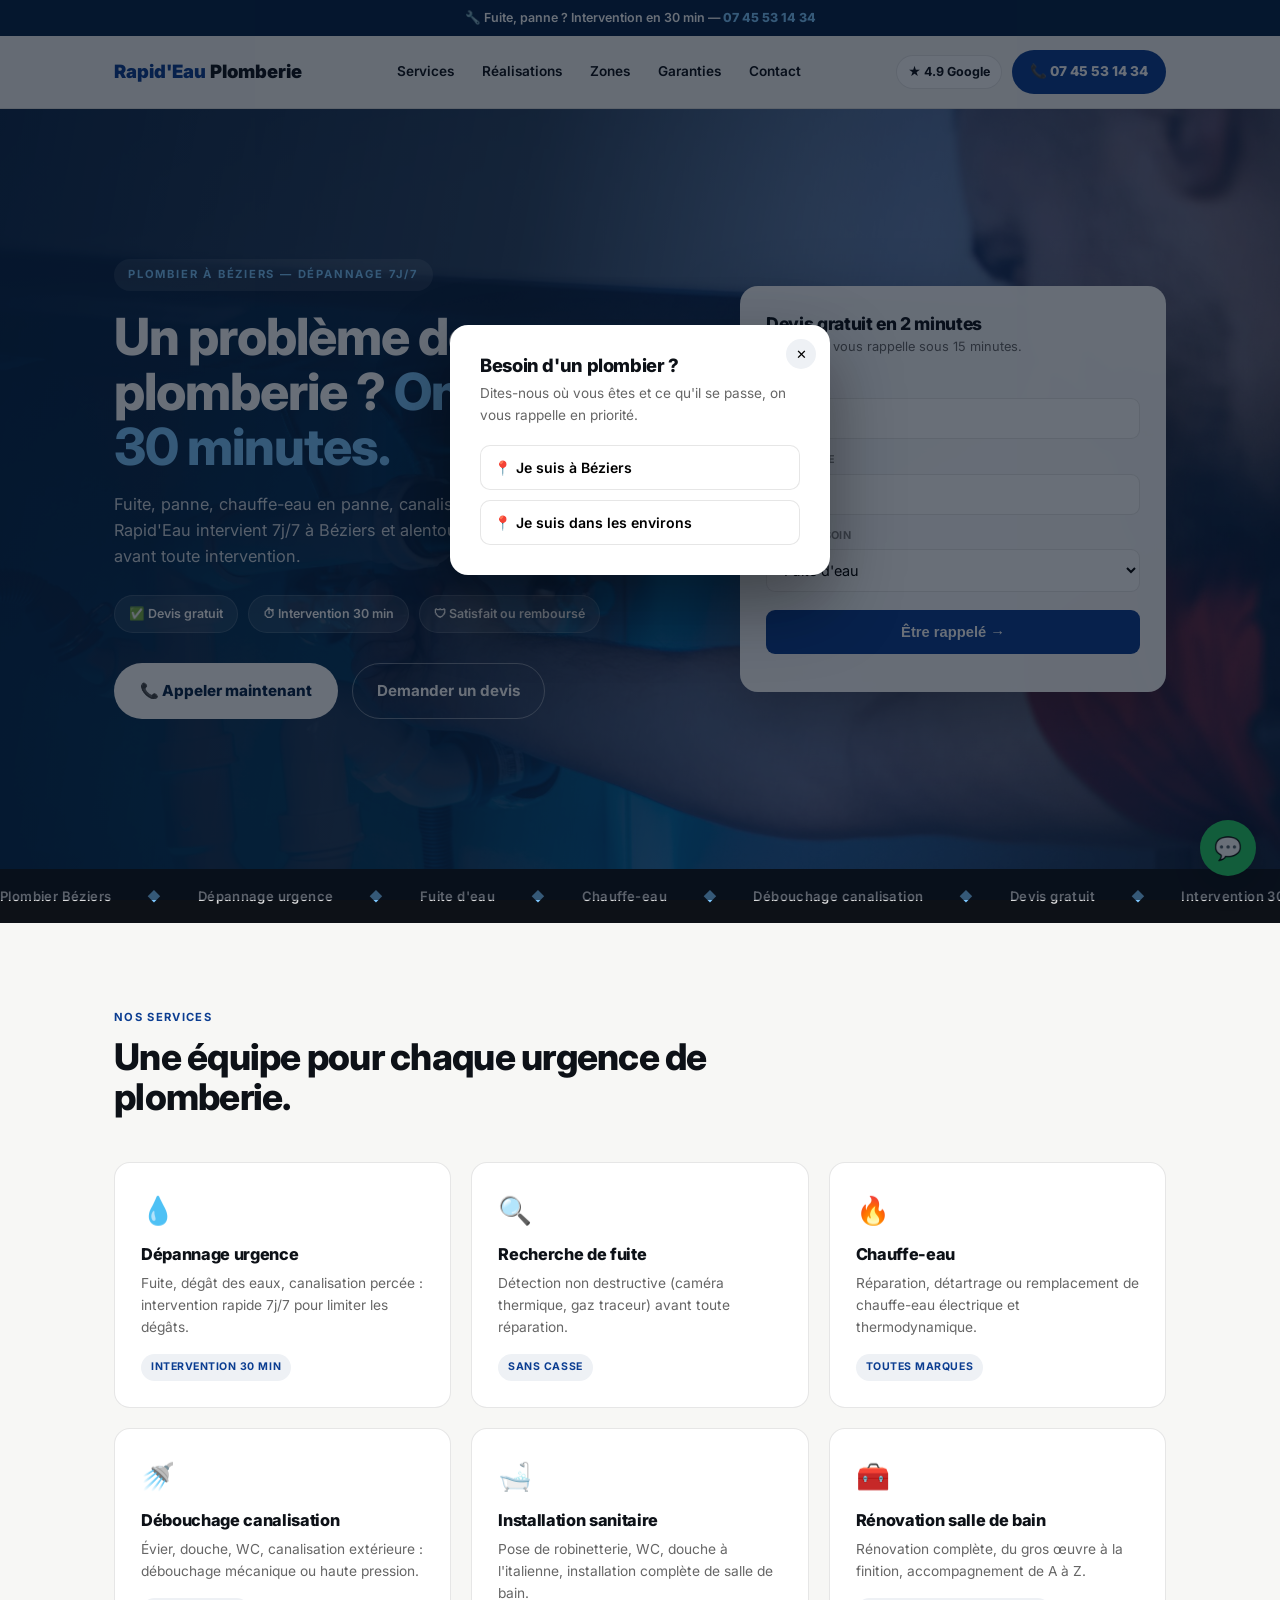
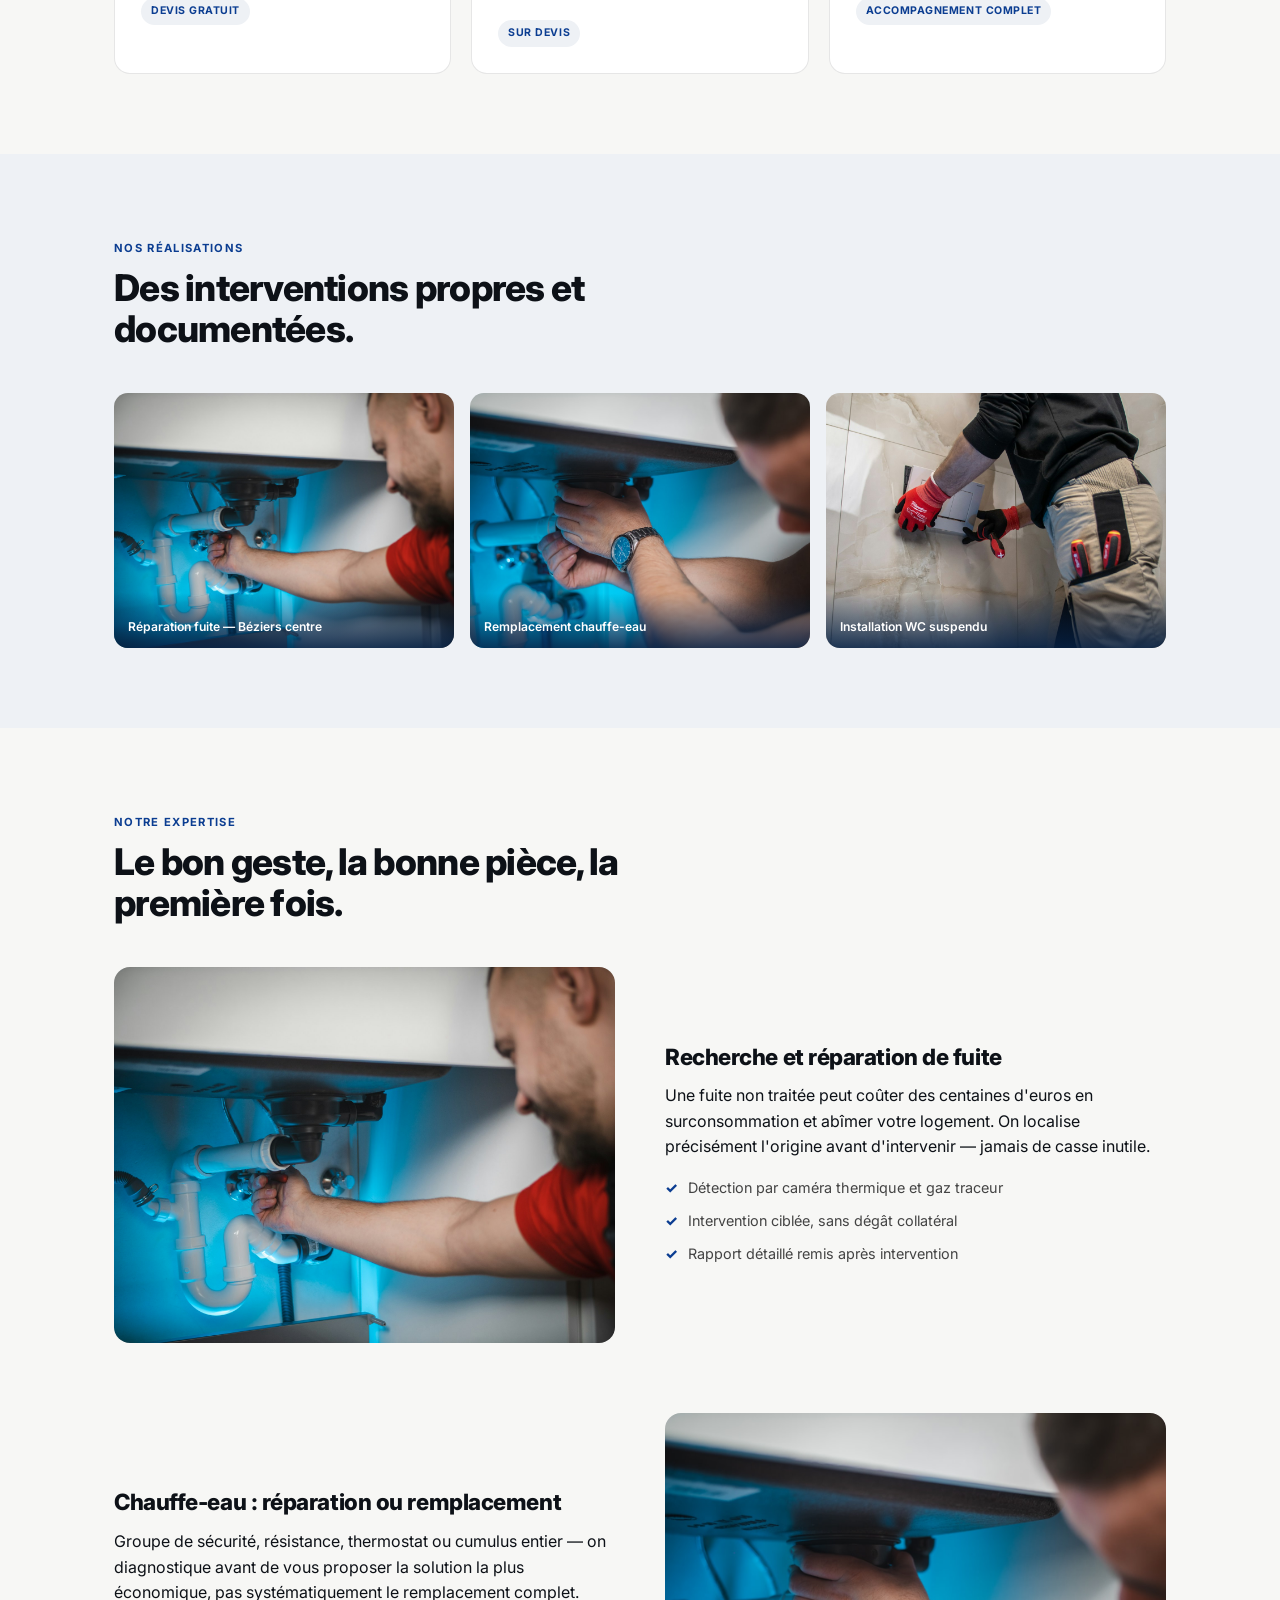
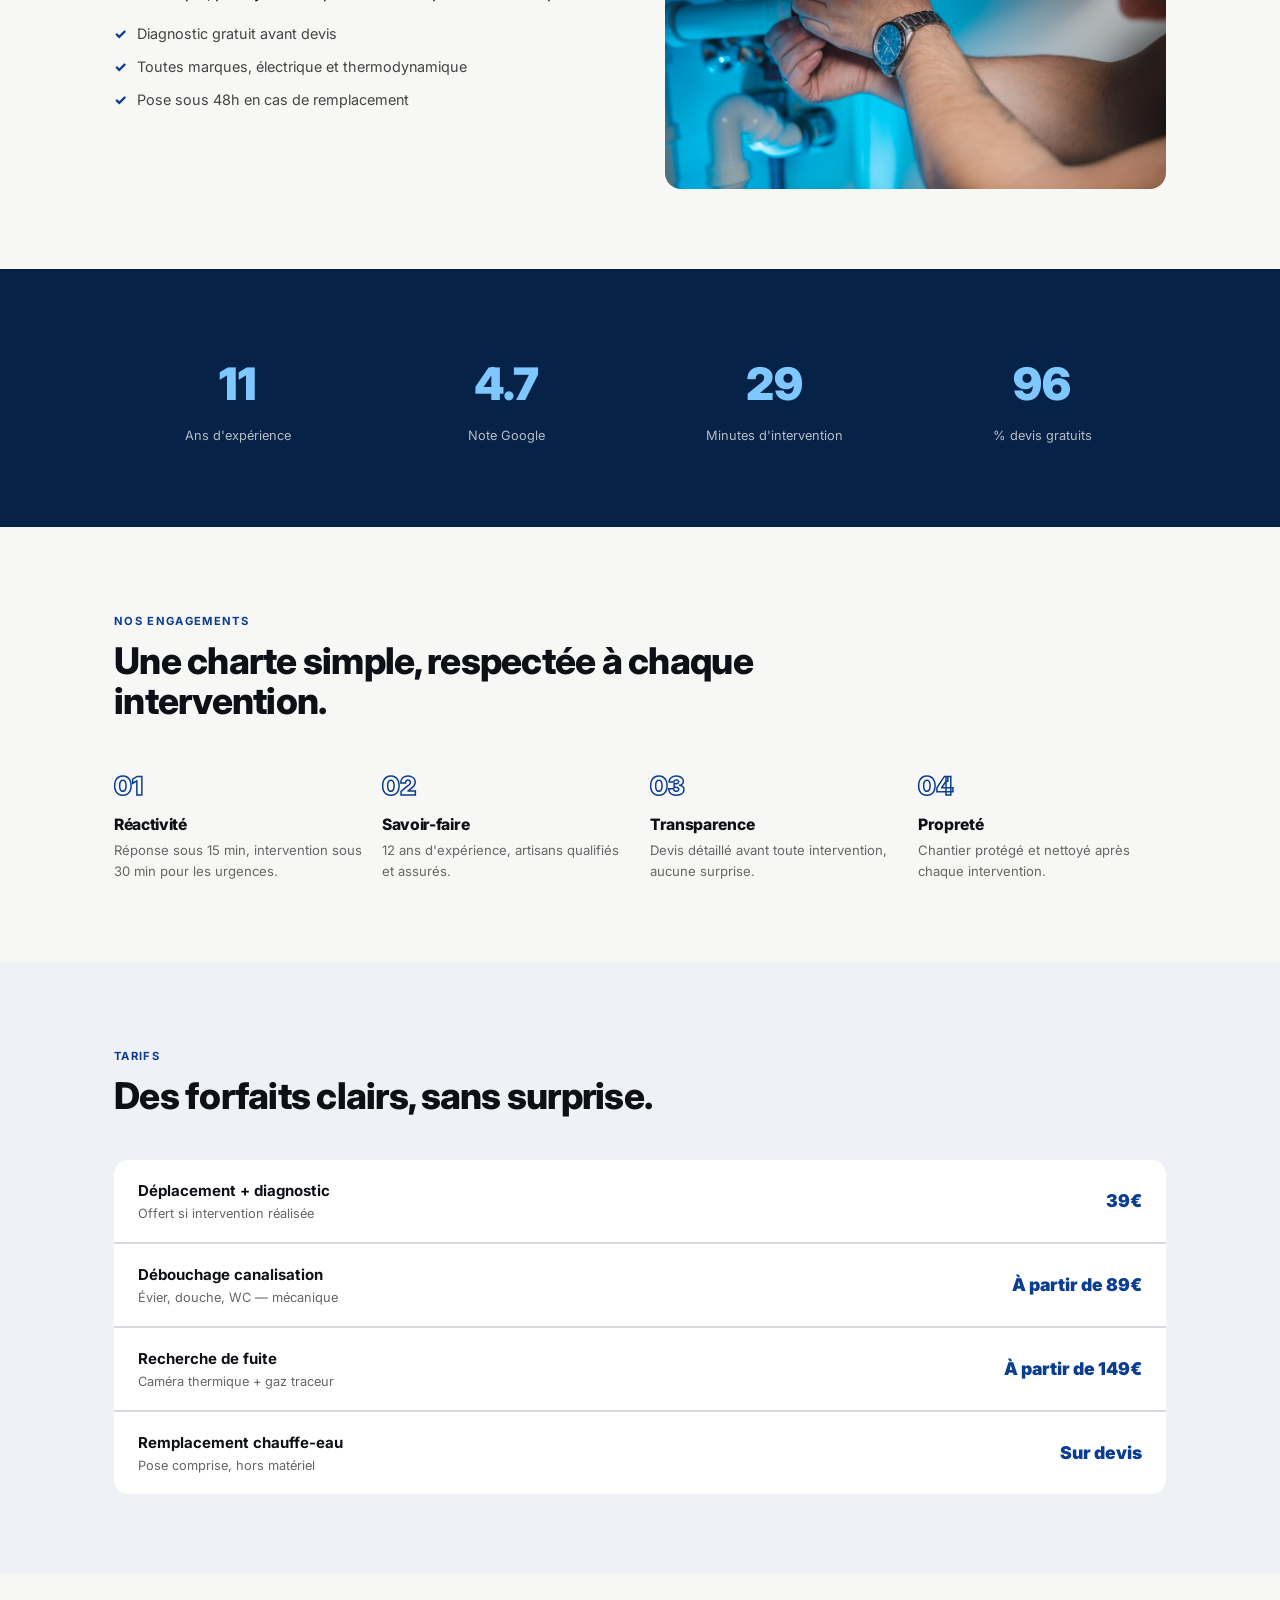
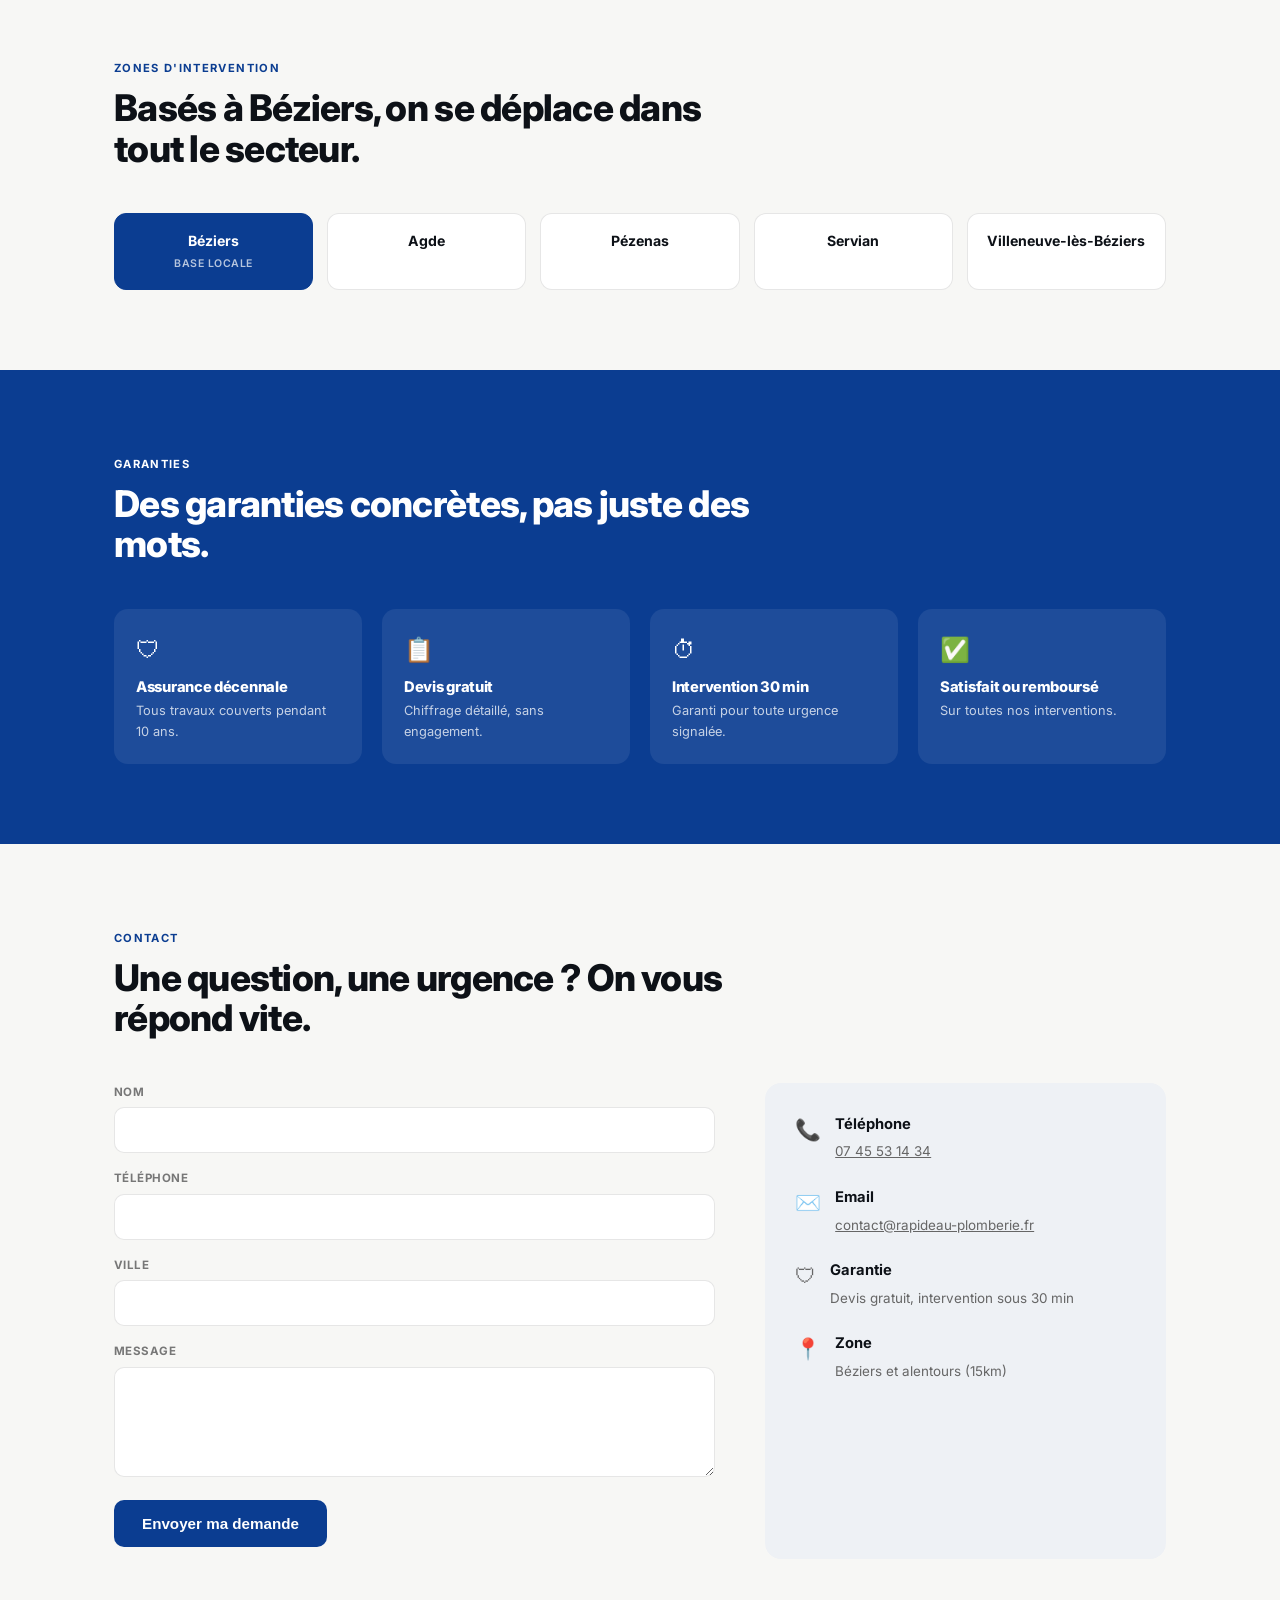
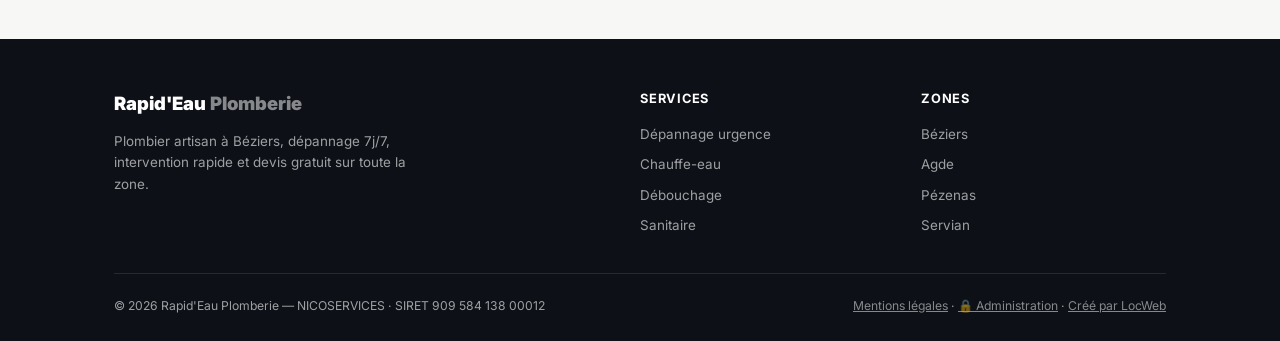
<file: index.html>
<!DOCTYPE html>
<html lang="fr">
<head>
<meta charset="UTF-8">
<meta name="viewport" content="width=device-width, initial-scale=1.0">
<title>Rapid'Eau Plomberie — Plombier à Béziers | Dépannage 7j/7</title>
<meta name="description" content="Rapid'Eau Plomberie — plombier à Béziers, dépannage 7j/7, intervention en 30 min, devis gratuit. Fuite, chauffe-eau, débouchage. 07 45 53 14 34.">
<meta property="og:title" content="Rapid'Eau Plomberie — Plombier à Béziers">
<meta property="og:description" content="Dépannage 7j/7, intervention en 30 min, devis gratuit.">
<meta property="og:type" content="website">
<meta property="og:image" content="assets/hero-plombier.jpg">
<meta name="twitter:card" content="summary_large_image">
<link rel="preconnect" href="https://fonts.googleapis.com">
<link rel="preconnect" href="https://fonts.gstatic.com" crossorigin>
<link href="https://fonts.googleapis.com/css2?family=Inter:wght@400;500;600;700;800;900&display=swap" rel="stylesheet">
<script type="application/ld+json">
{
  "@context": "https://schema.org",
  "@type": "Plumber",
  "name": "Rapid'Eau Plomberie",
  "image": "assets/hero-plombier.jpg",
  "telephone": "+33745531434",
  "address": { "@type": "PostalAddress", "addressLocality": "Béziers", "addressRegion": "Occitanie", "addressCountry": "FR" },
  "areaServed": ["Béziers", "Agde", "Pézenas", "Servian", "Villeneuve-lès-Béziers"],
  "openingHours": "Mo-Su 00:00-23:59",
  "aggregateRating": { "@type": "AggregateRating", "ratingValue": "4.9", "reviewCount": "127" }
}
</script>
<style>
:root{
  --blue:#0b3d91; --blue-dark:#062247; --blue-mid:#083166; --cyan:#7ec8ff;
  --ink:#0d1117; --paper:#f7f7f5; --paper2:#eef1f5; --line:rgba(13,13,15,.1);
  --sans:'Inter',sans-serif;
}
*{box-sizing:border-box;margin:0;padding:0;}
html{scroll-behavior:auto;}
body{font-family:var(--sans);color:var(--ink);background:var(--paper);line-height:1.6;overflow-x:hidden;}
img{max-width:100%;display:block;}
a{color:inherit;}
.container{max-width:1180px;margin:0 auto;padding:0 20px;}
@media(min-width:900px){.container{padding:0 5vw;}}
h1,h2,h3{font-weight:800;letter-spacing:-.02em;line-height:1.1;}
.tag{display:inline-block;font-size:.7rem;font-weight:700;text-transform:uppercase;letter-spacing:.12em;color:var(--blue);margin-bottom:10px;}

/* Bandeau urgence */
.urgence-bar{background:var(--blue-dark);color:#fff;text-align:center;font-size:.78rem;font-weight:600;padding:8px 16px;}
.urgence-bar a{color:var(--cyan);font-weight:800;text-decoration:none;}

/* Header sticky */
header{position:sticky;top:0;z-index:500;background:rgba(247,247,245,.92);backdrop-filter:blur(12px);border-bottom:1px solid var(--line);}
.nav-inner{display:flex;align-items:center;justify-content:space-between;padding:14px 20px;max-width:1180px;margin:0 auto;}
@media(min-width:900px){.nav-inner{padding:14px 5vw;}}
.logo{font-weight:900;font-size:1.15rem;color:var(--blue);text-decoration:none;white-space:nowrap;}
.logo span{color:var(--ink);}
nav.links{display:none;gap:28px;align-items:center;}
nav.links a{font-size:.85rem;font-weight:600;text-decoration:none;color:var(--ink);}
@media(min-width:860px){nav.links{display:flex;}}
.header-right{display:flex;align-items:center;gap:10px;}
.google-badge{display:none;align-items:center;gap:5px;font-size:.78rem;font-weight:700;color:var(--ink);background:#fff;border:1px solid var(--line);padding:6px 11px;border-radius:100px;text-decoration:none;}
@media(min-width:640px){.google-badge{display:inline-flex;}}
.tel-btn{display:inline-flex;align-items:center;gap:8px;background:var(--blue);color:#fff;font-weight:800;font-size:.85rem;padding:11px 18px;border-radius:100px;text-decoration:none;white-space:nowrap;}
.burger{display:flex;background:none;border:none;cursor:pointer;padding:6px;}
@media(min-width:860px){.burger{display:none;}}
.burger span{display:block;width:22px;height:2px;background:var(--ink);margin:4px 0;}

/* Hero */
.hero{position:relative;min-height:640px;display:flex;align-items:center;overflow:hidden;color:#fff;}
.hero-bg{position:absolute;inset:0;background-image:linear-gradient(100deg,rgba(6,34,71,.94) 0%,rgba(6,34,71,.82) 38%,rgba(11,61,145,.55) 65%,rgba(11,61,145,.35) 100%),url('assets/hero-plombier.jpg');background-size:cover;background-position:center 30%;}
.hero-inner{position:relative;z-index:2;display:grid;grid-template-columns:1.15fr .85fr;gap:50px;align-items:center;width:100%;padding:70px 20px;max-width:1180px;margin:0 auto;}
@media(min-width:900px){.hero-inner{padding:70px 5vw;}}
@media(max-width:900px){.hero-inner{grid-template-columns:1fr;gap:36px;padding:44px 20px 40px;}}
.hero-tag{display:inline-block;font-size:.7rem;font-weight:700;text-transform:uppercase;letter-spacing:.16em;color:var(--cyan);background:rgba(255,255,255,.1);padding:7px 14px;border-radius:100px;margin-bottom:18px;}
.hero h1{font-size:clamp(2rem,4.6vw,3.2rem);line-height:1.08;margin-bottom:16px;}
.hero h1 em{font-style:normal;color:var(--cyan);}
.hero-sub{font-size:1.02rem;color:rgba(255,255,255,.82);max-width:480px;margin-bottom:26px;line-height:1.6;}
.hero-badges{display:flex;flex-wrap:wrap;gap:10px;margin-bottom:30px;}
.hero-badge{display:flex;align-items:center;gap:7px;background:rgba(255,255,255,.1);border:1px solid rgba(255,255,255,.14);font-size:.78rem;font-weight:600;padding:8px 14px;border-radius:100px;}
.hero-cta-row{display:flex;flex-wrap:wrap;gap:14px;}
.btn-primary{display:inline-flex;align-items:center;gap:9px;background:#fff;color:var(--blue-dark);font-weight:800;font-size:.95rem;padding:16px 26px;border-radius:100px;text-decoration:none;}
.btn-outline{display:inline-flex;align-items:center;gap:9px;background:transparent;border:1.5px solid rgba(255,255,255,.4);color:#fff;font-weight:700;font-size:.95rem;padding:15px 24px;border-radius:100px;text-decoration:none;}

/* Mini form in hero */
.hero-form{position:relative;z-index:2;background:rgba(255,255,255,.97);color:var(--ink);border-radius:18px;padding:28px 26px;box-shadow:0 30px 70px rgba(0,0,0,.35);}
.hero-form h3{font-size:1.1rem;margin-bottom:4px;}
.hero-form p.sub{font-size:.8rem;color:#666;margin-bottom:18px;}
.hero-form .row{margin-bottom:12px;}
.hero-form label{display:block;font-size:.68rem;font-weight:700;text-transform:uppercase;letter-spacing:.04em;color:#888;margin-bottom:5px;}
.hero-form input,.hero-form select{width:100%;padding:11px 13px;border:1px solid var(--line);border-radius:9px;font-family:inherit;font-size:.9rem;background:#fff;}
.hero-form input:focus,.hero-form select:focus{outline:none;border-color:var(--blue);}
.hero-form button{width:100%;background:var(--blue);color:#fff;font-weight:800;font-size:.92rem;padding:14px;border:none;border-radius:9px;cursor:pointer;margin-top:6px;}
.hero-form button:hover{opacity:.92;}
.hero-form .status{font-size:.78rem;margin-top:10px;text-align:center;}

/* Marquee */
.marquee{background:var(--ink);color:#fff;overflow:hidden;white-space:nowrap;padding:14px 0;}
.marquee-track{display:inline-flex;gap:36px;animation:mq 26s linear infinite;}
.marquee span{font-size:.82rem;font-weight:600;letter-spacing:.03em;color:rgba(255,255,255,.85);}
.marquee .dot{color:var(--cyan);margin-left:36px;}
@keyframes mq{from{transform:translateX(0);}to{transform:translateX(-50%);}}
@media(prefers-reduced-motion:reduce){.marquee-track{animation:none;}}

/* Sections generic */
section{padding:80px 0;}
.s-head{margin-bottom:44px;max-width:640px;}
.s-head h2{font-size:clamp(1.6rem,3.2vw,2.3rem);}

/* Services */
.services-grid{display:grid;grid-template-columns:repeat(3,1fr);gap:20px;}
@media(max-width:900px){.services-grid{grid-template-columns:repeat(2,1fr);}}
@media(max-width:600px){.services-grid{grid-template-columns:1fr;}}
.service-card{background:#fff;border:1px solid var(--line);border-radius:16px;padding:26px;}
.service-card .ico{font-size:1.7rem;margin-bottom:14px;}
.service-card h3{font-size:1.02rem;margin-bottom:8px;}
.service-card p{font-size:.86rem;color:#666;margin-bottom:14px;}
.service-tag{display:inline-block;font-size:.66rem;font-weight:700;text-transform:uppercase;letter-spacing:.05em;color:var(--blue);background:var(--paper2);padding:5px 10px;border-radius:100px;}

/* Réalisations */
#realisations{background:var(--paper2);}
.real-grid{display:grid;grid-template-columns:repeat(3,1fr);gap:16px;}
@media(max-width:700px){.real-grid{grid-template-columns:1fr 1fr;}}
.real-item{border-radius:14px;overflow:hidden;aspect-ratio:4/3;position:relative;}
.real-item img{width:100%;height:100%;object-fit:cover;}
.real-item .cap{position:absolute;bottom:0;left:0;right:0;background:linear-gradient(transparent,rgba(6,34,71,.85));color:#fff;font-size:.76rem;font-weight:600;padding:24px 14px 12px;}

/* Expertise blocs */
.expertise-bloc{display:grid;grid-template-columns:1fr 1fr;gap:50px;align-items:center;margin-bottom:70px;}
.expertise-bloc:last-child{margin-bottom:0;}
.expertise-bloc.rev>.expertise-img{order:2;}
@media(max-width:800px){.expertise-bloc{grid-template-columns:1fr;gap:24px;}.expertise-bloc.rev>.expertise-img{order:0;}}
.expertise-img{border-radius:16px;overflow:hidden;aspect-ratio:4/3;}
.expertise-img img{width:100%;height:100%;object-fit:cover;}
.expertise-txt h3{font-size:1.4rem;margin-bottom:14px;}
.expertise-txt ul{list-style:none;display:flex;flex-direction:column;gap:10px;margin-top:16px;}
.expertise-txt li{font-size:.9rem;color:#444;display:flex;gap:10px;align-items:flex-start;}
.expertise-txt li::before{content:'✓';color:var(--blue);font-weight:800;flex-shrink:0;}

/* Chiffres */
#chiffres{background:var(--blue-dark);color:#fff;}
.chiffres-grid{display:grid;grid-template-columns:repeat(4,1fr);gap:20px;text-align:center;}
@media(max-width:700px){.chiffres-grid{grid-template-columns:1fr 1fr;}}
.chiffre-num{font-size:clamp(2rem,4vw,2.8rem);font-weight:900;color:var(--cyan);}
.chiffre-lbl{font-size:.8rem;color:rgba(255,255,255,.7);margin-top:6px;}

/* Charte */
.charte-grid{display:grid;grid-template-columns:repeat(4,1fr);gap:20px;}
@media(max-width:800px){.charte-grid{grid-template-columns:1fr 1fr;}}
.charte-item{text-align:left;}
.charte-num{font-family:var(--sans);font-weight:900;font-size:1.6rem;color:var(--paper2);-webkit-text-stroke:1.5px var(--blue);color:transparent;display:block;margin-bottom:10px;}
.charte-item h3{font-size:.98rem;margin-bottom:6px;}
.charte-item p{font-size:.82rem;color:#666;}

/* Tarifs */
#tarifs{background:var(--paper2);}
.tarifs-list{display:flex;flex-direction:column;gap:2px;background:var(--line);border-radius:14px;overflow:hidden;}
.tarif-row{background:#fff;display:flex;justify-content:space-between;align-items:center;padding:18px 24px;flex-wrap:wrap;gap:6px;}
.tarif-row .name{font-weight:700;font-size:.94rem;}
.tarif-row .desc{font-size:.8rem;color:#666;display:block;}
.tarif-row .price{font-weight:900;font-size:1.1rem;color:var(--blue);white-space:nowrap;}

/* Zones */
.zones-grid{display:grid;grid-template-columns:repeat(5,1fr);gap:14px;}
@media(max-width:800px){.zones-grid{grid-template-columns:repeat(2,1fr);}}
.zone-item{background:#fff;border:1px solid var(--line);border-radius:12px;padding:16px;text-align:center;font-weight:700;font-size:.88rem;}
.zone-item.base{background:var(--blue);color:#fff;border-color:var(--blue);}
.zone-item .sub{display:block;font-size:.66rem;font-weight:600;text-transform:uppercase;letter-spacing:.05em;opacity:.7;margin-top:3px;}

/* Garanties */
#garanties{background:var(--blue);color:#fff;}
.garanties-grid{display:grid;grid-template-columns:repeat(4,1fr);gap:20px;}
@media(max-width:800px){.garanties-grid{grid-template-columns:1fr 1fr;}}
.garantie-card{background:rgba(255,255,255,.08);border-radius:14px;padding:22px;}
.garantie-card .ico{font-size:1.5rem;margin-bottom:10px;}
.garantie-card h3{font-size:.92rem;margin-bottom:6px;}
.garantie-card p{font-size:.8rem;color:rgba(255,255,255,.75);}

/* Contact */
.contact-grid{display:grid;grid-template-columns:1.2fr .8fr;gap:50px;}
@media(max-width:800px){.contact-grid{grid-template-columns:1fr;}}
.contact-form .row{margin-bottom:16px;}
.contact-form label{display:block;font-size:.72rem;font-weight:700;text-transform:uppercase;letter-spacing:.04em;color:#777;margin-bottom:6px;}
.contact-form input,.contact-form textarea{width:100%;padding:13px 15px;border:1px solid var(--line);border-radius:10px;font-family:inherit;font-size:.92rem;}
.contact-form textarea{min-height:110px;resize:vertical;}
.contact-form button{background:var(--blue);color:#fff;font-weight:800;font-size:.95rem;padding:15px 28px;border:none;border-radius:10px;cursor:pointer;}
.contact-side{background:var(--paper2);border-radius:16px;padding:30px;}
.contact-side .item{display:flex;gap:14px;margin-bottom:22px;}
.contact-side .item:last-child{margin-bottom:0;}
.contact-side .item .ico{font-size:1.3rem;}
.contact-side .item strong{display:block;font-size:.92rem;margin-bottom:2px;}
.contact-side .item span{font-size:.84rem;color:#666;}

/* Footer */
footer{background:var(--ink);color:rgba(255,255,255,.6);padding:50px 0 26px;font-size:.84rem;}
.footer-grid{display:grid;grid-template-columns:2fr 1fr 1fr;gap:36px;margin-bottom:36px;}
@media(max-width:700px){.footer-grid{grid-template-columns:1fr;gap:26px;}}
.footer-grid h4{color:#fff;font-size:.8rem;text-transform:uppercase;letter-spacing:.06em;margin-bottom:14px;}
.footer-grid ul{list-style:none;display:flex;flex-direction:column;gap:9px;}
.footer-grid a{text-decoration:none;color:rgba(255,255,255,.6);}
.footer-bottom{border-top:1px solid rgba(255,255,255,.1);padding-top:22px;display:flex;justify-content:space-between;flex-wrap:wrap;gap:10px;font-size:.76rem;}
.footer-bottom a{text-decoration:underline;color:rgba(255,255,255,.5);}

/* Floating */
.wa-float{position:fixed;bottom:24px;right:24px;z-index:600;background:#25d366;color:#fff;width:56px;height:56px;border-radius:50%;display:flex;align-items:center;justify-content:center;text-decoration:none;box-shadow:0 10px 26px rgba(0,0,0,.3);font-size:1.4rem;}
.top-btn{position:fixed;bottom:24px;left:24px;z-index:600;background:#fff;border:1px solid var(--line);width:44px;height:44px;border-radius:50%;display:flex;align-items:center;justify-content:center;cursor:pointer;opacity:0;pointer-events:none;transition:opacity .25s;font-size:1.1rem;}
.top-btn.show{opacity:1;pointer-events:auto;}

/* Reveal */
.rv{opacity:0;transform:translateY(24px);transition:opacity .7s cubic-bezier(.16,1,.3,1),transform .7s cubic-bezier(.16,1,.3,1);}
.rv.on{opacity:1;transform:none;}
@media(prefers-reduced-motion:reduce){.rv{opacity:1;transform:none;}}

/* Popup lead */
.lead-popup{position:fixed;inset:0;z-index:9000;display:flex;align-items:center;justify-content:center;padding:20px;opacity:0;pointer-events:none;transition:opacity .3s;}
.lead-popup.open{opacity:1;pointer-events:auto;}
.lead-popup-bg{position:absolute;inset:0;background:rgba(6,15,30,.6);}
.lead-popup-box{position:relative;background:#fff;border-radius:18px;padding:30px;max-width:380px;width:100%;box-shadow:0 30px 70px rgba(0,0,0,.4);}
.lead-popup-box h3{font-size:1.15rem;margin-bottom:8px;}
.lead-popup-box p{font-size:.85rem;color:#666;margin-bottom:18px;}
.lead-popup-close{position:absolute;top:14px;right:14px;background:var(--paper2);border:none;width:30px;height:30px;border-radius:50%;cursor:pointer;}
.lead-choice{display:flex;flex-direction:column;gap:10px;}
.lead-choice button{padding:13px;border-radius:10px;border:1px solid var(--line);background:#fff;font-family:inherit;font-size:.88rem;font-weight:600;cursor:pointer;text-align:left;}
.lead-choice button:hover{border-color:var(--blue);}

/* Mobile nav panel */
.mobile-panel{position:fixed;top:0;left:0;right:0;bottom:0;z-index:900;background:#fff;transform:translateX(100%);transition:transform .3s;padding:90px 30px 30px;}
.mobile-panel.open{transform:translateX(0);}
.mobile-panel a{display:block;padding:16px 0;font-size:1.1rem;font-weight:700;border-bottom:1px solid var(--line);text-decoration:none;color:var(--ink);}
.mobile-panel-close{position:absolute;top:20px;right:20px;background:none;border:none;font-size:1.6rem;cursor:pointer;}
</style>
</head>
<body>

<div class="urgence-bar">🔧 Fuite, panne ? Intervention en 30 min — <a href="tel:0745531434">07 45 53 14 34</a></div>

<header>
  <div class="nav-inner">
    <a href="#" class="logo">Rapid'Eau <span>Plomberie</span></a>
    <nav class="links">
      <a href="#services">Services</a>
      <a href="#realisations">Réalisations</a>
      <a href="#zones">Zones</a>
      <a href="#garanties">Garanties</a>
      <a href="#contact">Contact</a>
    </nav>
    <div class="header-right">
      <a href="https://www.google.com/maps" target="_blank" rel="noopener" class="google-badge">★ 4.9 Google</a>
      <a href="tel:0745531434" class="tel-btn">📞 07 45 53 14 34</a>
      <button class="burger" id="burgerBtn" aria-label="Menu"><span></span><span></span><span></span></button>
    </div>
  </div>
</header>

<div class="mobile-panel" id="mobilePanel">
  <button class="mobile-panel-close" id="mobilePanelClose" aria-label="Fermer">✕</button>
  <a href="#services">Services</a>
  <a href="#realisations">Réalisations</a>
  <a href="#zones">Zones</a>
  <a href="#garanties">Garanties</a>
  <a href="#contact">Contact</a>
  <a href="tel:0745531434">📞 07 45 53 14 34</a>
</div>

<!-- HERO -->
<section class="hero">
  <div class="hero-bg" aria-hidden="true"></div>
  <div class="hero-inner">
    <div>
      <span class="hero-tag" data-editable-zone="hero_tag">Plombier à Béziers — dépannage 7j/7</span>
      <h1><span data-editable-zone="hero_titre">Un problème de plomberie ?</span> <em data-editable-zone="hero_titre_accent">On arrive en 30 minutes.</em></h1>
      <p class="hero-sub" data-editable-zone="hero_sous_titre">Fuite, panne, chauffe-eau en panne, canalisation bouchée : Rapid'Eau intervient 7j/7 à Béziers et alentours, devis gratuit avant toute intervention.</p>
      <div class="hero-badges">
        <span class="hero-badge">✅ Devis gratuit</span>
        <span class="hero-badge">⏱ Intervention 30 min</span>
        <span class="hero-badge">🛡 Satisfait ou remboursé</span>
      </div>
      <div class="hero-cta-row">
        <a href="tel:0745531434" class="btn-primary">📞 Appeler maintenant</a>
        <a href="#contact" class="btn-outline">Demander un devis</a>
      </div>
    </div>
    <form class="hero-form" id="quick-form">
      <h3>Devis gratuit en 2 minutes</h3>
      <p class="sub">Un artisan vous rappelle sous 15 minutes.</p>
      <div class="row">
        <label>Nom</label>
        <input type="text" name="nom" required>
      </div>
      <div class="row">
        <label>Téléphone</label>
        <input type="tel" name="telephone" required>
      </div>
      <div class="row">
        <label>Votre besoin</label>
        <select name="besoin">
          <option>Fuite d'eau</option>
          <option>Panne chauffe-eau</option>
          <option>Canalisation bouchée</option>
          <option>Installation sanitaire</option>
          <option>Autre demande</option>
        </select>
      </div>
      <button type="submit">Être rappelé →</button>
      <p class="status" id="quick-form-status"></p>
    </form>
  </div>
</section>

<!-- MARQUEE -->
<div class="marquee" aria-hidden="true">
  <div class="marquee-track">
    <span>Plombier Béziers<span class="dot">◆</span></span>
    <span>Dépannage urgence<span class="dot">◆</span></span>
    <span>Fuite d'eau<span class="dot">◆</span></span>
    <span>Chauffe-eau<span class="dot">◆</span></span>
    <span>Débouchage canalisation<span class="dot">◆</span></span>
    <span>Devis gratuit<span class="dot">◆</span></span>
    <span>Intervention 30 min<span class="dot">◆</span></span>
    <span>Plombier Béziers<span class="dot">◆</span></span>
    <span>Dépannage urgence<span class="dot">◆</span></span>
    <span>Fuite d'eau<span class="dot">◆</span></span>
    <span>Chauffe-eau<span class="dot">◆</span></span>
    <span>Débouchage canalisation<span class="dot">◆</span></span>
    <span>Devis gratuit<span class="dot">◆</span></span>
    <span>Intervention 30 min<span class="dot">◆</span></span>
  </div>
</div>

<!-- SERVICES -->
<section id="services">
  <div class="container">
    <div class="s-head rv">
      <span class="tag">Nos services</span>
      <h2>Une équipe pour chaque urgence de plomberie.</h2>
    </div>
    <div class="services-grid">
      <div class="service-card rv">
        <div class="ico">💧</div>
        <h3 data-editable-zone="service_1_titre">Dépannage urgence</h3>
        <p data-editable-zone="service_1_desc">Fuite, dégât des eaux, canalisation percée : intervention rapide 7j/7 pour limiter les dégâts.</p>
        <span class="service-tag">Intervention 30 min</span>
      </div>
      <div class="service-card rv">
        <div class="ico">🔍</div>
        <h3 data-editable-zone="service_2_titre">Recherche de fuite</h3>
        <p data-editable-zone="service_2_desc">Détection non destructive (caméra thermique, gaz traceur) avant toute réparation.</p>
        <span class="service-tag">Sans casse</span>
      </div>
      <div class="service-card rv">
        <div class="ico">🔥</div>
        <h3 data-editable-zone="service_3_titre">Chauffe-eau</h3>
        <p data-editable-zone="service_3_desc">Réparation, détartrage ou remplacement de chauffe-eau électrique et thermodynamique.</p>
        <span class="service-tag">Toutes marques</span>
      </div>
      <div class="service-card rv">
        <div class="ico">🚿</div>
        <h3 data-editable-zone="service_4_titre">Débouchage canalisation</h3>
        <p data-editable-zone="service_4_desc">Évier, douche, WC, canalisation extérieure : débouchage mécanique ou haute pression.</p>
        <span class="service-tag">Devis gratuit</span>
      </div>
      <div class="service-card rv">
        <div class="ico">🛁</div>
        <h3 data-editable-zone="service_5_titre">Installation sanitaire</h3>
        <p data-editable-zone="service_5_desc">Pose de robinetterie, WC, douche à l'italienne, installation complète de salle de bain.</p>
        <span class="service-tag">Sur devis</span>
      </div>
      <div class="service-card rv">
        <div class="ico">🧰</div>
        <h3 data-editable-zone="service_6_titre">Rénovation salle de bain</h3>
        <p data-editable-zone="service_6_desc">Rénovation complète, du gros œuvre à la finition, accompagnement de A à Z.</p>
        <span class="service-tag">Accompagnement complet</span>
      </div>
    </div>
  </div>
</section>

<!-- RÉALISATIONS -->
<section id="realisations">
  <div class="container">
    <div class="s-head rv">
      <span class="tag">Nos réalisations</span>
      <h2>Des interventions propres et documentées.</h2>
    </div>
    <div class="real-grid">
      <div class="real-item rv"><img src="assets/hero-plombier.jpg" alt="Réparation sous évier, Béziers" loading="lazy"><span class="cap">Réparation fuite — Béziers centre</span></div>
      <div class="real-item rv"><img src="assets/chauffe-eau.jpg" alt="Réparation chauffe-eau" loading="lazy"><span class="cap">Remplacement chauffe-eau</span></div>
      <div class="real-item rv"><img src="assets/sanitaire.jpg" alt="Installation sanitaire" loading="lazy"><span class="cap">Installation WC suspendu</span></div>
    </div>
  </div>
</section>

<!-- EXPERTISE -->
<section>
  <div class="container">
    <div class="s-head rv">
      <span class="tag">Notre expertise</span>
      <h2>Le bon geste, la bonne pièce, la première fois.</h2>
    </div>
    <div class="expertise-bloc rv">
      <div class="expertise-img"><img src="assets/hero-plombier.jpg" alt="Recherche de fuite" loading="lazy"></div>
      <div class="expertise-txt">
        <h3>Recherche et réparation de fuite</h3>
        <p>Une fuite non traitée peut coûter des centaines d'euros en surconsommation et abîmer votre logement. On localise précisément l'origine avant d'intervenir — jamais de casse inutile.</p>
        <ul>
          <li>Détection par caméra thermique et gaz traceur</li>
          <li>Intervention ciblée, sans dégât collatéral</li>
          <li>Rapport détaillé remis après intervention</li>
        </ul>
      </div>
    </div>
    <div class="expertise-bloc rv rev">
      <div class="expertise-img"><img src="assets/chauffe-eau.jpg" alt="Réparation chauffe-eau" loading="lazy"></div>
      <div class="expertise-txt">
        <h3>Chauffe-eau : réparation ou remplacement</h3>
        <p>Groupe de sécurité, résistance, thermostat ou cumulus entier — on diagnostique avant de vous proposer la solution la plus économique, pas systématiquement le remplacement complet.</p>
        <ul>
          <li>Diagnostic gratuit avant devis</li>
          <li>Toutes marques, électrique et thermodynamique</li>
          <li>Pose sous 48h en cas de remplacement</li>
        </ul>
      </div>
    </div>
  </div>
</section>

<!-- CHIFFRES -->
<section id="chiffres">
  <div class="container">
    <div class="chiffres-grid">
      <div class="rv"><div class="chiffre-num" data-compteur="12">0</div><div class="chiffre-lbl">Ans d'expérience</div></div>
      <div class="rv"><div class="chiffre-num" data-compteur="4.9" data-decimal="1">0</div><div class="chiffre-lbl">Note Google</div></div>
      <div class="rv"><div class="chiffre-num" data-compteur="30">0</div><div class="chiffre-lbl">Minutes d'intervention</div></div>
      <div class="rv"><div class="chiffre-num" data-compteur="100">0</div><div class="chiffre-lbl">% devis gratuits</div></div>
    </div>
  </div>
</section>

<!-- CHARTE -->
<section>
  <div class="container">
    <div class="s-head rv">
      <span class="tag">Nos engagements</span>
      <h2>Une charte simple, respectée à chaque intervention.</h2>
    </div>
    <div class="charte-grid">
      <div class="charte-item rv"><span class="charte-num">01</span><h3>Réactivité</h3><p>Réponse sous 15 min, intervention sous 30 min pour les urgences.</p></div>
      <div class="charte-item rv"><span class="charte-num">02</span><h3>Savoir-faire</h3><p>12 ans d'expérience, artisans qualifiés et assurés.</p></div>
      <div class="charte-item rv"><span class="charte-num">03</span><h3>Transparence</h3><p>Devis détaillé avant toute intervention, aucune surprise.</p></div>
      <div class="charte-item rv"><span class="charte-num">04</span><h3>Propreté</h3><p>Chantier protégé et nettoyé après chaque intervention.</p></div>
    </div>
  </div>
</section>

<!-- TARIFS -->
<section id="tarifs">
  <div class="container">
    <div class="s-head rv">
      <span class="tag">Tarifs</span>
      <h2>Des forfaits clairs, sans surprise.</h2>
    </div>
    <div class="tarifs-list rv">
      <div class="tarif-row">
        <div><span class="name">Déplacement + diagnostic</span><span class="desc">Offert si intervention réalisée</span></div>
        <span class="price" data-editable-zone="prix_diagnostic">39€</span>
      </div>
      <div class="tarif-row">
        <div><span class="name">Débouchage canalisation</span><span class="desc">Évier, douche, WC — mécanique</span></div>
        <span class="price" data-editable-zone="prix_debouchage">À partir de 89€</span>
      </div>
      <div class="tarif-row">
        <div><span class="name">Recherche de fuite</span><span class="desc">Caméra thermique + gaz traceur</span></div>
        <span class="price" data-editable-zone="prix_recherche">À partir de 149€</span>
      </div>
      <div class="tarif-row">
        <div><span class="name">Remplacement chauffe-eau</span><span class="desc">Pose comprise, hors matériel</span></div>
        <span class="price" data-editable-zone="prix_chauffeeau">Sur devis</span>
      </div>
    </div>
  </div>
</section>

<!-- ZONES -->
<section id="zones">
  <div class="container">
    <div class="s-head rv">
      <span class="tag">Zones d'intervention</span>
      <h2>Basés à Béziers, on se déplace dans tout le secteur.</h2>
    </div>
    <div class="zones-grid rv">
      <div class="zone-item base">Béziers<span class="sub">Base locale</span></div>
      <div class="zone-item">Agde</div>
      <div class="zone-item">Pézenas</div>
      <div class="zone-item">Servian</div>
      <div class="zone-item">Villeneuve-lès-Béziers</div>
    </div>
  </div>
</section>

<!-- GARANTIES -->
<section id="garanties">
  <div class="container">
    <div class="s-head rv">
      <span class="tag" style="color:#fff;">Garanties</span>
      <h2>Des garanties concrètes, pas juste des mots.</h2>
    </div>
    <div class="garanties-grid">
      <div class="garantie-card rv"><div class="ico">🛡</div><h3>Assurance décennale</h3><p>Tous travaux couverts pendant 10 ans.</p></div>
      <div class="garantie-card rv"><div class="ico">📋</div><h3>Devis gratuit</h3><p>Chiffrage détaillé, sans engagement.</p></div>
      <div class="garantie-card rv"><div class="ico">⏱</div><h3>Intervention 30 min</h3><p>Garanti pour toute urgence signalée.</p></div>
      <div class="garantie-card rv"><div class="ico">✅</div><h3>Satisfait ou remboursé</h3><p>Sur toutes nos interventions.</p></div>
    </div>
  </div>
</section>

<!-- CONTACT -->
<section id="contact">
  <div class="container">
    <div class="s-head rv">
      <span class="tag">Contact</span>
      <h2>Une question, une urgence ? On vous répond vite.</h2>
    </div>
    <div class="contact-grid">
      <form class="contact-form rv" id="contact-form">
        <div class="row">
          <label>Nom</label>
          <input type="text" name="nom" required>
        </div>
        <div class="row">
          <label>Téléphone</label>
          <input type="tel" name="telephone" required>
        </div>
        <div class="row">
          <label>Ville</label>
          <input type="text" name="ville">
        </div>
        <div class="row">
          <label>Message</label>
          <textarea name="message" required></textarea>
        </div>
        <button type="submit">Envoyer ma demande</button>
        <p class="status" id="contact-form-status" style="margin-top:12px;font-size:.85rem;"></p>
      </form>
      <div class="contact-side rv">
        <div class="item"><span class="ico">📞</span><div><strong>Téléphone</strong><span><a href="tel:0745531434" data-editable-tel="tel_contact">07 45 53 14 34</a></span></div></div>
        <div class="item"><span class="ico">✉️</span><div><strong>Email</strong><span><a href="mailto:contact@rapideau-plomberie.fr" data-editable-mailto="email_contact">contact@rapideau-plomberie.fr</a></span></div></div>
        <div class="item"><span class="ico">🛡</span><div><strong>Garantie</strong><span>Devis gratuit, intervention sous 30 min</span></div></div>
        <div class="item"><span class="ico">📍</span><div><strong>Zone</strong><span>Béziers et alentours (15km)</span></div></div>
      </div>
    </div>
  </div>
</section>

<a href="https://wa.me/33745531434" class="wa-float" target="_blank" rel="noopener" aria-label="WhatsApp">💬</a>
<button class="top-btn" id="topBtn" aria-label="Retour en haut">↑</button>

<!-- POPUP LEAD -->
<div class="lead-popup" id="leadPopup" aria-hidden="true">
  <div class="lead-popup-bg" id="leadPopupBg"></div>
  <div class="lead-popup-box">
    <button class="lead-popup-close" id="leadPopupClose" aria-label="Fermer">✕</button>
    <h3>Besoin d'un plombier ?</h3>
    <p>Dites-nous où vous êtes et ce qu'il se passe, on vous rappelle en priorité.</p>
    <div class="lead-choice" id="leadChoiceStep">
      <button data-val="Béziers">📍 Je suis à Béziers</button>
      <button data-val="Alentours">📍 Je suis dans les environs</button>
    </div>
  </div>
</div>

<footer>
  <div class="container">
    <div class="footer-grid">
      <div>
        <div class="logo" style="color:#fff;">Rapid'Eau <span style="color:rgba(255,255,255,.5);">Plomberie</span></div>
        <p style="margin-top:12px;max-width:320px;" data-editable-zone="footer_description">Plombier artisan à Béziers, dépannage 7j/7, intervention rapide et devis gratuit sur toute la zone.</p>
      </div>
      <div>
        <h4>Services</h4>
        <ul>
          <li><a href="#services">Dépannage urgence</a></li>
          <li><a href="#services">Chauffe-eau</a></li>
          <li><a href="#services">Débouchage</a></li>
          <li><a href="#services">Sanitaire</a></li>
        </ul>
      </div>
      <div>
        <h4>Zones</h4>
        <ul>
          <li><a href="#zones">Béziers</a></li>
          <li><a href="#zones">Agde</a></li>
          <li><a href="#zones">Pézenas</a></li>
          <li><a href="#zones">Servian</a></li>
        </ul>
      </div>
    </div>
    <div class="footer-bottom">
      <span>© 2026 Rapid'Eau Plomberie — NICOSERVICES · SIRET 909 584 138 00012</span>
      <span>
        <button type="button" id="mentionsLink" style="background:none;border:none;color:rgba(255,255,255,.5);text-decoration:underline;cursor:pointer;font:inherit;">Mentions légales</button>
        · <a href="https://admin.locweb.fr">🔒 Administration</a>
        · <a href="https://locweb.fr" target="_blank" rel="noopener">Créé par LocWeb</a>
      </span>
    </div>
  </div>
</footer>

<div class="lead-popup" id="legalModal" aria-hidden="true">
  <div class="lead-popup-bg" id="legalBg"></div>
  <div class="lead-popup-box">
    <button class="lead-popup-close" id="legalClose" aria-label="Fermer">✕</button>
    <h3>Mentions légales</h3>
    <p style="font-size:.82rem;line-height:1.6;">Rapid'Eau Plomberie (NICOSERVICES, à titre de démonstration) · Site exemple réalisé par LocWeb, ne correspond à aucune entreprise réelle. SIRET, coordonnées et avis clients fictifs à des fins de démonstration uniquement.</p>
  </div>
</div>

<script>
  window.LOCWEB_CONFIG = { supabaseUrl: '', supabaseAnonKey: '', clientId: '' };
</script>
<script src="contenu-loader.js" defer></script>

<script>
// Burger mobile
(function(){
  const btn = document.getElementById('burgerBtn');
  const panel = document.getElementById('mobilePanel');
  const close = document.getElementById('mobilePanelClose');
  if(!btn) return;
  btn.addEventListener('click', () => panel.classList.add('open'));
  close.addEventListener('click', () => panel.classList.remove('open'));
  panel.querySelectorAll('a').forEach(a => a.addEventListener('click', () => panel.classList.remove('open')));
})();

// Reveal on scroll
(function(){
  const io = new IntersectionObserver((entries) => {
    entries.forEach(e => { if(e.isIntersecting){ e.target.classList.add('on'); io.unobserve(e.target); } });
  }, { threshold: .1, rootMargin: '0px 0px -40px 0px' });
  document.querySelectorAll('.rv').forEach(el => io.observe(el));
})();

// Compteurs animés
(function(){
  document.querySelectorAll('[data-compteur]').forEach((el) => {
    const cible = parseFloat(el.getAttribute('data-compteur'));
    const decimals = parseInt(el.getAttribute('data-decimal') || '0', 10);
    const obs = new IntersectionObserver((entries) => {
      if(!entries[0].isIntersecting) return;
      obs.disconnect();
      const debut = performance.now();
      (function tick(now){
        const p = Math.min(1, (now - debut) / 1400);
        el.textContent = (cible * (1 - Math.pow(1-p,3))).toFixed(decimals);
        if(p < 1) requestAnimationFrame(tick);
      })(debut);
    }, { threshold: .5 });
    obs.observe(el);
  });
})();

// Back to top
(function(){
  const btn = document.getElementById('topBtn');
  window.addEventListener('scroll', () => {
    btn.classList.toggle('show', window.scrollY > 600);
  }, { passive: true });
  btn.addEventListener('click', () => window.scrollTo({ top: 0, behavior: 'smooth' }));
})();

// Mentions légales popup
(function(){
  const link = document.getElementById('mentionsLink');
  const modal = document.getElementById('legalModal');
  const close = document.getElementById('legalClose');
  const bg = document.getElementById('legalBg');
  function open(){ modal.classList.add('open'); }
  function shut(){ modal.classList.remove('open'); }
  link.addEventListener('click', open);
  close.addEventListener('click', shut);
  bg.addEventListener('click', shut);
})();

// Popup lead capture (au scroll, une seule fois)
(function(){
  const popup = document.getElementById('leadPopup');
  const bg = document.getElementById('leadPopupBg');
  const closeBtn = document.getElementById('leadPopupClose');
  const step = document.getElementById('leadChoiceStep');
  let shown = false;
  function open(){ if(shown) return; shown = true; popup.classList.add('open'); }
  function shut(){ popup.classList.remove('open'); }
  window.addEventListener('scroll', () => { if(window.scrollY > window.innerHeight * 1.2) open(); }, { passive: true });
  closeBtn.addEventListener('click', shut);
  bg.addEventListener('click', shut);
  step.querySelectorAll('button').forEach(b => b.addEventListener('click', () => {
    step.innerHTML = '<p style="font-size:.85rem;">Merci ! Appelez-nous directement pour un traitement immédiat :</p><a href="tel:0745531434" class="btn-primary" style="background:#0b3d91;color:#fff;justify-content:center;margin-top:10px;">📞 07 45 53 14 34</a>';
  }));
})();

// Formulaires (démo : pas de vrai backend, juste un état visuel)
(function(){
  ['quick-form','contact-form'].forEach((id) => {
    const form = document.getElementById(id);
    if(!form) return;
    form.addEventListener('submit', (e) => {
      e.preventDefault();
      const status = document.getElementById(id + '-status');
      if(status) status.textContent = 'Merci, un artisan vous rappelle sous 15 minutes.';
      form.reset();
    });
  });
})();
</script>

</body>
</html>
</file>
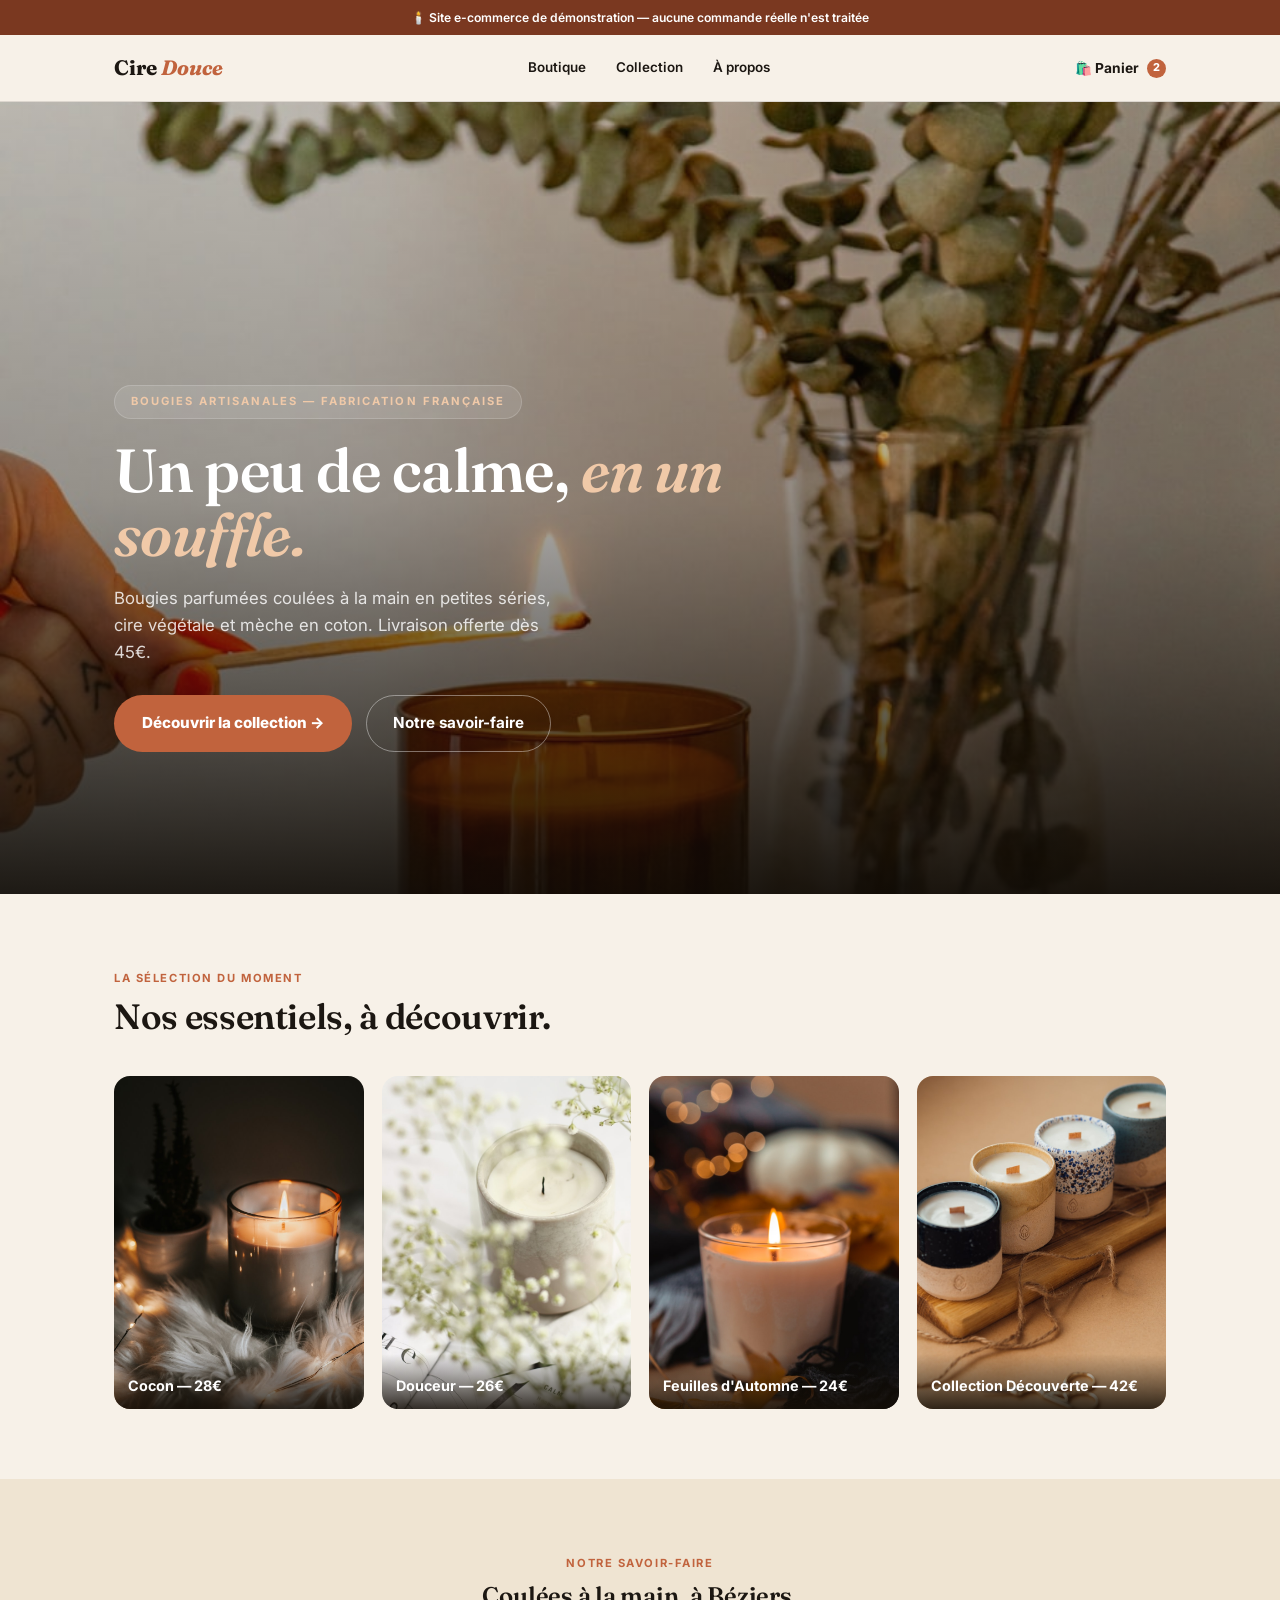
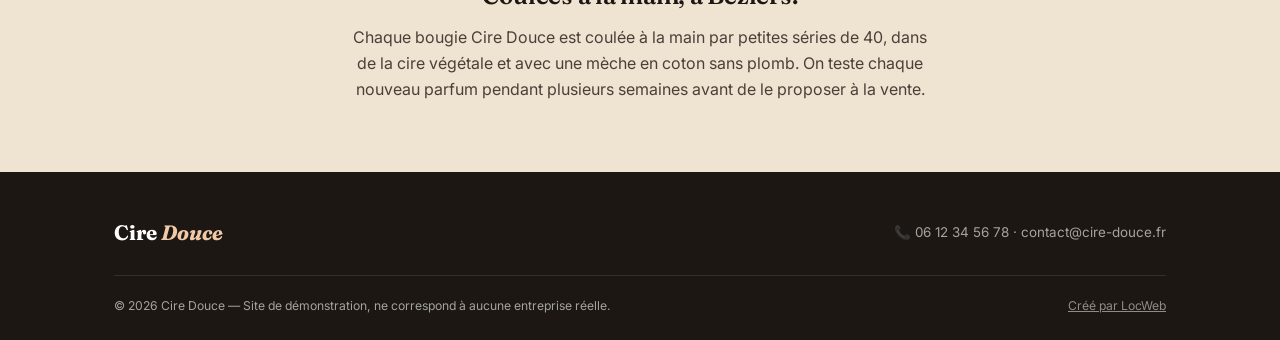
<file: boutique-demo/index.html>
<!DOCTYPE html>
<html lang="fr">
<head>
<meta charset="UTF-8">
<meta name="viewport" content="width=device-width, initial-scale=1.0">
<title>Cire Douce — Bougies artisanales parfumées</title>
<meta name="description" content="Cire Douce — bougies artisanales parfumées, fabriquées en petites séries. Livraison offerte dès 45€.">
<link rel="preconnect" href="https://fonts.googleapis.com">
<link rel="preconnect" href="https://fonts.gstatic.com" crossorigin>
<link href="https://fonts.googleapis.com/css2?family=Fraunces:opsz,wght@9..144,500;9..144,600;9..144,700&family=Inter:wght@400;500;600;700;800&display=swap" rel="stylesheet">
<link rel="stylesheet" href="boutique.css">
</head>
<body>

<div class="demo-banner">🕯️ Site e-commerce de démonstration — aucune commande réelle n'est traitée</div>

<header>
  <div class="nav-inner">
    <a href="index.html" class="logo">Cire <em>Douce</em></a>
    <nav class="links">
      <a href="boutique/index.html">Boutique</a>
      <a href="index.html#collection">Collection</a>
      <a href="index.html#apropos">À propos</a>
    </nav>
    <div class="header-right">
      <a href="panier/index.html" class="cart-btn">🛍️ Panier <span class="cart-count">2</span></a>
    </div>
  </div>
</header>

<section class="hero">
  <div class="hero-bg" aria-hidden="true"></div>
  <div class="hero-inner">
    <span class="hero-tag">Bougies artisanales — fabrication française</span>
    <h1>Un peu de calme, <em>en un souffle.</em></h1>
    <p class="hero-sub">Bougies parfumées coulées à la main en petites séries, cire végétale et mèche en coton. Livraison offerte dès 45€.</p>
    <div style="display:flex;gap:14px;flex-wrap:wrap;">
      <a href="boutique/index.html" class="btn-primary">Découvrir la collection →</a>
      <a href="index.html#apropos" class="btn-outline">Notre savoir-faire</a>
    </div>
  </div>
</section>

<section id="collection">
  <div class="container">
    <div class="s-head">
      <span class="tag">La sélection du moment</span>
      <h2>Nos essentiels, à découvrir.</h2>
    </div>
    <div class="teaser-grid">
      <a href="boutique/index.html" class="teaser-card">
        <img src="assets/produit-cocon.jpg" alt="Bougie Cocon">
        <span class="teaser-cap">Cocon — 28€</span>
      </a>
      <a href="boutique/index.html" class="teaser-card">
        <img src="assets/produit-douceur.jpg" alt="Bougie Douceur">
        <span class="teaser-cap">Douceur — 26€</span>
      </a>
      <a href="boutique/index.html" class="teaser-card">
        <img src="assets/produit-automne.jpg" alt="Bougie Feuilles d'Automne">
        <span class="teaser-cap">Feuilles d'Automne — 24€</span>
      </a>
      <a href="boutique/index.html" class="teaser-card">
        <img src="assets/produit-collection.jpg" alt="Coffret Collection Découverte">
        <span class="teaser-cap">Collection Découverte — 42€</span>
      </a>
    </div>
  </div>
</section>

<section id="apropos" style="background:var(--cream2);">
  <div class="container" style="max-width:720px;text-align:center;">
    <span class="tag">Notre savoir-faire</span>
    <h2 style="margin-bottom:16px;">Coulées à la main, à Béziers.</h2>
    <p style="color:#4a4038;font-size:1rem;">Chaque bougie Cire Douce est coulée à la main par petites séries de 40, dans de la cire végétale et avec une mèche en coton sans plomb. On teste chaque nouveau parfum pendant plusieurs semaines avant de le proposer à la vente.</p>
  </div>
</section>

<footer>
  <div class="container">
    <div class="footer-inner">
      <div class="logo">Cire <em style="color:#f0c9a8;font-style:italic;">Douce</em></div>
      <span>📞 06 12 34 56 78 · contact@cire-douce.fr</span>
    </div>
    <div class="footer-bottom">
      <span>© 2026 Cire Douce — Site de démonstration, ne correspond à aucune entreprise réelle.</span>
      <span><a href="https://locweb.fr" target="_blank" rel="noopener">Créé par LocWeb</a></span>
    </div>
  </div>
</footer>

</body>
</html>
</file>
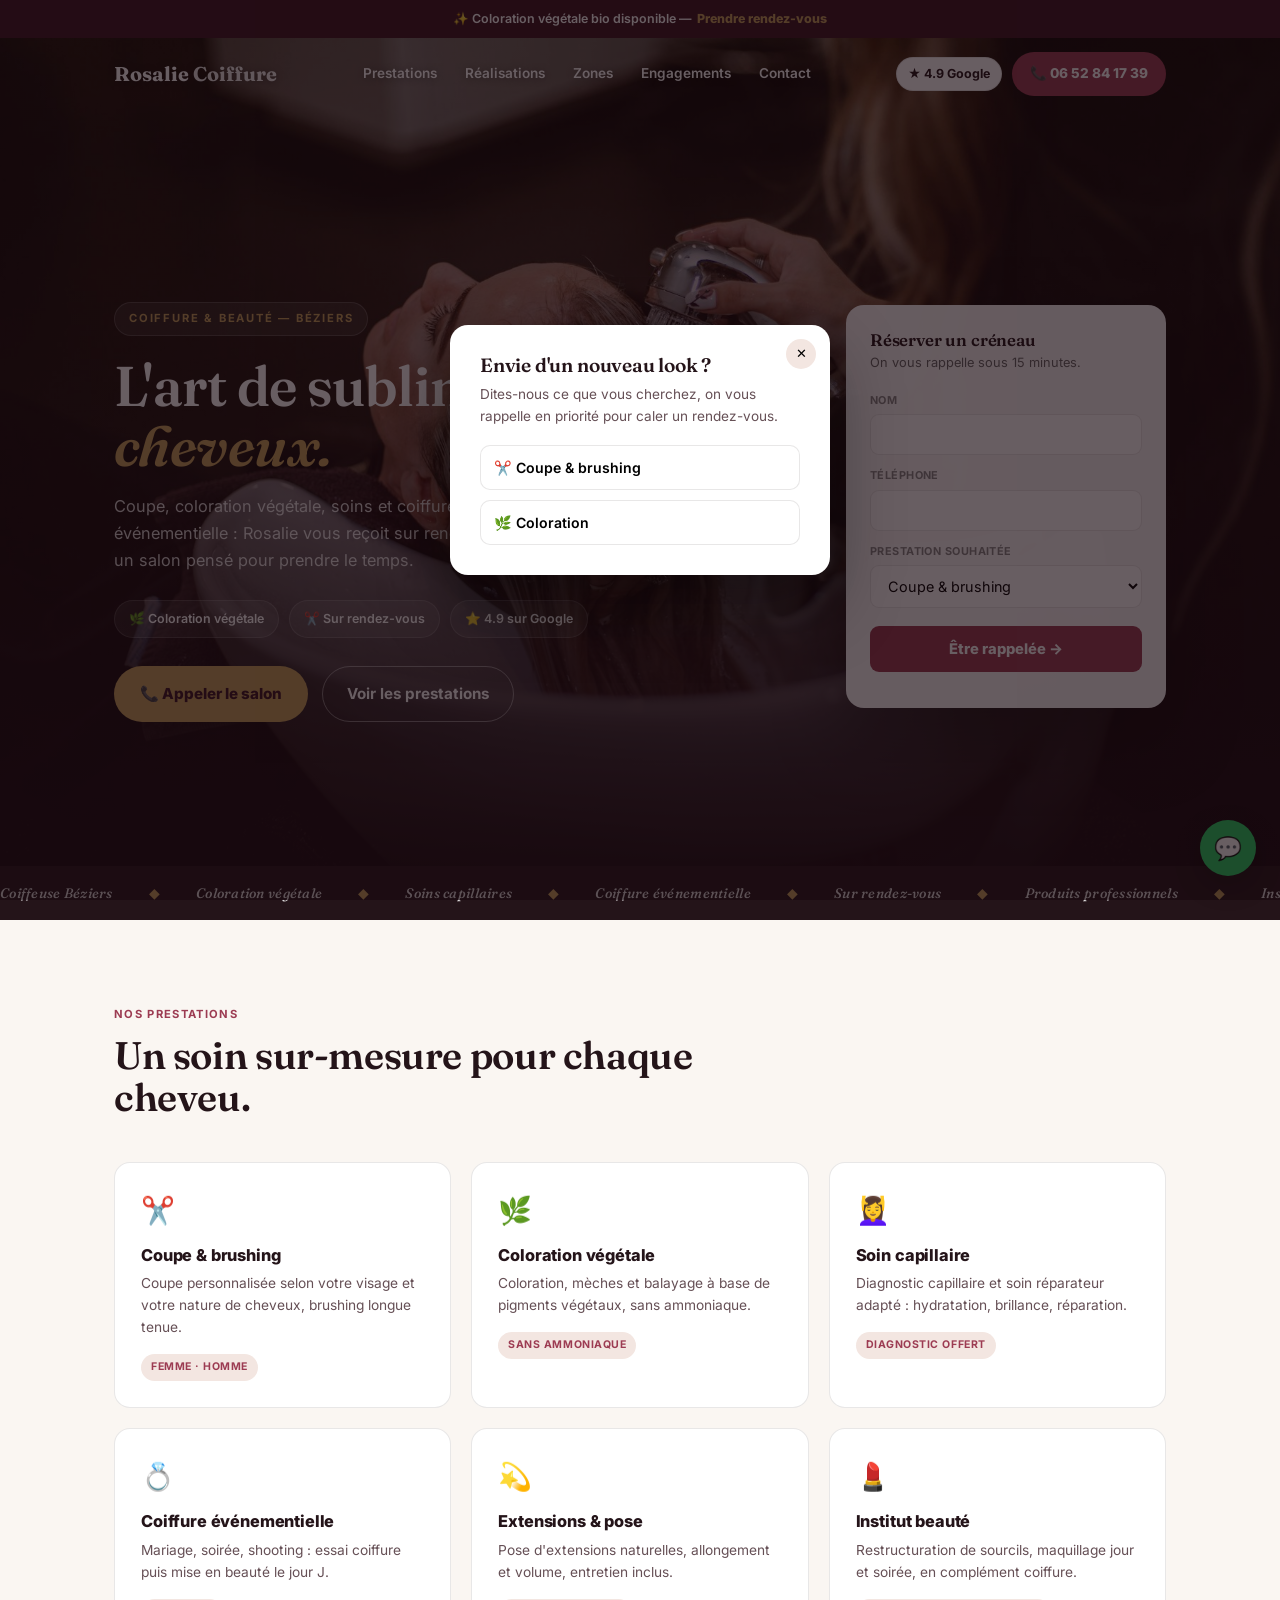
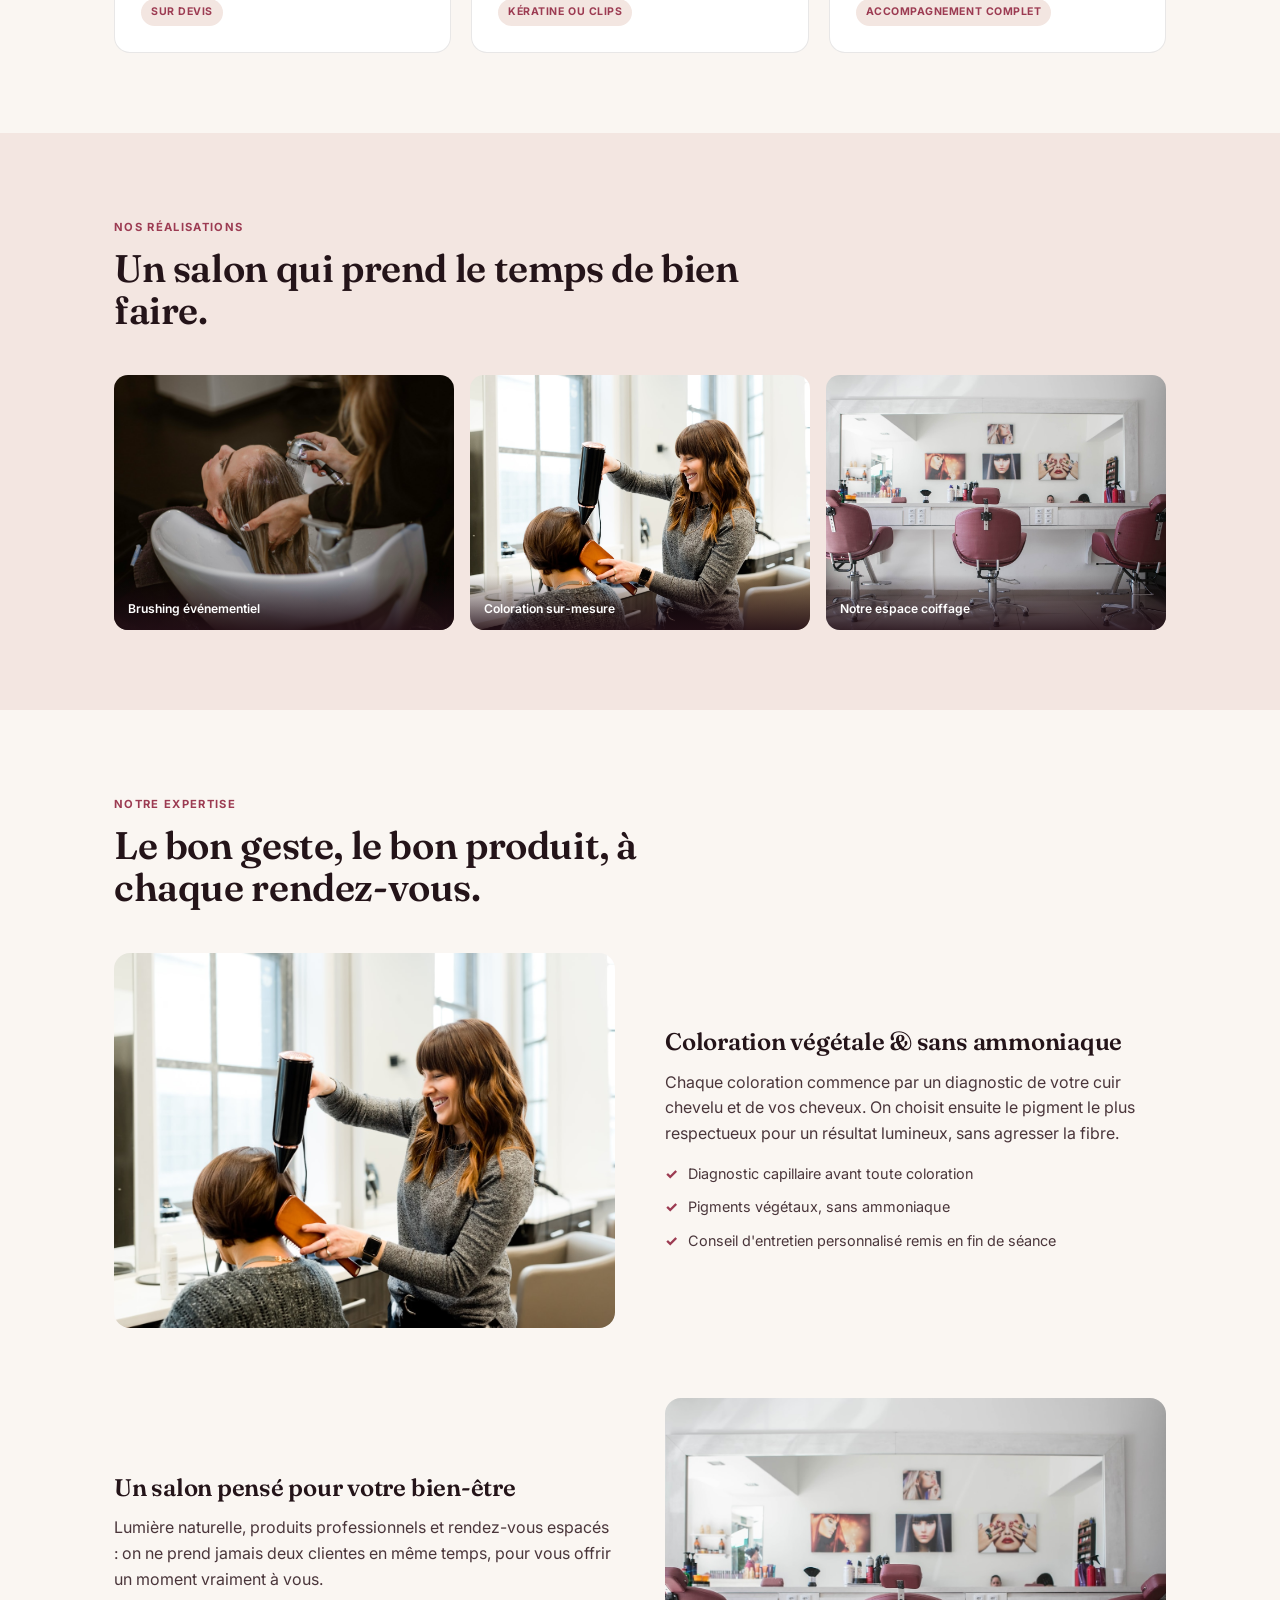
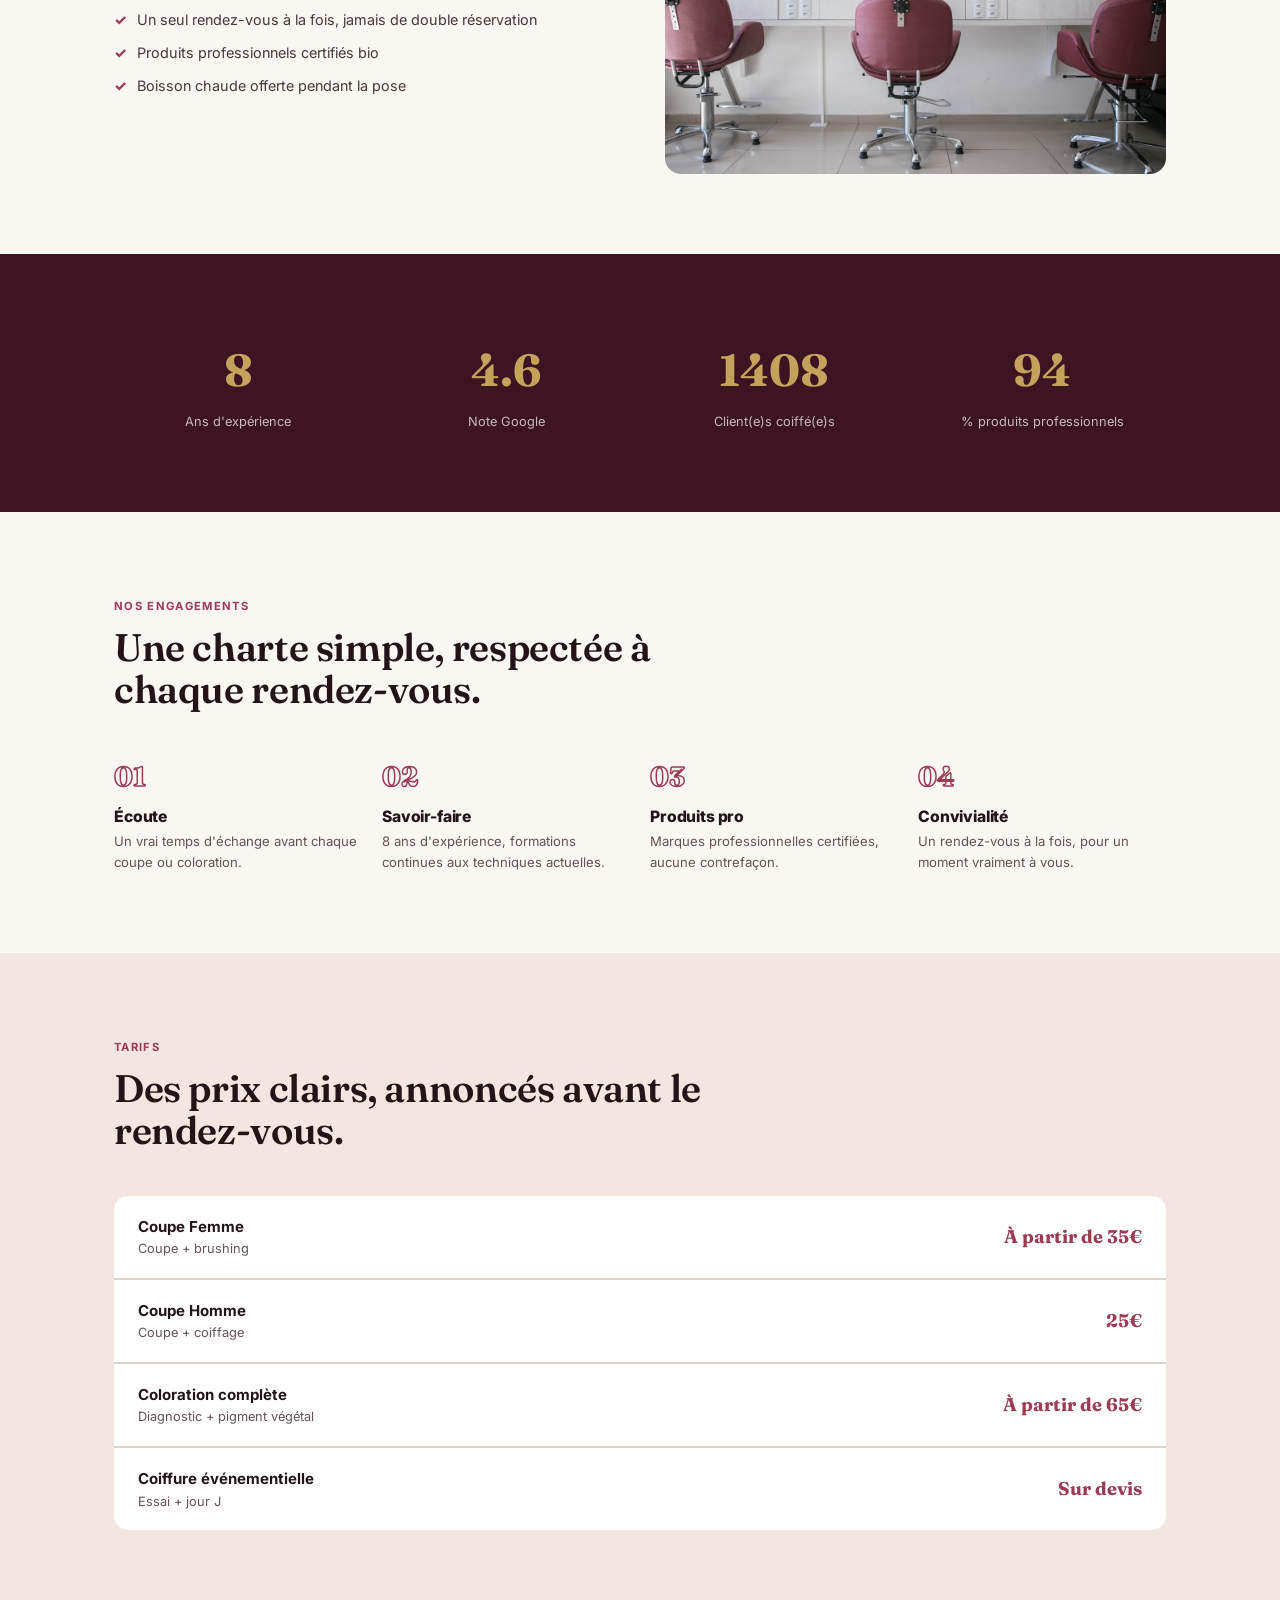
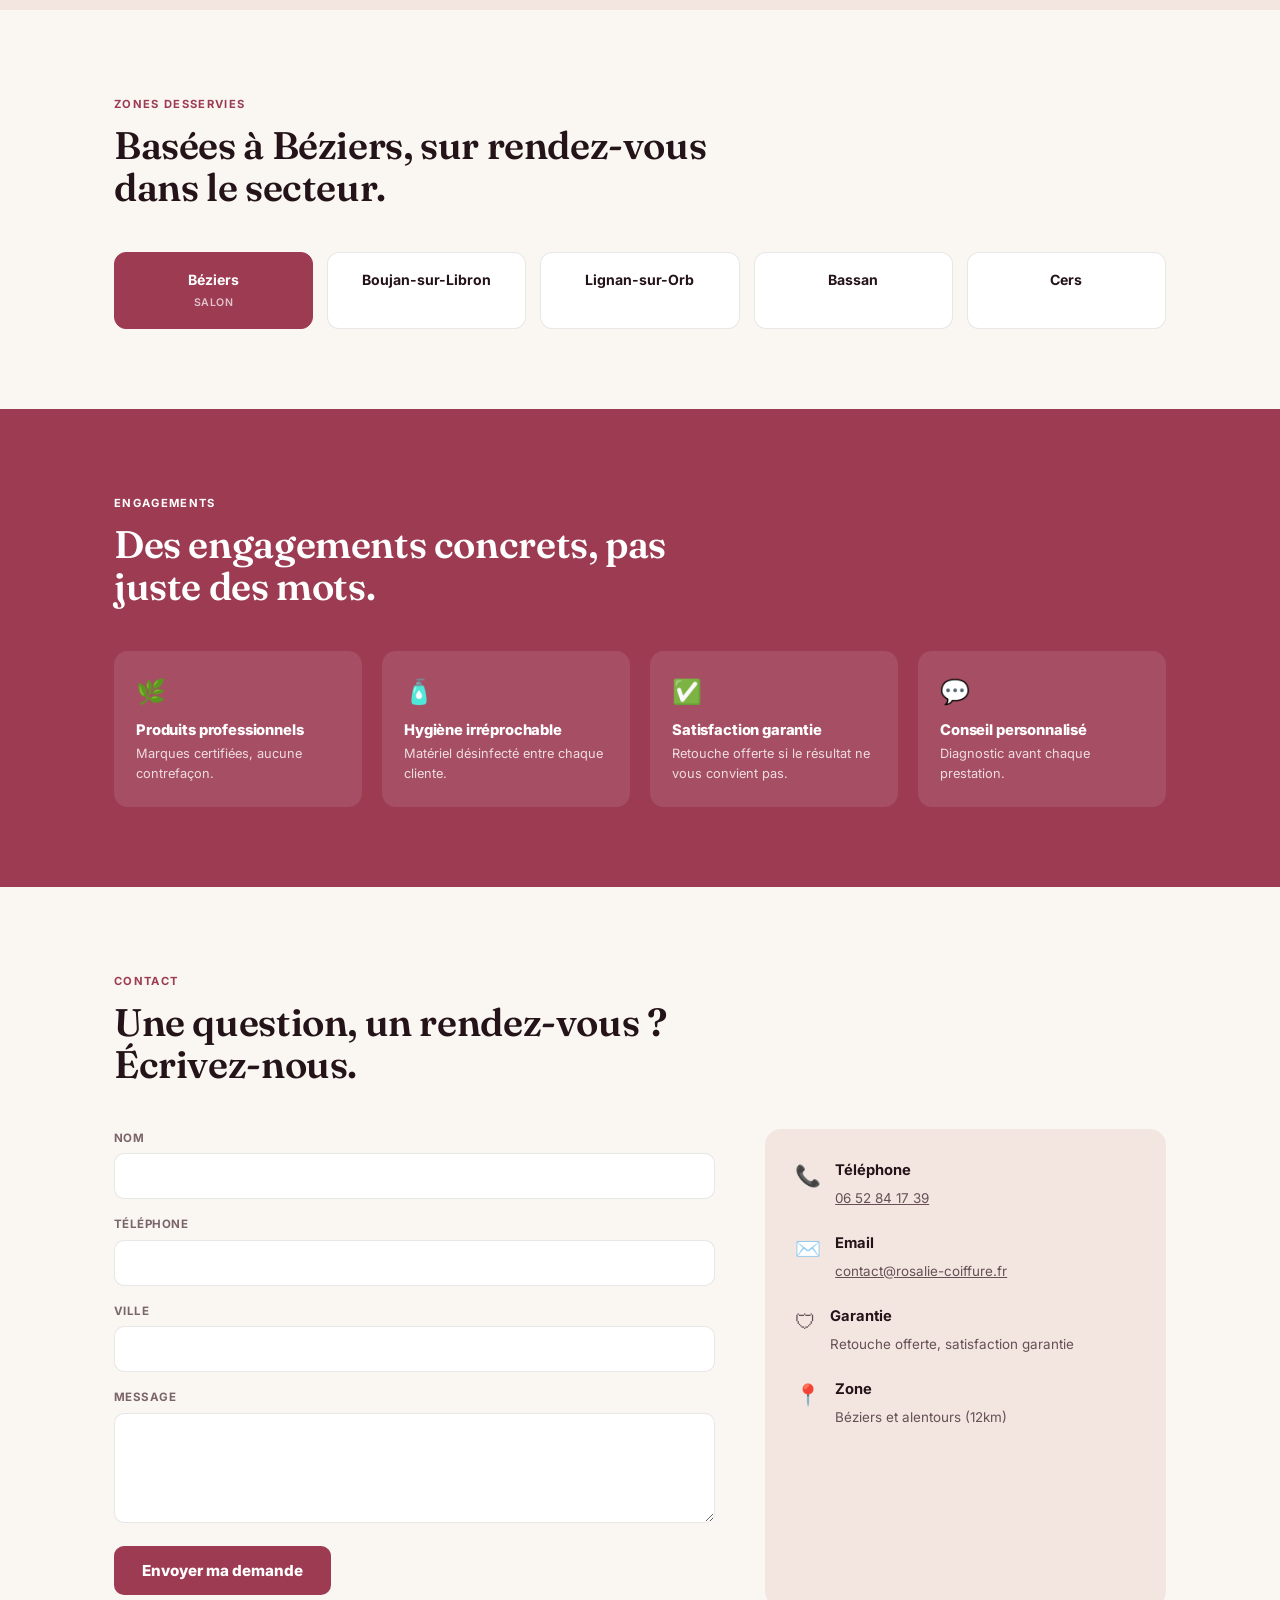
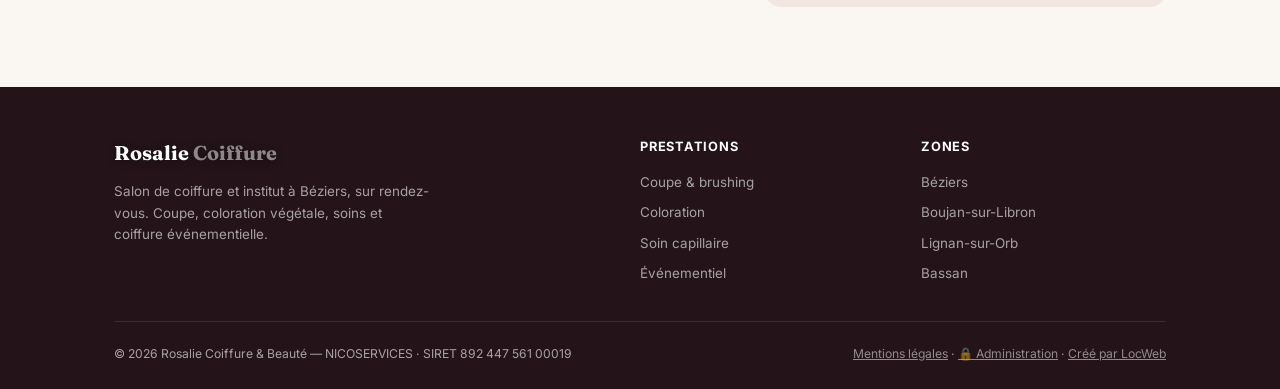
<file: coiffeuse/index.html>
<!DOCTYPE html>
<html lang="fr">
<head>
<meta charset="UTF-8">
<meta name="viewport" content="width=device-width, initial-scale=1.0">
<title>Rosalie Coiffure & Beauté — Salon à Béziers | Sur rendez-vous</title>
<meta name="description" content="Rosalie Coiffure & Beauté — salon de coiffure et institut à Béziers. Coupe, coloration végétale, soins, coiffure événementielle. Sur rendez-vous.">
<meta property="og:title" content="Rosalie Coiffure & Beauté — Salon à Béziers">
<meta property="og:description" content="Coupe, coloration, soins, coiffure événementielle. Sur rendez-vous.">
<meta property="og:type" content="website">
<meta property="og:image" content="assets/hero-coiffeuse.jpg">
<meta name="twitter:card" content="summary_large_image">
<link rel="preconnect" href="https://fonts.googleapis.com">
<link rel="preconnect" href="https://fonts.gstatic.com" crossorigin>
<link href="https://fonts.googleapis.com/css2?family=Fraunces:opsz,wght@9..144,500;9..144,600;9..144,700&family=Inter:wght@400;500;600;700;800;900&display=swap" rel="stylesheet">
<script type="application/ld+json">
{
  "@context": "https://schema.org",
  "@type": "HairSalon",
  "name": "Rosalie Coiffure & Beauté",
  "image": "assets/hero-coiffeuse.jpg",
  "telephone": "+33652841739",
  "address": { "@type": "PostalAddress", "addressLocality": "Béziers", "addressRegion": "Occitanie", "addressCountry": "FR" },
  "areaServed": ["Béziers", "Boujan-sur-Libron", "Lignan-sur-Orb", "Bassan", "Cers"],
  "openingHours": "Tu-Sa 09:00-19:00",
  "aggregateRating": { "@type": "AggregateRating", "ratingValue": "4.9", "reviewCount": "184" }
}
</script>
<style>
:root{
  --rose:#9c3b52; --rose-dark:#3d1522; --rose-mid:#6b2740; --gold:#c6a15b;
  --ink:#241419; --paper:#faf6f2; --paper2:#f3e6e1; --line:rgba(36,20,25,.1);
  --sans:'Inter',sans-serif; --serif:'Fraunces',serif;
}
*{box-sizing:border-box;margin:0;padding:0;}
html{scroll-behavior:auto;}
body{font-family:var(--sans);color:var(--ink);background:var(--paper);line-height:1.6;overflow-x:hidden;}
img{max-width:100%;display:block;}
a{color:inherit;}
.container{max-width:1180px;margin:0 auto;padding:0 20px;}
@media(min-width:900px){.container{padding:0 5vw;}}
h1,h2,h3{font-family:var(--serif);font-weight:600;letter-spacing:-.01em;line-height:1.1;}
.tag{display:inline-block;font-size:.7rem;font-weight:700;text-transform:uppercase;letter-spacing:.12em;color:var(--rose);margin-bottom:10px;}

/* Bandeau annonce */
.urgence-bar{background:var(--rose-dark);color:#fff;font-size:.78rem;font-weight:600;position:relative;overflow:hidden;height:38px;}
.urgence-bar-msg{position:absolute;inset:0;display:flex;align-items:center;justify-content:center;gap:6px;padding:0 16px;text-align:center;opacity:0;transition:opacity .6s ease;}
.urgence-bar-msg.on{opacity:1;}
.urgence-bar a{color:var(--gold);font-weight:800;text-decoration:none;}
@media(prefers-reduced-motion:reduce){.urgence-bar-msg{transition:none;}}

/* Header transparent flottant sur le hero, devient plein en scrollant */
header{position:absolute;top:38px;left:0;right:0;z-index:500;background:transparent;padding:14px 0;transition:background .3s ease,padding .3s ease,box-shadow .3s ease;}
header.scrolled{position:fixed;top:0;background:rgba(250,246,242,.94);backdrop-filter:blur(12px);box-shadow:0 4px 20px rgba(0,0,0,.08);padding:10px 0;}
.nav-inner{display:flex;align-items:center;justify-content:space-between;padding:0 20px;max-width:1180px;margin:0 auto;}
@media(min-width:900px){.nav-inner{padding:0 5vw;}}
.logo{font-family:var(--serif);font-weight:700;font-size:1.25rem;color:#fff;text-decoration:none;white-space:nowrap;text-shadow:0 1px 8px rgba(0,0,0,.45);transition:color .3s,text-shadow .3s;}
.logo span{color:rgba(255,255,255,.9);transition:color .3s;}
header.scrolled .logo{color:var(--rose);text-shadow:none;}
header.scrolled .logo span{color:var(--ink);}
nav.links{display:none;gap:28px;align-items:center;}
nav.links a{font-size:.85rem;font-weight:600;text-decoration:none;color:#fff;text-shadow:0 1px 8px rgba(0,0,0,.4);transition:color .3s,text-shadow .3s;}
header.scrolled nav.links a{color:var(--ink);text-shadow:none;}
@media(min-width:860px){nav.links{display:flex;}}
.header-right{display:flex;align-items:center;gap:10px;}
.google-badge{display:none;align-items:center;gap:5px;font-size:.78rem;font-weight:700;color:var(--ink);background:#fff;border:1px solid var(--line);padding:6px 11px;border-radius:100px;text-decoration:none;}
@media(min-width:640px){.google-badge{display:inline-flex;}}
.tel-btn{display:inline-flex;align-items:center;gap:8px;background:var(--rose);color:#fff;font-weight:800;font-size:.85rem;padding:11px 18px;border-radius:100px;text-decoration:none;white-space:nowrap;}
.burger{display:flex;background:none;border:none;cursor:pointer;padding:6px;}
@media(min-width:860px){.burger{display:none;}}
.burger span{display:block;width:22px;height:2px;background:#fff;margin:4px 0;transition:background .3s;}
header.scrolled .burger span{background:var(--ink);}

/* Hero — plein cadre, texte ancré en bas, carte flottante coin bas-droit */
.hero{position:relative;min-height:92vh;display:flex;align-items:flex-end;overflow:hidden;color:#fff;}
.hero-bg{position:absolute;inset:0;background-image:linear-gradient(180deg,rgba(36,15,23,.1) 0%,rgba(36,15,23,.3) 45%,rgba(24,9,15,.94) 100%),url('assets/hero-coiffeuse.jpg');background-size:cover;background-position:28% 35%;}
.hero-inner{position:relative;z-index:2;width:100%;max-width:1180px;margin:0 auto;padding:0 20px 56px;display:flex;justify-content:space-between;align-items:flex-end;gap:28px;}
@media(min-width:900px){.hero-inner{padding:0 5vw 64px;}}
@media(max-width:880px){.hero-inner{flex-direction:column;align-items:stretch;padding:0 20px 40px;}}
.hero-text{max-width:600px;}
.hero-tag{display:inline-block;font-size:.7rem;font-weight:700;text-transform:uppercase;letter-spacing:.16em;color:var(--gold);background:rgba(255,255,255,.08);border:1px solid rgba(255,255,255,.16);padding:7px 14px;border-radius:100px;margin-bottom:20px;}
.hero h1{font-size:clamp(2.1rem,4.8vw,3.5rem);line-height:1.06;margin-bottom:18px;}
.hero h1 em{font-style:italic;color:var(--gold);}
.hero-sub{font-size:1.02rem;color:rgba(255,255,255,.82);max-width:460px;margin-bottom:26px;line-height:1.65;}
.hero-badges{display:flex;flex-wrap:wrap;gap:10px;margin-bottom:28px;}
.hero-badge{display:flex;align-items:center;gap:7px;background:rgba(255,255,255,.08);border:1px solid rgba(255,255,255,.14);font-size:.78rem;font-weight:600;padding:8px 14px;border-radius:100px;}
.hero-cta-row{display:flex;flex-wrap:wrap;gap:14px;}
.btn-primary{display:inline-flex;align-items:center;gap:9px;background:var(--gold);color:var(--rose-dark);font-weight:800;font-size:.95rem;padding:16px 26px;border-radius:100px;text-decoration:none;}
.btn-outline{display:inline-flex;align-items:center;gap:9px;background:transparent;border:1.5px solid rgba(255,255,255,.4);color:#fff;font-weight:700;font-size:.95rem;padding:15px 24px;border-radius:100px;text-decoration:none;}

/* Carte flottante — pas une colonne de grille, une carte ancrée qui "flotte" plus haut que le texte */
.hero-form{position:relative;z-index:2;width:320px;flex-shrink:0;background:rgba(255,255,255,.97);color:var(--ink);border-radius:18px;padding:26px 24px;box-shadow:0 30px 70px rgba(0,0,0,.4);transform:translateY(-14px);}
@media(max-width:880px){.hero-form{width:100%;transform:none;}}
.hero-form h3{font-size:1.05rem;margin-bottom:4px;}
.hero-form p.sub{font-family:var(--sans);font-size:.8rem;color:#666;margin-bottom:18px;}
.hero-form .row{margin-bottom:12px;}
.hero-form label{display:block;font-size:.68rem;font-weight:700;text-transform:uppercase;letter-spacing:.04em;color:#888;margin-bottom:5px;}
.hero-form input,.hero-form select{width:100%;padding:11px 13px;border:1px solid var(--line);border-radius:9px;font-family:var(--sans);font-size:.9rem;background:#fff;}
.hero-form input:focus,.hero-form select:focus{outline:none;border-color:var(--rose);}
.hero-form button{width:100%;background:var(--rose);color:#fff;font-weight:800;font-size:.92rem;padding:14px;border:none;border-radius:9px;cursor:pointer;margin-top:6px;font-family:var(--sans);}
.hero-form button:hover{opacity:.92;}
.hero-form .status{font-family:var(--sans);font-size:.78rem;margin-top:10px;text-align:center;}

/* Marquee */
.marquee{background:var(--ink);color:#fff;overflow:hidden;white-space:nowrap;padding:14px 0;}
.marquee-track{display:inline-flex;gap:36px;animation:mq 26s linear infinite;}
.marquee span{font-family:var(--serif);font-style:italic;font-size:.86rem;font-weight:500;letter-spacing:.02em;color:rgba(255,255,255,.85);}
.marquee .dot{color:var(--gold);margin-left:36px;font-style:normal;}
@keyframes mq{from{transform:translateX(0);}to{transform:translateX(-50%);}}
@media(prefers-reduced-motion:reduce){.marquee-track{animation:none;}}

/* Sections generic */
section{padding:80px 0;}
.s-head{margin-bottom:44px;max-width:640px;}
.s-head h2{font-size:clamp(1.7rem,3.2vw,2.4rem);}

/* Prestations */
.services-grid{display:grid;grid-template-columns:repeat(3,1fr);gap:20px;}
@media(max-width:900px){.services-grid{grid-template-columns:repeat(2,1fr);}}
@media(max-width:600px){.services-grid{grid-template-columns:1fr;}}
.service-card{background:#fff;border:1px solid var(--line);border-radius:16px;padding:26px;}
.service-card .ico{font-size:1.7rem;margin-bottom:14px;}
.service-card h3{font-family:var(--sans);font-weight:800;font-size:1.02rem;margin-bottom:8px;}
.service-card p{font-size:.86rem;color:#665056;margin-bottom:14px;}
.service-tag{display:inline-block;font-size:.66rem;font-weight:700;text-transform:uppercase;letter-spacing:.05em;color:var(--rose);background:var(--paper2);padding:5px 10px;border-radius:100px;}

/* Réalisations */
#realisations{background:var(--paper2);}
.real-grid{display:grid;grid-template-columns:repeat(3,1fr);gap:16px;}
@media(max-width:700px){.real-grid{grid-template-columns:1fr 1fr;}}
.real-item{border-radius:14px;overflow:hidden;aspect-ratio:4/3;position:relative;}
.real-item img{width:100%;height:100%;object-fit:cover;}
.real-item .cap{position:absolute;bottom:0;left:0;right:0;background:linear-gradient(transparent,rgba(36,15,23,.88));color:#fff;font-size:.76rem;font-weight:600;padding:24px 14px 12px;}

/* Expertise blocs */
.expertise-bloc{display:grid;grid-template-columns:1fr 1fr;gap:50px;align-items:center;margin-bottom:70px;}
.expertise-bloc:last-child{margin-bottom:0;}
.expertise-bloc.rev>.expertise-img{order:2;}
@media(max-width:800px){.expertise-bloc{grid-template-columns:1fr;gap:24px;}.expertise-bloc.rev>.expertise-img{order:0;}}
.expertise-img{border-radius:16px;overflow:hidden;aspect-ratio:4/3;}
.expertise-img img{width:100%;height:100%;object-fit:cover;}
.expertise-txt h3{font-size:1.5rem;margin-bottom:14px;}
.expertise-txt p{color:#4a363b;}
.expertise-txt ul{list-style:none;display:flex;flex-direction:column;gap:10px;margin-top:16px;}
.expertise-txt li{font-size:.9rem;color:#4a363b;display:flex;gap:10px;align-items:flex-start;}
.expertise-txt li::before{content:'✓';color:var(--rose);font-weight:800;flex-shrink:0;}

/* Chiffres */
#chiffres{background:var(--rose-dark);color:#fff;}
.chiffres-grid{display:grid;grid-template-columns:repeat(4,1fr);gap:20px;text-align:center;}
@media(max-width:700px){.chiffres-grid{grid-template-columns:1fr 1fr;}}
.chiffre-num{font-family:var(--serif);font-size:clamp(2rem,4vw,2.8rem);font-weight:700;color:var(--gold);}
.chiffre-lbl{font-size:.8rem;color:rgba(255,255,255,.7);margin-top:6px;}

/* Charte */
.charte-grid{display:grid;grid-template-columns:repeat(4,1fr);gap:20px;}
@media(max-width:800px){.charte-grid{grid-template-columns:1fr 1fr;}}
.charte-item{text-align:left;}
.charte-num{font-family:var(--serif);font-weight:700;font-size:1.7rem;-webkit-text-stroke:1.5px var(--rose);color:transparent;display:block;margin-bottom:10px;}
.charte-item h3{font-family:var(--sans);font-weight:800;font-size:.98rem;margin-bottom:6px;}
.charte-item p{font-size:.82rem;color:#665056;}

/* Tarifs */
#tarifs{background:var(--paper2);}
.tarifs-list{display:flex;flex-direction:column;gap:2px;background:var(--line);border-radius:14px;overflow:hidden;}
.tarif-row{background:#fff;display:flex;justify-content:space-between;align-items:center;padding:18px 24px;flex-wrap:wrap;gap:6px;}
.tarif-row .name{font-weight:700;font-size:.94rem;}
.tarif-row .desc{font-size:.8rem;color:#665056;display:block;}
.tarif-row .price{font-family:var(--serif);font-weight:700;font-size:1.15rem;color:var(--rose);white-space:nowrap;}

/* Zones */
.zones-grid{display:grid;grid-template-columns:repeat(5,1fr);gap:14px;}
@media(max-width:800px){.zones-grid{grid-template-columns:repeat(2,1fr);}}
.zone-item{background:#fff;border:1px solid var(--line);border-radius:12px;padding:16px;text-align:center;font-weight:700;font-size:.88rem;}
.zone-item.base{background:var(--rose);color:#fff;border-color:var(--rose);}
.zone-item .sub{display:block;font-size:.66rem;font-weight:600;text-transform:uppercase;letter-spacing:.05em;opacity:.7;margin-top:3px;}

/* Garanties */
#garanties{background:var(--rose);color:#fff;}
.garanties-grid{display:grid;grid-template-columns:repeat(4,1fr);gap:20px;}
@media(max-width:800px){.garanties-grid{grid-template-columns:1fr 1fr;}}
.garantie-card{background:rgba(255,255,255,.1);border-radius:14px;padding:22px;}
.garantie-card .ico{font-size:1.5rem;margin-bottom:10px;}
.garantie-card h3{font-family:var(--sans);font-weight:800;font-size:.92rem;margin-bottom:6px;}
.garantie-card p{font-size:.8rem;color:rgba(255,255,255,.8);}

/* Contact */
.contact-grid{display:grid;grid-template-columns:1.2fr .8fr;gap:50px;}
@media(max-width:800px){.contact-grid{grid-template-columns:1fr;}}
.contact-form .row{margin-bottom:16px;}
.contact-form label{display:block;font-size:.72rem;font-weight:700;text-transform:uppercase;letter-spacing:.04em;color:#7a656a;margin-bottom:6px;}
.contact-form input,.contact-form textarea{width:100%;padding:13px 15px;border:1px solid var(--line);border-radius:10px;font-family:var(--sans);font-size:.92rem;}
.contact-form textarea{min-height:110px;resize:vertical;}
.contact-form button{background:var(--rose);color:#fff;font-weight:800;font-size:.95rem;padding:15px 28px;border:none;border-radius:10px;cursor:pointer;font-family:var(--sans);}
.contact-side{background:var(--paper2);border-radius:16px;padding:30px;}
.contact-side .item{display:flex;gap:14px;margin-bottom:22px;}
.contact-side .item:last-child{margin-bottom:0;}
.contact-side .item .ico{font-size:1.3rem;}
.contact-side .item strong{display:block;font-size:.92rem;margin-bottom:2px;}
.contact-side .item span{font-size:.84rem;color:#665056;}

/* Footer */
footer{background:var(--ink);color:rgba(255,255,255,.6);padding:50px 0 26px;font-size:.84rem;}
.footer-grid{display:grid;grid-template-columns:2fr 1fr 1fr;gap:36px;margin-bottom:36px;}
@media(max-width:700px){.footer-grid{grid-template-columns:1fr;gap:26px;}}
.footer-grid h4{color:#fff;font-size:.8rem;text-transform:uppercase;letter-spacing:.06em;margin-bottom:14px;}
.footer-grid ul{list-style:none;display:flex;flex-direction:column;gap:9px;}
.footer-grid a{text-decoration:none;color:rgba(255,255,255,.6);}
.footer-bottom{border-top:1px solid rgba(255,255,255,.1);padding-top:22px;display:flex;justify-content:space-between;flex-wrap:wrap;gap:10px;font-size:.76rem;}
.footer-bottom a{text-decoration:underline;color:rgba(255,255,255,.5);}

/* Floating */
.wa-float{position:fixed;bottom:24px;right:24px;z-index:600;background:#25d366;color:#fff;width:56px;height:56px;border-radius:50%;display:flex;align-items:center;justify-content:center;text-decoration:none;box-shadow:0 10px 26px rgba(0,0,0,.3);font-size:1.4rem;}
.top-btn{position:fixed;bottom:24px;left:24px;z-index:600;background:#fff;border:1px solid var(--line);width:44px;height:44px;border-radius:50%;display:flex;align-items:center;justify-content:center;cursor:pointer;opacity:0;pointer-events:none;transition:opacity .25s;font-size:1.1rem;}
.top-btn.show{opacity:1;pointer-events:auto;}

/* Reveal */
.rv{opacity:0;transform:translateY(24px);transition:opacity .7s cubic-bezier(.16,1,.3,1),transform .7s cubic-bezier(.16,1,.3,1);}
.rv.on{opacity:1;transform:none;}
@media(prefers-reduced-motion:reduce){.rv{opacity:1;transform:none;}}

/* Popup lead */
.lead-popup{position:fixed;inset:0;z-index:9000;display:flex;align-items:center;justify-content:center;padding:20px;opacity:0;pointer-events:none;transition:opacity .3s;}
.lead-popup.open{opacity:1;pointer-events:auto;}
.lead-popup-bg{position:absolute;inset:0;background:rgba(24,9,15,.65);}
.lead-popup-box{position:relative;background:#fff;border-radius:18px;padding:30px;max-width:380px;width:100%;box-shadow:0 30px 70px rgba(0,0,0,.4);}
.lead-popup-box h3{font-size:1.2rem;margin-bottom:8px;}
.lead-popup-box p{font-family:var(--sans);font-size:.85rem;color:#665056;margin-bottom:18px;}
.lead-popup-close{position:absolute;top:14px;right:14px;background:var(--paper2);border:none;width:30px;height:30px;border-radius:50%;cursor:pointer;}
.lead-choice{display:flex;flex-direction:column;gap:10px;}
.lead-choice button{padding:13px;border-radius:10px;border:1px solid var(--line);background:#fff;font-family:var(--sans);font-size:.88rem;font-weight:600;cursor:pointer;text-align:left;}
.lead-choice button:hover{border-color:var(--rose);}

/* Mobile nav panel */
.mobile-panel{position:fixed;top:0;left:0;right:0;bottom:0;z-index:900;background:#fff;transform:translateX(100%);transition:transform .3s;padding:90px 30px 30px;}
.mobile-panel.open{transform:translateX(0);}
.mobile-panel a{display:block;padding:16px 0;font-size:1.1rem;font-weight:700;border-bottom:1px solid var(--line);text-decoration:none;color:var(--ink);}
.mobile-panel-close{position:absolute;top:20px;right:20px;background:none;border:none;font-size:1.6rem;cursor:pointer;}
</style>
</head>
<body>

<div class="urgence-bar" id="annonceBar">
  <span class="urgence-bar-msg on">✨ Coloration végétale bio disponible — <a href="#contact">Prendre rendez-vous</a></span>
  <span class="urgence-bar-msg">📅 Créneaux disponibles cette semaine — <a href="tel:0652841739">06 52 84 17 39</a></span>
</div>

<header>
  <div class="nav-inner">
    <a href="#" class="logo">Rosalie <span>Coiffure</span></a>
    <nav class="links">
      <a href="#services">Prestations</a>
      <a href="#realisations">Réalisations</a>
      <a href="#zones">Zones</a>
      <a href="#garanties">Engagements</a>
      <a href="#contact">Contact</a>
    </nav>
    <div class="header-right">
      <a href="https://www.google.com/maps" target="_blank" rel="noopener" class="google-badge">★ 4.9 Google</a>
      <a href="tel:0652841739" class="tel-btn">📞 06 52 84 17 39</a>
      <button class="burger" id="burgerBtn" aria-label="Menu"><span></span><span></span><span></span></button>
    </div>
  </div>
</header>

<div class="mobile-panel" id="mobilePanel">
  <button class="mobile-panel-close" id="mobilePanelClose" aria-label="Fermer">✕</button>
  <a href="#services">Prestations</a>
  <a href="#realisations">Réalisations</a>
  <a href="#zones">Zones</a>
  <a href="#garanties">Engagements</a>
  <a href="#contact">Contact</a>
  <a href="tel:0652841739">📞 06 52 84 17 39</a>
</div>

<!-- HERO -->
<section class="hero">
  <div class="hero-bg" aria-hidden="true"></div>
  <div class="hero-inner">
    <div class="hero-text">
      <span class="hero-tag" data-editable-zone="hero_tag">Coiffure & beauté — Béziers</span>
      <h1><span data-editable-zone="hero_titre">L'art de sublimer</span> <em data-editable-zone="hero_titre_accent">vos cheveux.</em></h1>
      <p class="hero-sub" data-editable-zone="hero_sous_titre">Coupe, coloration végétale, soins et coiffure événementielle : Rosalie vous reçoit sur rendez-vous dans un salon pensé pour prendre le temps.</p>
      <div class="hero-badges">
        <span class="hero-badge">🌿 Coloration végétale</span>
        <span class="hero-badge">✂️ Sur rendez-vous</span>
        <span class="hero-badge">⭐ 4.9 sur Google</span>
      </div>
      <div class="hero-cta-row">
        <a href="tel:0652841739" class="btn-primary">📞 Appeler le salon</a>
        <a href="#services" class="btn-outline">Voir les prestations</a>
      </div>
    </div>
    <form class="hero-form" id="quick-form">
      <h3>Réserver un créneau</h3>
      <p class="sub">On vous rappelle sous 15 minutes.</p>
      <div class="row">
        <label>Nom</label>
        <input type="text" name="nom" required>
      </div>
      <div class="row">
        <label>Téléphone</label>
        <input type="tel" name="telephone" required>
      </div>
      <div class="row">
        <label>Prestation souhaitée</label>
        <select name="besoin">
          <option>Coupe & brushing</option>
          <option>Coloration</option>
          <option>Soin capillaire</option>
          <option>Coiffure événementielle</option>
          <option>Autre demande</option>
        </select>
      </div>
      <button type="submit">Être rappelée →</button>
      <p class="status" id="quick-form-status"></p>
    </form>
  </div>
</section>

<!-- MARQUEE -->
<div class="marquee" aria-hidden="true">
  <div class="marquee-track">
    <span>Coiffeuse Béziers<span class="dot">◆</span></span>
    <span>Coloration végétale<span class="dot">◆</span></span>
    <span>Soins capillaires<span class="dot">◆</span></span>
    <span>Coiffure événementielle<span class="dot">◆</span></span>
    <span>Sur rendez-vous<span class="dot">◆</span></span>
    <span>Produits professionnels<span class="dot">◆</span></span>
    <span>Institut beauté<span class="dot">◆</span></span>
    <span>Coiffeuse Béziers<span class="dot">◆</span></span>
    <span>Coloration végétale<span class="dot">◆</span></span>
    <span>Soins capillaires<span class="dot">◆</span></span>
    <span>Coiffure événementielle<span class="dot">◆</span></span>
    <span>Sur rendez-vous<span class="dot">◆</span></span>
    <span>Produits professionnels<span class="dot">◆</span></span>
    <span>Institut beauté<span class="dot">◆</span></span>
  </div>
</div>

<!-- PRESTATIONS -->
<section id="services">
  <div class="container">
    <div class="s-head rv">
      <span class="tag">Nos prestations</span>
      <h2>Un soin sur-mesure pour chaque cheveu.</h2>
    </div>
    <div class="services-grid">
      <div class="service-card rv">
        <div class="ico">✂️</div>
        <h3 data-editable-zone="service_1_titre">Coupe & brushing</h3>
        <p data-editable-zone="service_1_desc">Coupe personnalisée selon votre visage et votre nature de cheveux, brushing longue tenue.</p>
        <span class="service-tag">Femme · Homme</span>
      </div>
      <div class="service-card rv">
        <div class="ico">🌿</div>
        <h3 data-editable-zone="service_2_titre">Coloration végétale</h3>
        <p data-editable-zone="service_2_desc">Coloration, mèches et balayage à base de pigments végétaux, sans ammoniaque.</p>
        <span class="service-tag">Sans ammoniaque</span>
      </div>
      <div class="service-card rv">
        <div class="ico">💆‍♀️</div>
        <h3 data-editable-zone="service_3_titre">Soin capillaire</h3>
        <p data-editable-zone="service_3_desc">Diagnostic capillaire et soin réparateur adapté : hydratation, brillance, réparation.</p>
        <span class="service-tag">Diagnostic offert</span>
      </div>
      <div class="service-card rv">
        <div class="ico">💍</div>
        <h3 data-editable-zone="service_4_titre">Coiffure événementielle</h3>
        <p data-editable-zone="service_4_desc">Mariage, soirée, shooting : essai coiffure puis mise en beauté le jour J.</p>
        <span class="service-tag">Sur devis</span>
      </div>
      <div class="service-card rv">
        <div class="ico">💫</div>
        <h3 data-editable-zone="service_5_titre">Extensions & pose</h3>
        <p data-editable-zone="service_5_desc">Pose d'extensions naturelles, allongement et volume, entretien inclus.</p>
        <span class="service-tag">Kératine ou clips</span>
      </div>
      <div class="service-card rv">
        <div class="ico">💄</div>
        <h3 data-editable-zone="service_6_titre">Institut beauté</h3>
        <p data-editable-zone="service_6_desc">Restructuration de sourcils, maquillage jour et soirée, en complément coiffure.</p>
        <span class="service-tag">Accompagnement complet</span>
      </div>
    </div>
  </div>
</section>

<!-- RÉALISATIONS -->
<section id="realisations">
  <div class="container">
    <div class="s-head rv">
      <span class="tag">Nos réalisations</span>
      <h2>Un salon qui prend le temps de bien faire.</h2>
    </div>
    <div class="real-grid">
      <div class="real-item rv"><img src="assets/hero-coiffeuse.jpg" alt="Brushing événementiel, salon Rosalie" loading="lazy"><span class="cap">Brushing événementiel</span></div>
      <div class="real-item rv"><img src="assets/coloration.jpg" alt="Coloration sur-mesure" loading="lazy"><span class="cap">Coloration sur-mesure</span></div>
      <div class="real-item rv"><img src="assets/salon-interieur.jpg" alt="Espace coiffage du salon" loading="lazy"><span class="cap">Notre espace coiffage</span></div>
    </div>
  </div>
</section>

<!-- EXPERTISE -->
<section>
  <div class="container">
    <div class="s-head rv">
      <span class="tag">Notre expertise</span>
      <h2>Le bon geste, le bon produit, à chaque rendez-vous.</h2>
    </div>
    <div class="expertise-bloc rv">
      <div class="expertise-img"><img src="assets/coloration.jpg" alt="Coloration végétale" loading="lazy"></div>
      <div class="expertise-txt">
        <h3>Coloration végétale & sans ammoniaque</h3>
        <p>Chaque coloration commence par un diagnostic de votre cuir chevelu et de vos cheveux. On choisit ensuite le pigment le plus respectueux pour un résultat lumineux, sans agresser la fibre.</p>
        <ul>
          <li>Diagnostic capillaire avant toute coloration</li>
          <li>Pigments végétaux, sans ammoniaque</li>
          <li>Conseil d'entretien personnalisé remis en fin de séance</li>
        </ul>
      </div>
    </div>
    <div class="expertise-bloc rv rev">
      <div class="expertise-img"><img src="assets/salon-interieur.jpg" alt="Espace du salon Rosalie" loading="lazy"></div>
      <div class="expertise-txt">
        <h3>Un salon pensé pour votre bien-être</h3>
        <p>Lumière naturelle, produits professionnels et rendez-vous espacés : on ne prend jamais deux clientes en même temps, pour vous offrir un moment vraiment à vous.</p>
        <ul>
          <li>Un seul rendez-vous à la fois, jamais de double réservation</li>
          <li>Produits professionnels certifiés bio</li>
          <li>Boisson chaude offerte pendant la pose</li>
        </ul>
      </div>
    </div>
  </div>
</section>

<!-- CHIFFRES -->
<section id="chiffres">
  <div class="container">
    <div class="chiffres-grid">
      <div class="rv"><div class="chiffre-num" data-compteur="8">0</div><div class="chiffre-lbl">Ans d'expérience</div></div>
      <div class="rv"><div class="chiffre-num" data-compteur="4.9" data-decimal="1">0</div><div class="chiffre-lbl">Note Google</div></div>
      <div class="rv"><div class="chiffre-num" data-compteur="1500">0</div><div class="chiffre-lbl">Client(e)s coiffé(e)s</div></div>
      <div class="rv"><div class="chiffre-num" data-compteur="100">0</div><div class="chiffre-lbl">% produits professionnels</div></div>
    </div>
  </div>
</section>

<!-- CHARTE -->
<section>
  <div class="container">
    <div class="s-head rv">
      <span class="tag">Nos engagements</span>
      <h2>Une charte simple, respectée à chaque rendez-vous.</h2>
    </div>
    <div class="charte-grid">
      <div class="charte-item rv"><span class="charte-num">01</span><h3>Écoute</h3><p>Un vrai temps d'échange avant chaque coupe ou coloration.</p></div>
      <div class="charte-item rv"><span class="charte-num">02</span><h3>Savoir-faire</h3><p>8 ans d'expérience, formations continues aux techniques actuelles.</p></div>
      <div class="charte-item rv"><span class="charte-num">03</span><h3>Produits pro</h3><p>Marques professionnelles certifiées, aucune contrefaçon.</p></div>
      <div class="charte-item rv"><span class="charte-num">04</span><h3>Convivialité</h3><p>Un rendez-vous à la fois, pour un moment vraiment à vous.</p></div>
    </div>
  </div>
</section>

<!-- TARIFS -->
<section id="tarifs">
  <div class="container">
    <div class="s-head rv">
      <span class="tag">Tarifs</span>
      <h2>Des prix clairs, annoncés avant le rendez-vous.</h2>
    </div>
    <div class="tarifs-list rv">
      <div class="tarif-row">
        <div><span class="name">Coupe Femme</span><span class="desc">Coupe + brushing</span></div>
        <span class="price" data-editable-zone="prix_coupe_femme">À partir de 35€</span>
      </div>
      <div class="tarif-row">
        <div><span class="name">Coupe Homme</span><span class="desc">Coupe + coiffage</span></div>
        <span class="price" data-editable-zone="prix_coupe_homme">25€</span>
      </div>
      <div class="tarif-row">
        <div><span class="name">Coloration complète</span><span class="desc">Diagnostic + pigment végétal</span></div>
        <span class="price" data-editable-zone="prix_coloration">À partir de 65€</span>
      </div>
      <div class="tarif-row">
        <div><span class="name">Coiffure événementielle</span><span class="desc">Essai + jour J</span></div>
        <span class="price" data-editable-zone="prix_evenementiel">Sur devis</span>
      </div>
    </div>
  </div>
</section>

<!-- ZONES -->
<section id="zones">
  <div class="container">
    <div class="s-head rv">
      <span class="tag">Zones desservies</span>
      <h2>Basées à Béziers, sur rendez-vous dans le secteur.</h2>
    </div>
    <div class="zones-grid rv">
      <div class="zone-item base">Béziers<span class="sub">Salon</span></div>
      <div class="zone-item">Boujan-sur-Libron</div>
      <div class="zone-item">Lignan-sur-Orb</div>
      <div class="zone-item">Bassan</div>
      <div class="zone-item">Cers</div>
    </div>
  </div>
</section>

<!-- GARANTIES -->
<section id="garanties">
  <div class="container">
    <div class="s-head rv">
      <span class="tag" style="color:#fff;">Engagements</span>
      <h2>Des engagements concrets, pas juste des mots.</h2>
    </div>
    <div class="garanties-grid">
      <div class="garantie-card rv"><div class="ico">🌿</div><h3>Produits professionnels</h3><p>Marques certifiées, aucune contrefaçon.</p></div>
      <div class="garantie-card rv"><div class="ico">🧴</div><h3>Hygiène irréprochable</h3><p>Matériel désinfecté entre chaque cliente.</p></div>
      <div class="garantie-card rv"><div class="ico">✅</div><h3>Satisfaction garantie</h3><p>Retouche offerte si le résultat ne vous convient pas.</p></div>
      <div class="garantie-card rv"><div class="ico">💬</div><h3>Conseil personnalisé</h3><p>Diagnostic avant chaque prestation.</p></div>
    </div>
  </div>
</section>

<!-- CONTACT -->
<section id="contact">
  <div class="container">
    <div class="s-head rv">
      <span class="tag">Contact</span>
      <h2>Une question, un rendez-vous ? Écrivez-nous.</h2>
    </div>
    <div class="contact-grid">
      <form class="contact-form rv" id="contact-form">
        <div class="row">
          <label>Nom</label>
          <input type="text" name="nom" required>
        </div>
        <div class="row">
          <label>Téléphone</label>
          <input type="tel" name="telephone" required>
        </div>
        <div class="row">
          <label>Ville</label>
          <input type="text" name="ville">
        </div>
        <div class="row">
          <label>Message</label>
          <textarea name="message" required></textarea>
        </div>
        <button type="submit">Envoyer ma demande</button>
        <p class="status" id="contact-form-status" style="margin-top:12px;font-size:.85rem;"></p>
      </form>
      <div class="contact-side rv">
        <div class="item"><span class="ico">📞</span><div><strong>Téléphone</strong><span><a href="tel:0652841739" data-editable-tel="tel_contact">06 52 84 17 39</a></span></div></div>
        <div class="item"><span class="ico">✉️</span><div><strong>Email</strong><span><a href="mailto:contact@rosalie-coiffure.fr" data-editable-mailto="email_contact">contact@rosalie-coiffure.fr</a></span></div></div>
        <div class="item"><span class="ico">🛡</span><div><strong>Garantie</strong><span>Retouche offerte, satisfaction garantie</span></div></div>
        <div class="item"><span class="ico">📍</span><div><strong>Zone</strong><span>Béziers et alentours (12km)</span></div></div>
      </div>
    </div>
  </div>
</section>

<a href="https://wa.me/33652841739" class="wa-float" target="_blank" rel="noopener" aria-label="WhatsApp">💬</a>
<button class="top-btn" id="topBtn" aria-label="Retour en haut">↑</button>

<!-- POPUP LEAD -->
<div class="lead-popup" id="leadPopup" aria-hidden="true">
  <div class="lead-popup-bg" id="leadPopupBg"></div>
  <div class="lead-popup-box">
    <button class="lead-popup-close" id="leadPopupClose" aria-label="Fermer">✕</button>
    <h3>Envie d'un nouveau look ?</h3>
    <p>Dites-nous ce que vous cherchez, on vous rappelle en priorité pour caler un rendez-vous.</p>
    <div class="lead-choice" id="leadChoiceStep">
      <button data-val="Coupe">✂️ Coupe & brushing</button>
      <button data-val="Coloration">🌿 Coloration</button>
    </div>
  </div>
</div>

<footer>
  <div class="container">
    <div class="footer-grid">
      <div>
        <div class="logo" style="color:#fff;">Rosalie <span style="color:rgba(255,255,255,.5);">Coiffure</span></div>
        <p style="margin-top:12px;max-width:320px;" data-editable-zone="footer_description">Salon de coiffure et institut à Béziers, sur rendez-vous. Coupe, coloration végétale, soins et coiffure événementielle.</p>
      </div>
      <div>
        <h4>Prestations</h4>
        <ul>
          <li><a href="#services">Coupe & brushing</a></li>
          <li><a href="#services">Coloration</a></li>
          <li><a href="#services">Soin capillaire</a></li>
          <li><a href="#services">Événementiel</a></li>
        </ul>
      </div>
      <div>
        <h4>Zones</h4>
        <ul>
          <li><a href="#zones">Béziers</a></li>
          <li><a href="#zones">Boujan-sur-Libron</a></li>
          <li><a href="#zones">Lignan-sur-Orb</a></li>
          <li><a href="#zones">Bassan</a></li>
        </ul>
      </div>
    </div>
    <div class="footer-bottom">
      <span>© 2026 Rosalie Coiffure & Beauté — NICOSERVICES · SIRET 892 447 561 00019</span>
      <span>
        <button type="button" id="mentionsLink" style="background:none;border:none;color:rgba(255,255,255,.5);text-decoration:underline;cursor:pointer;font:inherit;">Mentions légales</button>
        · <a href="https://admin.locweb.fr">🔒 Administration</a>
        · <a href="https://locweb.fr" target="_blank" rel="noopener">Créé par LocWeb</a>
      </span>
    </div>
  </div>
</footer>

<div class="lead-popup" id="legalModal" aria-hidden="true">
  <div class="lead-popup-bg" id="legalBg"></div>
  <div class="lead-popup-box">
    <button class="lead-popup-close" id="legalClose" aria-label="Fermer">✕</button>
    <h3>Mentions légales</h3>
    <p style="font-family:var(--sans);font-size:.82rem;line-height:1.6;">Rosalie Coiffure & Beauté (NICOSERVICES, à titre de démonstration) · Site exemple réalisé par LocWeb, ne correspond à aucune entreprise réelle. SIRET, coordonnées et avis clients fictifs à des fins de démonstration uniquement.</p>
  </div>
</div>

<script>
  window.LOCWEB_CONFIG = { supabaseUrl: '', supabaseAnonKey: '', clientId: '' };
</script>
<script src="../contenu-loader.js" defer></script>

<script>
// Header transparent sur le hero, plein une fois scrollé
(function(){
  const header = document.querySelector('header');
  if (!header) return;
  function update(){ header.classList.toggle('scrolled', window.scrollY > 60); }
  window.addEventListener('scroll', update, { passive: true });
  update();
})();

// Bandeau d'annonce : rotation entre 2 messages
(function(){
  const msgs = document.querySelectorAll('#annonceBar .urgence-bar-msg');
  if (msgs.length < 2) return;
  let i = 0;
  setInterval(() => {
    msgs[i].classList.remove('on');
    i = (i + 1) % msgs.length;
    msgs[i].classList.add('on');
  }, 4500);
})();

// Burger mobile
(function(){
  const btn = document.getElementById('burgerBtn');
  const panel = document.getElementById('mobilePanel');
  const close = document.getElementById('mobilePanelClose');
  if(!btn) return;
  btn.addEventListener('click', () => panel.classList.add('open'));
  close.addEventListener('click', () => panel.classList.remove('open'));
  panel.querySelectorAll('a').forEach(a => a.addEventListener('click', () => panel.classList.remove('open')));
})();

// Reveal on scroll
(function(){
  const io = new IntersectionObserver((entries) => {
    entries.forEach(e => { if(e.isIntersecting){ e.target.classList.add('on'); io.unobserve(e.target); } });
  }, { threshold: .1, rootMargin: '0px 0px -40px 0px' });
  document.querySelectorAll('.rv').forEach(el => io.observe(el));
})();

// Compteurs animés
(function(){
  document.querySelectorAll('[data-compteur]').forEach((el) => {
    const cible = parseFloat(el.getAttribute('data-compteur'));
    const decimals = parseInt(el.getAttribute('data-decimal') || '0', 10);
    const obs = new IntersectionObserver((entries) => {
      if(!entries[0].isIntersecting) return;
      obs.disconnect();
      const debut = performance.now();
      (function tick(now){
        const p = Math.min(1, (now - debut) / 1400);
        el.textContent = (cible * (1 - Math.pow(1-p,3))).toFixed(decimals);
        if(p < 1) requestAnimationFrame(tick);
      })(debut);
    }, { threshold: .5 });
    obs.observe(el);
  });
})();

// Back to top
(function(){
  const btn = document.getElementById('topBtn');
  window.addEventListener('scroll', () => {
    btn.classList.toggle('show', window.scrollY > 600);
  }, { passive: true });
  btn.addEventListener('click', () => window.scrollTo({ top: 0, behavior: 'smooth' }));
})();

// Mentions légales popup
(function(){
  const link = document.getElementById('mentionsLink');
  const modal = document.getElementById('legalModal');
  const close = document.getElementById('legalClose');
  const bg = document.getElementById('legalBg');
  function open(){ modal.classList.add('open'); }
  function shut(){ modal.classList.remove('open'); }
  link.addEventListener('click', open);
  close.addEventListener('click', shut);
  bg.addEventListener('click', shut);
})();

// Popup lead capture (au scroll, une seule fois)
(function(){
  const popup = document.getElementById('leadPopup');
  const bg = document.getElementById('leadPopupBg');
  const closeBtn = document.getElementById('leadPopupClose');
  const step = document.getElementById('leadChoiceStep');
  let shown = false;
  function open(){ if(shown) return; shown = true; popup.classList.add('open'); }
  function shut(){ popup.classList.remove('open'); }
  window.addEventListener('scroll', () => { if(window.scrollY > window.innerHeight * 1.2) open(); }, { passive: true });
  closeBtn.addEventListener('click', shut);
  bg.addEventListener('click', shut);
  step.querySelectorAll('button').forEach(b => b.addEventListener('click', () => {
    step.innerHTML = '<p style="font-family:var(--sans);font-size:.85rem;">Merci ! Appelez-nous directement pour caler un créneau :</p><a href="tel:0652841739" class="btn-primary" style="background:#9c3b52;color:#fff;justify-content:center;margin-top:10px;">📞 06 52 84 17 39</a>';
  }));
})();

// Formulaires (démo : pas de vrai backend, juste un état visuel)
(function(){
  ['quick-form','contact-form'].forEach((id) => {
    const form = document.getElementById(id);
    if(!form) return;
    form.addEventListener('submit', (e) => {
      e.preventDefault();
      const status = document.getElementById(id + '-status');
      if(status) status.textContent = 'Merci, on vous rappelle sous 15 minutes pour caler un créneau.';
      form.reset();
    });
  });
})();
</script>

</body>
</html>
</file>
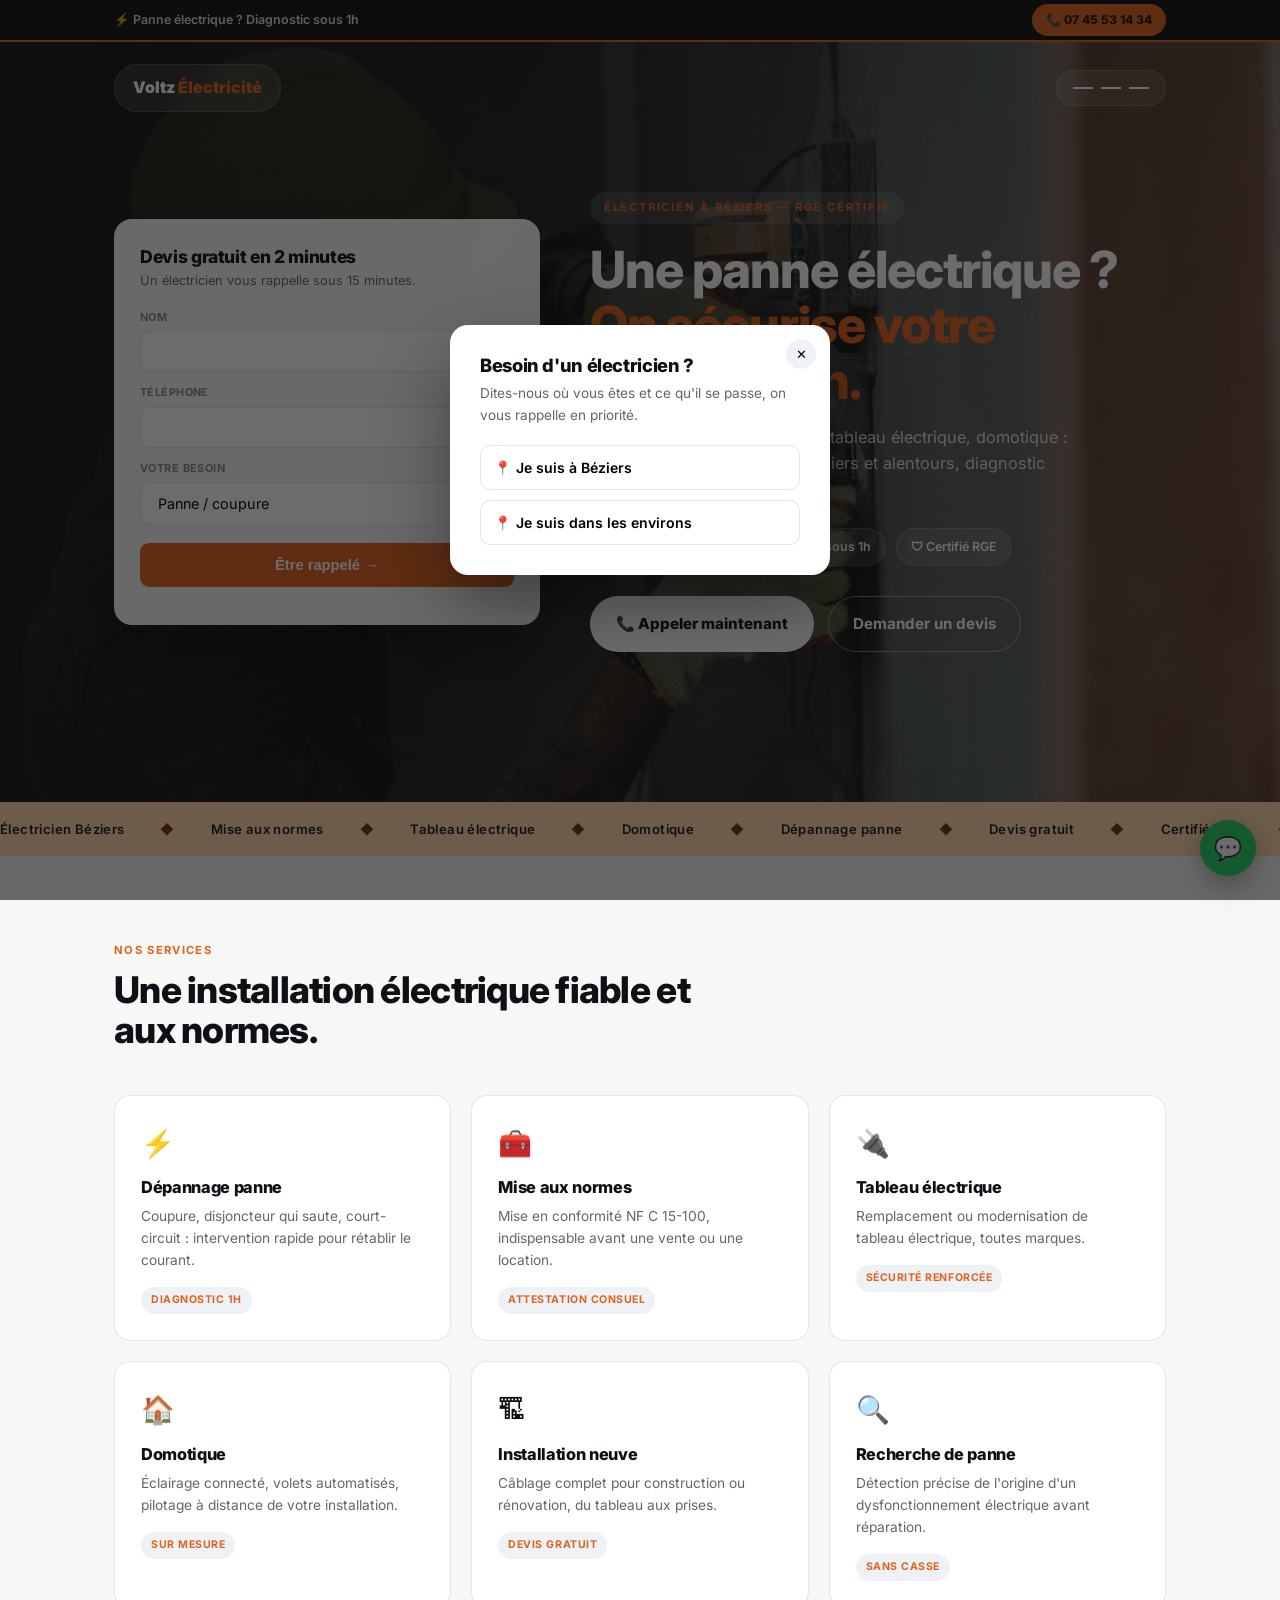
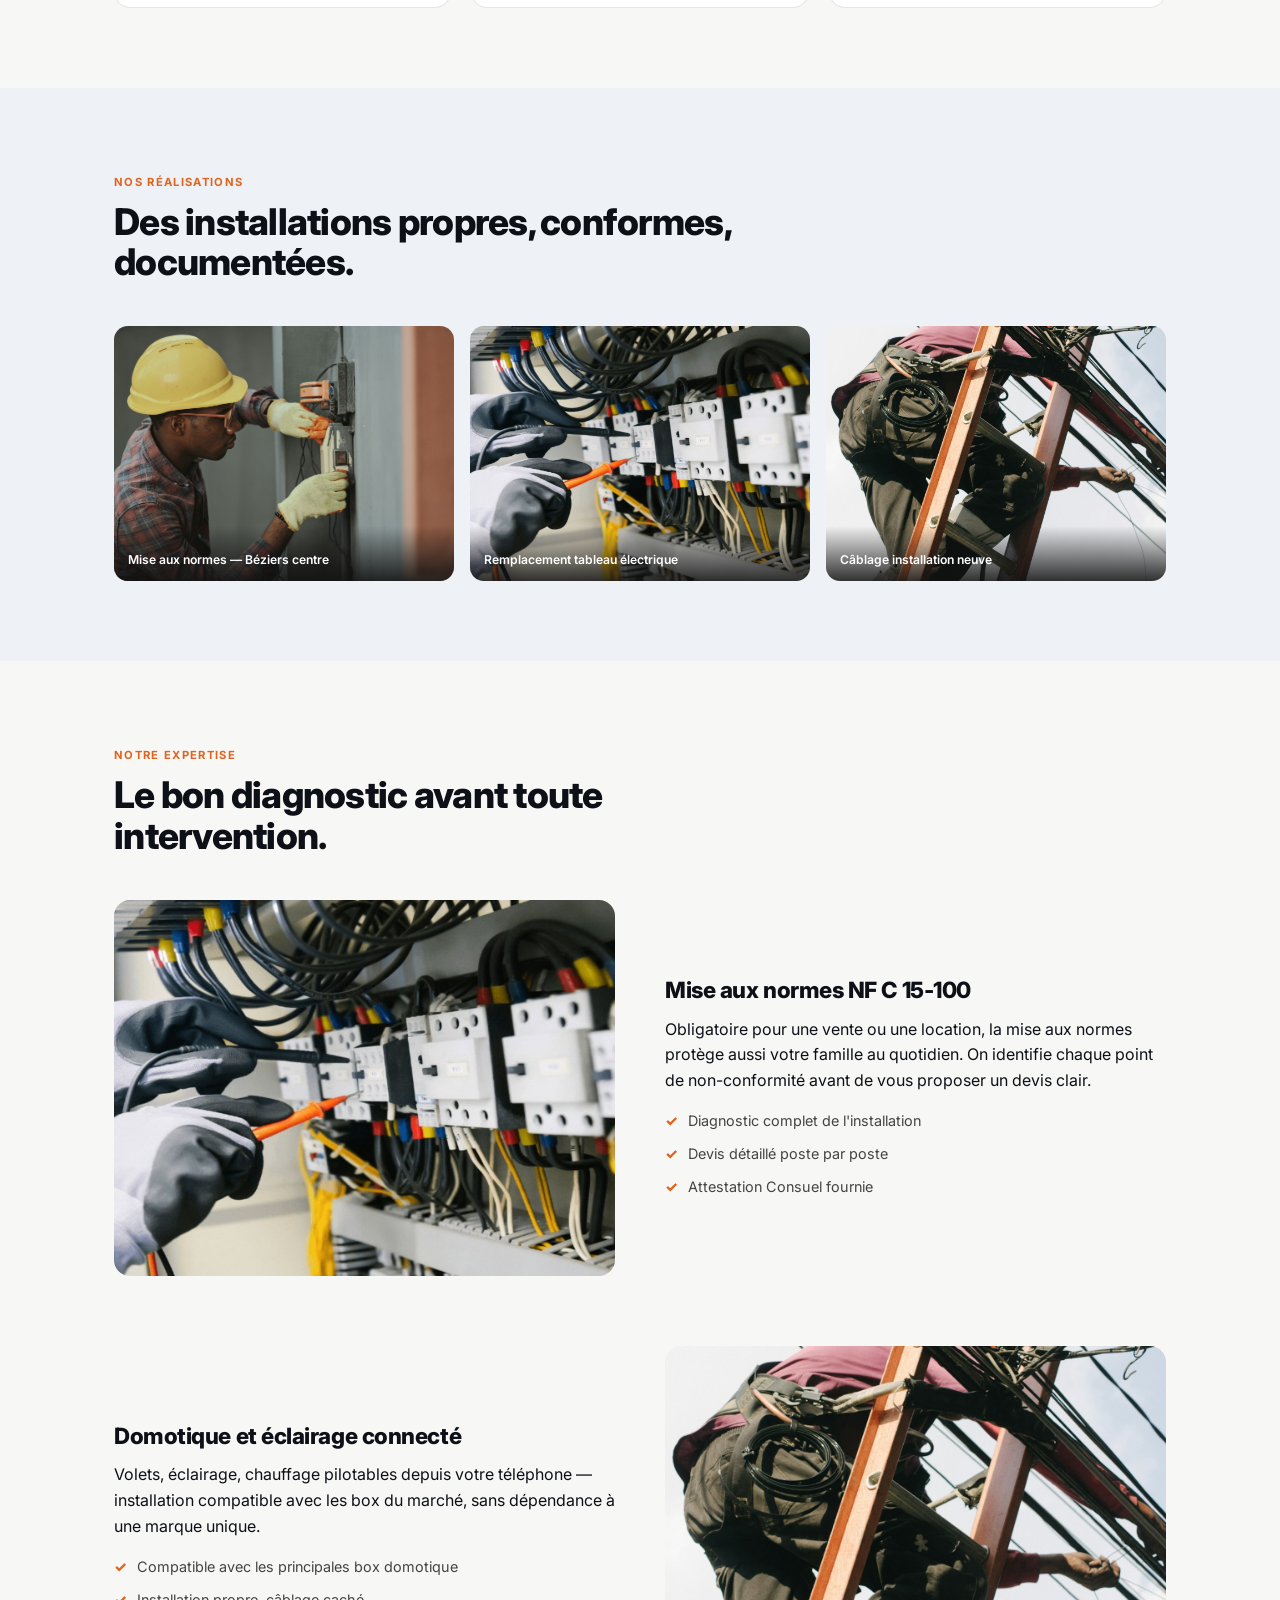
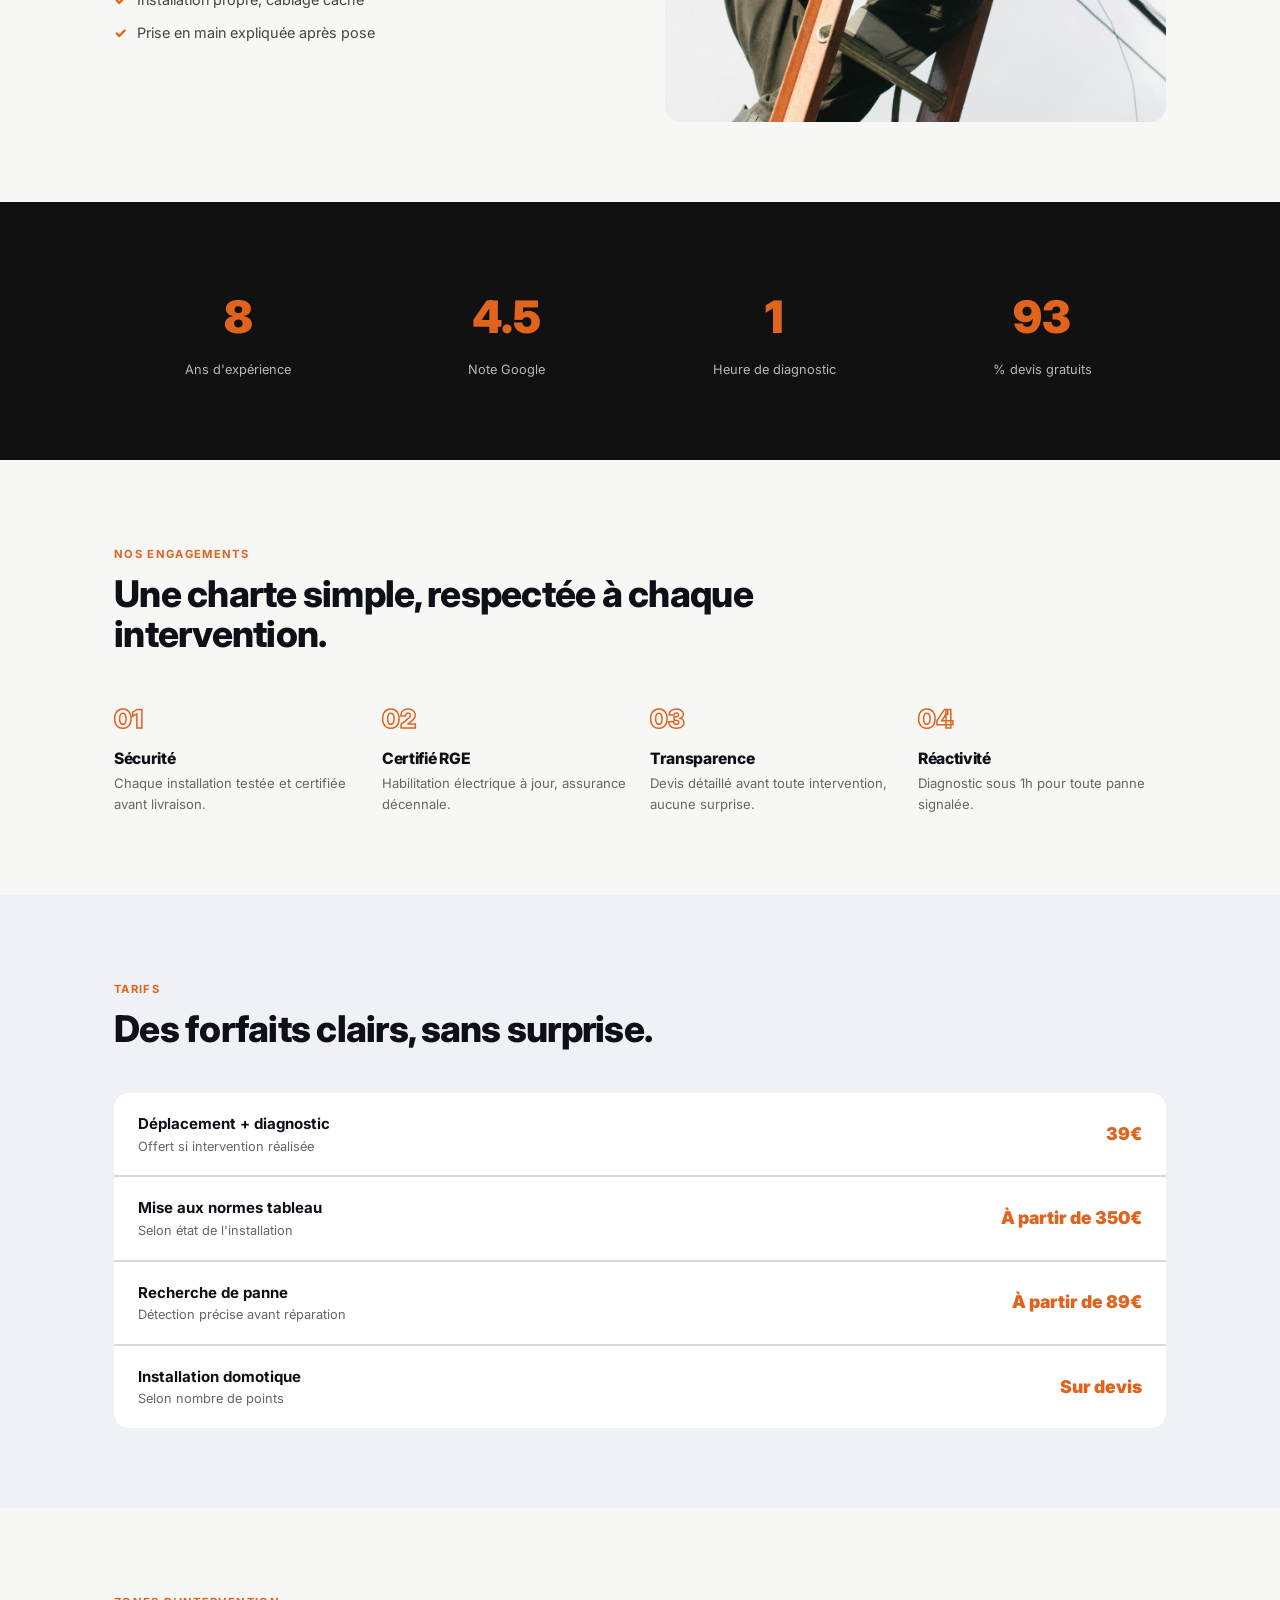
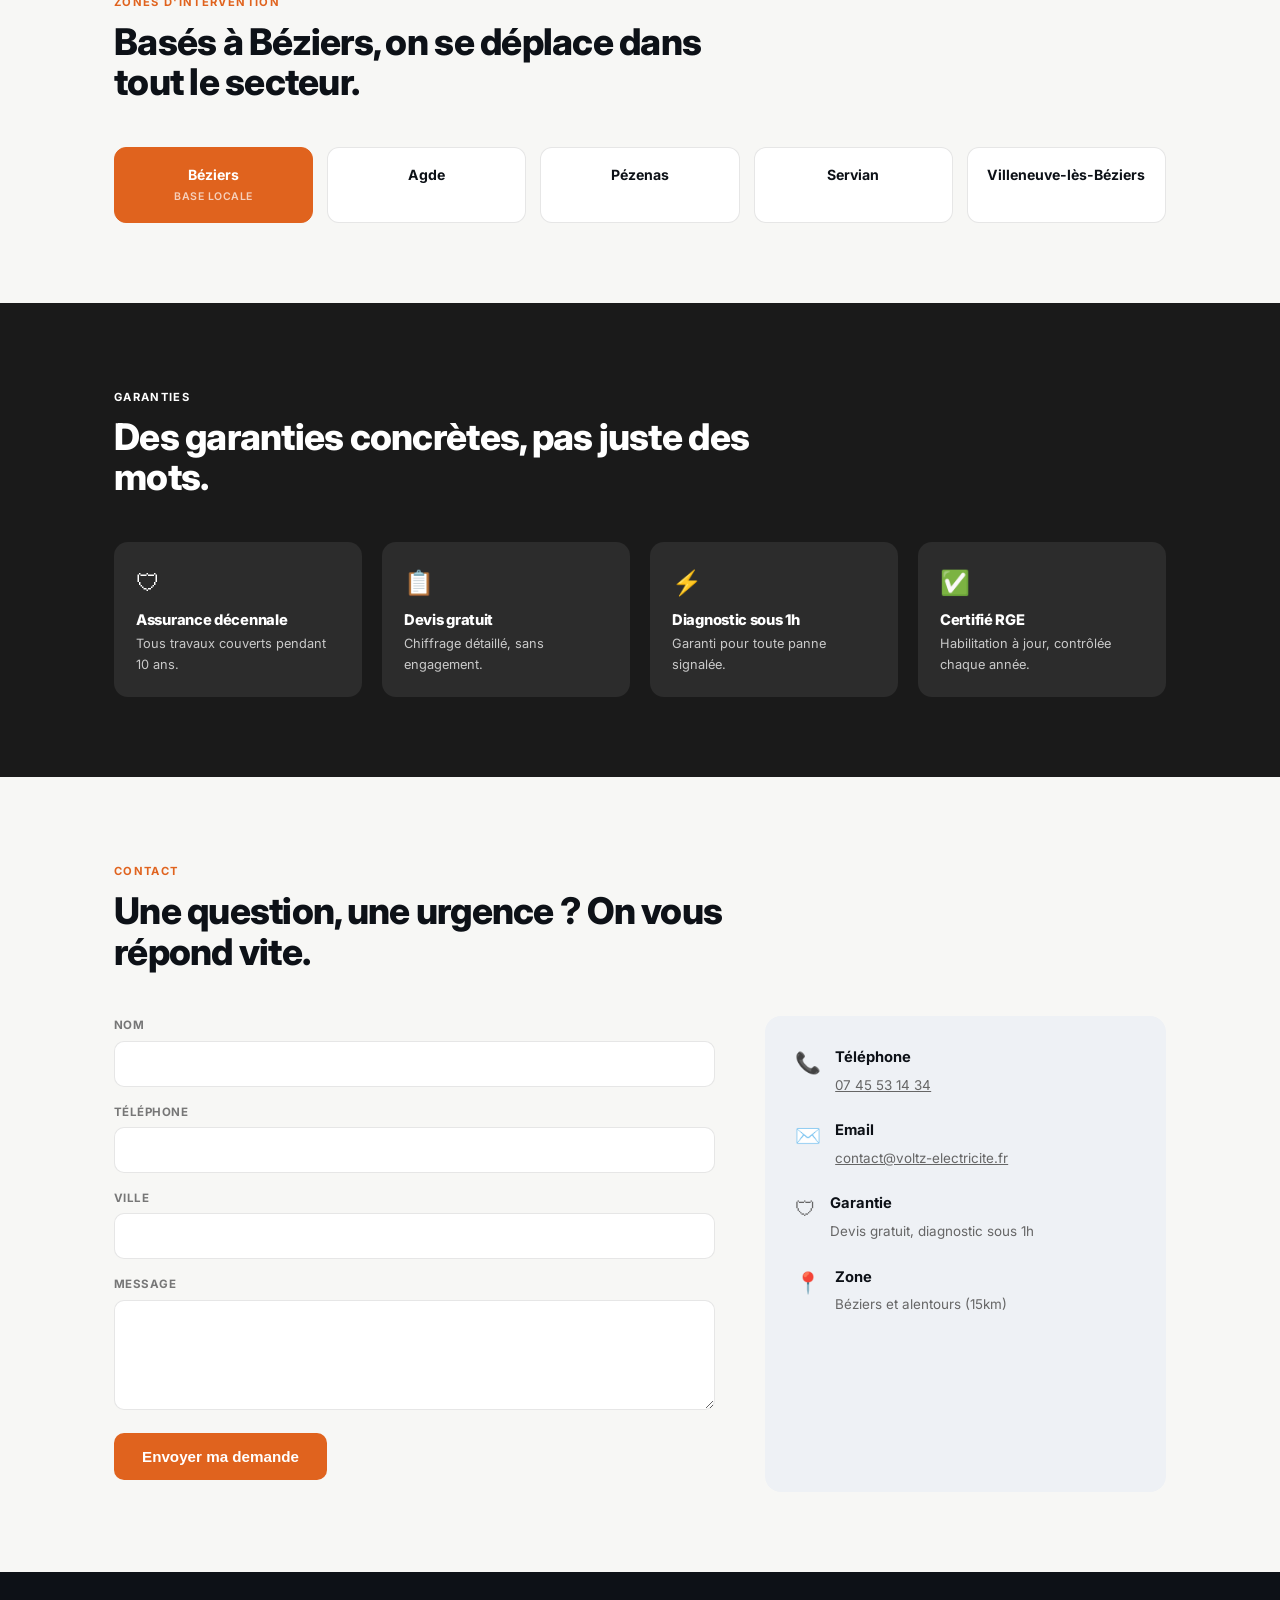
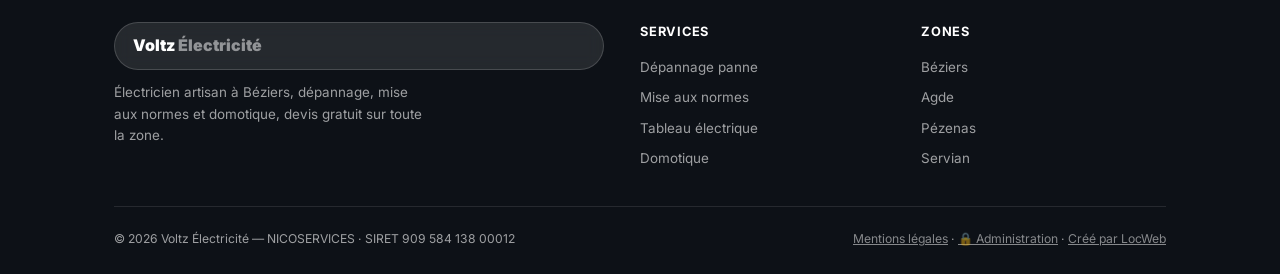
<file: electricien/index.html>
<!DOCTYPE html>
<html lang="fr">
<head>
<meta charset="UTF-8">
<meta name="viewport" content="width=device-width, initial-scale=1.0">
<title>Voltz Électricité — Électricien à Béziers | Mise aux normes & dépannage</title>
<meta name="description" content="Voltz Électricité — électricien à Béziers, dépannage tableau électrique, mise aux normes, domotique. Intervention rapide, devis gratuit. 07 45 53 14 34.">
<meta property="og:title" content="Voltz Électricité — Électricien à Béziers">
<meta property="og:description" content="Dépannage, mise aux normes, domotique. Devis gratuit.">
<meta property="og:type" content="website">
<meta property="og:image" content="assets/hero-electricien.jpg">
<meta name="twitter:card" content="summary_large_image">
<link rel="preconnect" href="https://fonts.googleapis.com">
<link rel="preconnect" href="https://fonts.gstatic.com" crossorigin>
<link href="https://fonts.googleapis.com/css2?family=Inter:wght@400;500;600;700;800;900&display=swap" rel="stylesheet">
<script type="application/ld+json">
{
  "@context": "https://schema.org",
  "@type": "Electrician",
  "name": "Voltz Électricité",
  "image": "assets/hero-electricien.jpg",
  "telephone": "+33745531434",
  "address": { "@type": "PostalAddress", "addressLocality": "Béziers", "addressRegion": "Occitanie", "addressCountry": "FR" },
  "areaServed": ["Béziers", "Agde", "Pézenas", "Servian", "Villeneuve-lès-Béziers"],
  "openingHours": "Mo-Fr 07:30-19:00",
  "aggregateRating": { "@type": "AggregateRating", "ratingValue": "4.8", "reviewCount": "94" }
}
</script>
<style>
:root{
  --acc:#e0631e; --acc-dark:#7a2f0d; --acc-light:#ffd7a8; --dark:#1a1a1a; --dark2:#111;
  --ink:#0d1117; --paper:#f7f7f5; --paper2:#eef1f5; --line:rgba(13,13,15,.1);
  --sans:'Inter',sans-serif;
}
*{box-sizing:border-box;margin:0;padding:0;}
html{scroll-behavior:auto;}
body{font-family:var(--sans);color:var(--ink);background:var(--paper);line-height:1.6;overflow-x:hidden;}
img{max-width:100%;display:block;}
a{color:inherit;}
.container{max-width:1180px;margin:0 auto;padding:0 20px;}
@media(min-width:900px){.container{padding:0 5vw;}}
h1,h2,h3{font-weight:800;letter-spacing:-.02em;line-height:1.1;}
.tag{display:inline-block;font-size:.7rem;font-weight:700;text-transform:uppercase;letter-spacing:.12em;color:var(--acc);margin-bottom:10px;}

.urgence-bar{background:var(--dark2);color:#fff;font-size:.78rem;font-weight:600;border-bottom:2px solid var(--acc);height:42px;box-sizing:border-box;}
.urgence-bar-inner{display:flex;align-items:center;justify-content:space-between;gap:14px;max-width:1180px;height:100%;margin:0 auto;padding:0 20px;}
@media(min-width:900px){.urgence-bar-inner{padding:9px 5vw;}}
.urgence-bar-inner span{opacity:.85;}
.urgence-bar a{background:var(--acc);color:#2b1206;font-weight:800;padding:6px 14px;border-radius:100px;text-decoration:none;white-space:nowrap;font-size:.76rem;flex-shrink:0;}

/* Pas de bandeau menu : header transparent flottant sur le hero, pas de barre pleine, tout passe par le bouton menu */
header{position:absolute;top:42px;left:0;right:0;z-index:500;background:transparent;padding:22px 0;}
.nav-inner{display:flex;align-items:center;justify-content:space-between;padding:0 20px;max-width:1180px;margin:0 auto;}
@media(min-width:900px){.nav-inner{padding:0 5vw;}}
.logo{font-weight:900;font-size:1rem;color:#fff;text-decoration:none;white-space:nowrap;background:rgba(255,255,255,.1);border:1px solid rgba(255,255,255,.16);backdrop-filter:blur(8px);padding:10px 18px;border-radius:100px;}
.logo span{color:var(--acc);}
nav.links{display:none;}
.header-right{display:flex;align-items:center;gap:10px;}
.google-badge{display:none;}
.tel-btn{display:none;}
.burger{display:flex;align-items:center;gap:8px;background:rgba(255,255,255,.1);border:1px solid rgba(255,255,255,.16);backdrop-filter:blur(8px);border-radius:100px;cursor:pointer;padding:12px 16px;}
.burger span{display:block;width:20px;height:2px;background:#fff;margin:4px 0;}

.hero{position:relative;min-height:640px;display:flex;align-items:center;overflow:hidden;color:#fff;}
.hero-bg{position:absolute;inset:0;background-image:linear-gradient(100deg,rgba(17,17,17,.94) 0%,rgba(17,17,17,.82) 38%,rgba(26,26,26,.55) 65%,rgba(26,26,26,.3) 100%),url('assets/hero-electricien.jpg');background-size:cover;background-position:center 25%;}
.hero-inner{position:relative;z-index:2;display:grid;grid-template-columns:.85fr 1.15fr;gap:50px;align-items:center;width:100%;padding:70px 20px;max-width:1180px;margin:0 auto;}
@media(min-width:900px){.hero-inner{padding:70px 5vw;}}
@media(max-width:900px){.hero-inner{grid-template-columns:1fr;gap:36px;padding:44px 20px 40px;}.hero-inner>.hero-form{order:-1;}}
.hero-text{order:2;}
.hero-form{order:1;}
.hero-tag{display:inline-block;font-size:.7rem;font-weight:700;text-transform:uppercase;letter-spacing:.16em;color:var(--acc);background:rgba(255,255,255,.1);padding:7px 14px;border-radius:100px;margin-bottom:18px;}
.hero h1{font-size:clamp(2rem,4.6vw,3.2rem);line-height:1.08;margin-bottom:16px;}
.hero h1 em{font-style:normal;color:var(--acc);}
.hero-sub{font-size:1.02rem;color:rgba(255,255,255,.82);max-width:480px;margin-bottom:26px;line-height:1.6;}
.hero-badges{display:flex;flex-wrap:wrap;gap:10px;margin-bottom:30px;}
.hero-badge{display:flex;align-items:center;gap:7px;background:rgba(255,255,255,.1);border:1px solid rgba(255,255,255,.14);font-size:.78rem;font-weight:600;padding:8px 14px;border-radius:100px;}
.hero-cta-row{display:flex;flex-wrap:wrap;gap:14px;}
.btn-primary{display:inline-flex;align-items:center;gap:9px;background:#fff;color:var(--dark2);font-weight:800;font-size:.95rem;padding:16px 26px;border-radius:100px;text-decoration:none;}
.btn-outline{display:inline-flex;align-items:center;gap:9px;background:transparent;border:1.5px solid rgba(255,255,255,.4);color:#fff;font-weight:700;font-size:.95rem;padding:15px 24px;border-radius:100px;text-decoration:none;}

.hero-form{position:relative;z-index:2;background:rgba(255,255,255,.97);color:var(--ink);border-radius:18px;padding:28px 26px;box-shadow:0 30px 70px rgba(0,0,0,.35);}
.hero-form h3{font-size:1.1rem;margin-bottom:4px;}
.hero-form p.sub{font-size:.8rem;color:#666;margin-bottom:18px;}
.hero-form .row{margin-bottom:12px;}
.hero-form label{display:block;font-size:.68rem;font-weight:700;text-transform:uppercase;letter-spacing:.04em;color:#888;margin-bottom:5px;}
.hero-form input,.hero-form select{width:100%;padding:11px 13px;border:1px solid var(--line);border-radius:9px;font-family:inherit;font-size:.9rem;background:#fff;}
.hero-form input:focus,.hero-form select:focus{outline:none;border-color:var(--acc);}
.hero-form button{width:100%;background:var(--acc);color:#fff;font-weight:800;font-size:.92rem;padding:14px;border:none;border-radius:9px;cursor:pointer;margin-top:6px;}
.hero-form button:hover{opacity:.92;}
.hero-form .status{font-size:.78rem;margin-top:10px;text-align:center;}

.marquee{background:var(--acc-light);color:#1a1a1a;overflow:hidden;white-space:nowrap;padding:14px 0;}
.marquee-track{display:inline-flex;gap:36px;animation:mq 26s linear infinite;}
.marquee span{font-size:.82rem;font-weight:600;letter-spacing:.03em;color:#1a1a1a;}
.marquee .dot{color:var(--acc-dark);margin-left:36px;}
@keyframes mq{from{transform:translateX(0);}to{transform:translateX(-50%);}}
@media(prefers-reduced-motion:reduce){.marquee-track{animation:none;}}

section{padding:80px 0;}
.s-head{margin-bottom:44px;max-width:640px;}
.s-head h2{font-size:clamp(1.6rem,3.2vw,2.3rem);}

.services-grid{display:grid;grid-template-columns:repeat(3,1fr);gap:20px;}
@media(max-width:900px){.services-grid{grid-template-columns:repeat(2,1fr);}}
@media(max-width:600px){.services-grid{grid-template-columns:1fr;}}
.service-card{background:#fff;border:1px solid var(--line);border-radius:16px;padding:26px;}
.service-card .ico{font-size:1.7rem;margin-bottom:14px;}
.service-card h3{font-size:1.02rem;margin-bottom:8px;}
.service-card p{font-size:.86rem;color:#666;margin-bottom:14px;}
.service-tag{display:inline-block;font-size:.66rem;font-weight:700;text-transform:uppercase;letter-spacing:.05em;color:var(--acc);background:var(--paper2);padding:5px 10px;border-radius:100px;}

#realisations{background:var(--paper2);}
.real-grid{display:grid;grid-template-columns:repeat(3,1fr);gap:16px;}
@media(max-width:700px){.real-grid{grid-template-columns:1fr 1fr;}}
.real-item{border-radius:14px;overflow:hidden;aspect-ratio:4/3;position:relative;}
.real-item img{width:100%;height:100%;object-fit:cover;}
.real-item .cap{position:absolute;bottom:0;left:0;right:0;background:linear-gradient(transparent,rgba(17,17,17,.85));color:#fff;font-size:.76rem;font-weight:600;padding:24px 14px 12px;}

.expertise-bloc{display:grid;grid-template-columns:1fr 1fr;gap:50px;align-items:center;margin-bottom:70px;}
.expertise-bloc:last-child{margin-bottom:0;}
.expertise-bloc.rev>.expertise-img{order:2;}
@media(max-width:800px){.expertise-bloc{grid-template-columns:1fr;gap:24px;}.expertise-bloc.rev>.expertise-img{order:0;}}
.expertise-img{border-radius:16px;overflow:hidden;aspect-ratio:4/3;}
.expertise-img img{width:100%;height:100%;object-fit:cover;}
.expertise-txt h3{font-size:1.4rem;margin-bottom:14px;}
.expertise-txt ul{list-style:none;display:flex;flex-direction:column;gap:10px;margin-top:16px;}
.expertise-txt li{font-size:.9rem;color:#444;display:flex;gap:10px;align-items:flex-start;}
.expertise-txt li::before{content:'✓';color:var(--acc);font-weight:800;flex-shrink:0;}

#chiffres{background:var(--dark2);color:#fff;}
.chiffres-grid{display:grid;grid-template-columns:repeat(4,1fr);gap:20px;text-align:center;}
@media(max-width:700px){.chiffres-grid{grid-template-columns:1fr 1fr;}}
.chiffre-num{font-size:clamp(2rem,4vw,2.8rem);font-weight:900;color:var(--acc);}
.chiffre-lbl{font-size:.8rem;color:rgba(255,255,255,.7);margin-top:6px;}

.charte-grid{display:grid;grid-template-columns:repeat(4,1fr);gap:20px;}
@media(max-width:800px){.charte-grid{grid-template-columns:1fr 1fr;}}
.charte-item{text-align:left;}
.charte-num{font-family:var(--sans);font-weight:900;font-size:1.6rem;color:transparent;-webkit-text-stroke:1.5px var(--acc);display:block;margin-bottom:10px;}
.charte-item h3{font-size:.98rem;margin-bottom:6px;}
.charte-item p{font-size:.82rem;color:#666;}

#tarifs{background:var(--paper2);}
.tarifs-list{display:flex;flex-direction:column;gap:2px;background:var(--line);border-radius:14px;overflow:hidden;}
.tarif-row{background:#fff;display:flex;justify-content:space-between;align-items:center;padding:18px 24px;flex-wrap:wrap;gap:6px;}
.tarif-row .name{font-weight:700;font-size:.94rem;}
.tarif-row .desc{font-size:.8rem;color:#666;display:block;}
.tarif-row .price{font-weight:900;font-size:1.1rem;color:var(--acc);white-space:nowrap;}

.zones-grid{display:grid;grid-template-columns:repeat(5,1fr);gap:14px;}
@media(max-width:800px){.zones-grid{grid-template-columns:repeat(2,1fr);}}
.zone-item{background:#fff;border:1px solid var(--line);border-radius:12px;padding:16px;text-align:center;font-weight:700;font-size:.88rem;}
.zone-item.base{background:var(--acc);color:#fff;border-color:var(--acc);}
.zone-item .sub{display:block;font-size:.66rem;font-weight:600;text-transform:uppercase;letter-spacing:.05em;opacity:.7;margin-top:3px;}

#garanties{background:var(--dark);color:#fff;}
.garanties-grid{display:grid;grid-template-columns:repeat(4,1fr);gap:20px;}
@media(max-width:800px){.garanties-grid{grid-template-columns:1fr 1fr;}}
.garantie-card{background:rgba(255,255,255,.08);border-radius:14px;padding:22px;}
.garantie-card .ico{font-size:1.5rem;margin-bottom:10px;}
.garantie-card h3{font-size:.92rem;margin-bottom:6px;}
.garantie-card p{font-size:.8rem;color:rgba(255,255,255,.75);}

.contact-grid{display:grid;grid-template-columns:1.2fr .8fr;gap:50px;}
@media(max-width:800px){.contact-grid{grid-template-columns:1fr;}}
.contact-form .row{margin-bottom:16px;}
.contact-form label{display:block;font-size:.72rem;font-weight:700;text-transform:uppercase;letter-spacing:.04em;color:#777;margin-bottom:6px;}
.contact-form input,.contact-form textarea{width:100%;padding:13px 15px;border:1px solid var(--line);border-radius:10px;font-family:inherit;font-size:.92rem;}
.contact-form textarea{min-height:110px;resize:vertical;}
.contact-form button{background:var(--acc);color:#fff;font-weight:800;font-size:.95rem;padding:15px 28px;border:none;border-radius:10px;cursor:pointer;}
.contact-side{background:var(--paper2);border-radius:16px;padding:30px;}
.contact-side .item{display:flex;gap:14px;margin-bottom:22px;}
.contact-side .item:last-child{margin-bottom:0;}
.contact-side .item .ico{font-size:1.3rem;}
.contact-side .item strong{display:block;font-size:.92rem;margin-bottom:2px;}
.contact-side .item span{font-size:.84rem;color:#666;}

footer{background:var(--ink);color:rgba(255,255,255,.6);padding:50px 0 26px;font-size:.84rem;}
.footer-grid{display:grid;grid-template-columns:2fr 1fr 1fr;gap:36px;margin-bottom:36px;}
@media(max-width:700px){.footer-grid{grid-template-columns:1fr;gap:26px;}}
.footer-grid h4{color:#fff;font-size:.8rem;text-transform:uppercase;letter-spacing:.06em;margin-bottom:14px;}
.footer-grid ul{list-style:none;display:flex;flex-direction:column;gap:9px;}
.footer-grid a{text-decoration:none;color:rgba(255,255,255,.6);}
.footer-bottom{border-top:1px solid rgba(255,255,255,.1);padding-top:22px;display:flex;justify-content:space-between;flex-wrap:wrap;gap:10px;font-size:.76rem;}
.footer-bottom a{text-decoration:underline;color:rgba(255,255,255,.5);}

.wa-float{position:fixed;bottom:24px;right:24px;z-index:600;background:#25d366;color:#fff;width:56px;height:56px;border-radius:50%;display:flex;align-items:center;justify-content:center;text-decoration:none;box-shadow:0 10px 26px rgba(0,0,0,.3);font-size:1.4rem;}
.top-btn{position:fixed;bottom:24px;left:24px;z-index:600;background:#fff;border:1px solid var(--line);width:44px;height:44px;border-radius:50%;display:flex;align-items:center;justify-content:center;cursor:pointer;opacity:0;pointer-events:none;transition:opacity .25s;font-size:1.1rem;}
.top-btn.show{opacity:1;pointer-events:auto;}

.rv{opacity:0;transform:translateY(24px);transition:opacity .7s cubic-bezier(.16,1,.3,1),transform .7s cubic-bezier(.16,1,.3,1);}
.rv.on{opacity:1;transform:none;}
@media(prefers-reduced-motion:reduce){.rv{opacity:1;transform:none;}}

.lead-popup{position:fixed;inset:0;z-index:9000;display:flex;align-items:center;justify-content:center;padding:20px;opacity:0;pointer-events:none;transition:opacity .3s;}
.lead-popup.open{opacity:1;pointer-events:auto;}
.lead-popup-bg{position:absolute;inset:0;background:rgba(10,10,10,.6);}
.lead-popup-box{position:relative;background:#fff;border-radius:18px;padding:30px;max-width:380px;width:100%;box-shadow:0 30px 70px rgba(0,0,0,.4);}
.lead-popup-box h3{font-size:1.15rem;margin-bottom:8px;}
.lead-popup-box p{font-size:.85rem;color:#666;margin-bottom:18px;}
.lead-popup-close{position:absolute;top:14px;right:14px;background:var(--paper2);border:none;width:30px;height:30px;border-radius:50%;cursor:pointer;}
.lead-choice{display:flex;flex-direction:column;gap:10px;}
.lead-choice button{padding:13px;border-radius:10px;border:1px solid var(--line);background:#fff;font-family:inherit;font-size:.88rem;font-weight:600;cursor:pointer;text-align:left;}
.lead-choice button:hover{border-color:var(--acc);}

.mobile-panel{position:fixed;top:0;left:0;right:0;bottom:0;z-index:900;background:#fff;transform:translateX(100%);transition:transform .3s;padding:90px 30px 30px;}
.mobile-panel.open{transform:translateX(0);}
.mobile-panel a{display:block;padding:16px 0;font-size:1.1rem;font-weight:700;border-bottom:1px solid var(--line);text-decoration:none;color:var(--ink);}
.mobile-panel-close{position:absolute;top:20px;right:20px;background:none;border:none;font-size:1.6rem;cursor:pointer;}
</style>
</head>
<body>

<div class="urgence-bar"><div class="urgence-bar-inner"><span>⚡ Panne électrique ? Diagnostic sous 1h</span><a href="tel:0745531434">📞 07 45 53 14 34</a></div></div>

<header>
  <div class="nav-inner">
    <a href="#" class="logo">Voltz <span>Électricité</span></a>
    <button class="burger" id="burgerBtn" aria-label="Menu"><span></span><span></span><span></span></button>
  </div>
</header>

<div class="mobile-panel" id="mobilePanel">
  <button class="mobile-panel-close" id="mobilePanelClose" aria-label="Fermer">✕</button>
  <a href="#services">Services</a>
  <a href="#realisations">Réalisations</a>
  <a href="#zones">Zones</a>
  <a href="#garanties">Garanties</a>
  <a href="#contact">Contact</a>
  <a href="tel:0745531434">📞 07 45 53 14 34</a>
</div>

<section class="hero">
  <div class="hero-bg" aria-hidden="true"></div>
  <div class="hero-inner">
    <div class="hero-text">
      <span class="hero-tag" data-editable-zone="hero_tag">Électricien à Béziers — RGE certifié</span>
      <h1><span data-editable-zone="hero_titre">Une panne électrique ?</span> <em data-editable-zone="hero_titre_accent">On sécurise votre installation.</em></h1>
      <p class="hero-sub" data-editable-zone="hero_sous_titre">Dépannage, mise aux normes, tableau électrique, domotique : Voltz Électricité intervient à Béziers et alentours, diagnostic gratuit avant toute intervention.</p>
      <div class="hero-badges">
        <span class="hero-badge">✅ Devis gratuit</span>
        <span class="hero-badge">⚡ Diagnostic sous 1h</span>
        <span class="hero-badge">🛡 Certifié RGE</span>
      </div>
      <div class="hero-cta-row">
        <a href="tel:0745531434" class="btn-primary">📞 Appeler maintenant</a>
        <a href="#contact" class="btn-outline">Demander un devis</a>
      </div>
    </div>
    <form class="hero-form" id="quick-form">
      <h3>Devis gratuit en 2 minutes</h3>
      <p class="sub">Un électricien vous rappelle sous 15 minutes.</p>
      <div class="row"><label>Nom</label><input type="text" name="nom" required></div>
      <div class="row"><label>Téléphone</label><input type="tel" name="telephone" required></div>
      <div class="row">
        <label>Votre besoin</label>
        <select name="besoin">
          <option>Panne / coupure</option>
          <option>Mise aux normes</option>
          <option>Tableau électrique</option>
          <option>Domotique</option>
          <option>Autre demande</option>
        </select>
      </div>
      <button type="submit">Être rappelé →</button>
      <p class="status" id="quick-form-status"></p>
    </form>
  </div>
</section>

<div class="marquee" aria-hidden="true">
  <div class="marquee-track">
    <span>Électricien Béziers<span class="dot">◆</span></span>
    <span>Mise aux normes<span class="dot">◆</span></span>
    <span>Tableau électrique<span class="dot">◆</span></span>
    <span>Domotique<span class="dot">◆</span></span>
    <span>Dépannage panne<span class="dot">◆</span></span>
    <span>Devis gratuit<span class="dot">◆</span></span>
    <span>Certifié RGE<span class="dot">◆</span></span>
    <span>Électricien Béziers<span class="dot">◆</span></span>
    <span>Mise aux normes<span class="dot">◆</span></span>
    <span>Tableau électrique<span class="dot">◆</span></span>
    <span>Domotique<span class="dot">◆</span></span>
    <span>Dépannage panne<span class="dot">◆</span></span>
    <span>Devis gratuit<span class="dot">◆</span></span>
    <span>Certifié RGE<span class="dot">◆</span></span>
  </div>
</div>

<section id="services">
  <div class="container">
    <div class="s-head rv">
      <span class="tag">Nos services</span>
      <h2>Une installation électrique fiable et aux normes.</h2>
    </div>
    <div class="services-grid">
      <div class="service-card rv"><div class="ico">⚡</div><h3 data-editable-zone="service_1_titre">Dépannage panne</h3><p data-editable-zone="service_1_desc">Coupure, disjoncteur qui saute, court-circuit : intervention rapide pour rétablir le courant.</p><span class="service-tag">Diagnostic 1h</span></div>
      <div class="service-card rv"><div class="ico">🧰</div><h3 data-editable-zone="service_2_titre">Mise aux normes</h3><p data-editable-zone="service_2_desc">Mise en conformité NF C 15-100, indispensable avant une vente ou une location.</p><span class="service-tag">Attestation Consuel</span></div>
      <div class="service-card rv"><div class="ico">🔌</div><h3 data-editable-zone="service_3_titre">Tableau électrique</h3><p data-editable-zone="service_3_desc">Remplacement ou modernisation de tableau électrique, toutes marques.</p><span class="service-tag">Sécurité renforcée</span></div>
      <div class="service-card rv"><div class="ico">🏠</div><h3 data-editable-zone="service_4_titre">Domotique</h3><p data-editable-zone="service_4_desc">Éclairage connecté, volets automatisés, pilotage à distance de votre installation.</p><span class="service-tag">Sur mesure</span></div>
      <div class="service-card rv"><div class="ico">🏗</div><h3 data-editable-zone="service_5_titre">Installation neuve</h3><p data-editable-zone="service_5_desc">Câblage complet pour construction ou rénovation, du tableau aux prises.</p><span class="service-tag">Devis gratuit</span></div>
      <div class="service-card rv"><div class="ico">🔍</div><h3 data-editable-zone="service_6_titre">Recherche de panne</h3><p data-editable-zone="service_6_desc">Détection précise de l'origine d'un dysfonctionnement électrique avant réparation.</p><span class="service-tag">Sans casse</span></div>
    </div>
  </div>
</section>

<section id="realisations">
  <div class="container">
    <div class="s-head rv"><span class="tag">Nos réalisations</span><h2>Des installations propres, conformes, documentées.</h2></div>
    <div class="real-grid">
      <div class="real-item rv"><img src="assets/hero-electricien.jpg" alt="Intervention électrique, Béziers" loading="lazy"><span class="cap">Mise aux normes — Béziers centre</span></div>
      <div class="real-item rv"><img src="assets/tableau-electrique.jpg" alt="Remplacement tableau électrique" loading="lazy"><span class="cap">Remplacement tableau électrique</span></div>
      <div class="real-item rv"><img src="assets/cablage.jpg" alt="Câblage neuf" loading="lazy"><span class="cap">Câblage installation neuve</span></div>
    </div>
  </div>
</section>

<section>
  <div class="container">
    <div class="s-head rv"><span class="tag">Notre expertise</span><h2>Le bon diagnostic avant toute intervention.</h2></div>
    <div class="expertise-bloc rv">
      <div class="expertise-img"><img src="assets/tableau-electrique.jpg" alt="Diagnostic tableau électrique" loading="lazy"></div>
      <div class="expertise-txt">
        <h3>Mise aux normes NF C 15-100</h3>
        <p>Obligatoire pour une vente ou une location, la mise aux normes protège aussi votre famille au quotidien. On identifie chaque point de non-conformité avant de vous proposer un devis clair.</p>
        <ul><li>Diagnostic complet de l'installation</li><li>Devis détaillé poste par poste</li><li>Attestation Consuel fournie</li></ul>
      </div>
    </div>
    <div class="expertise-bloc rv rev">
      <div class="expertise-img"><img src="assets/cablage.jpg" alt="Câblage domotique" loading="lazy"></div>
      <div class="expertise-txt">
        <h3>Domotique et éclairage connecté</h3>
        <p>Volets, éclairage, chauffage pilotables depuis votre téléphone — installation compatible avec les box du marché, sans dépendance à une marque unique.</p>
        <ul><li>Compatible avec les principales box domotique</li><li>Installation propre, câblage caché</li><li>Prise en main expliquée après pose</li></ul>
      </div>
    </div>
  </div>
</section>

<section id="chiffres">
  <div class="container">
    <div class="chiffres-grid">
      <div class="rv"><div class="chiffre-num" data-compteur="9">0</div><div class="chiffre-lbl">Ans d'expérience</div></div>
      <div class="rv"><div class="chiffre-num" data-compteur="4.8" data-decimal="1">0</div><div class="chiffre-lbl">Note Google</div></div>
      <div class="rv"><div class="chiffre-num" data-compteur="1">0</div><div class="chiffre-lbl">Heure de diagnostic</div></div>
      <div class="rv"><div class="chiffre-num" data-compteur="100">0</div><div class="chiffre-lbl">% devis gratuits</div></div>
    </div>
  </div>
</section>

<section>
  <div class="container">
    <div class="s-head rv"><span class="tag">Nos engagements</span><h2>Une charte simple, respectée à chaque intervention.</h2></div>
    <div class="charte-grid">
      <div class="charte-item rv"><span class="charte-num">01</span><h3>Sécurité</h3><p>Chaque installation testée et certifiée avant livraison.</p></div>
      <div class="charte-item rv"><span class="charte-num">02</span><h3>Certifié RGE</h3><p>Habilitation électrique à jour, assurance décennale.</p></div>
      <div class="charte-item rv"><span class="charte-num">03</span><h3>Transparence</h3><p>Devis détaillé avant toute intervention, aucune surprise.</p></div>
      <div class="charte-item rv"><span class="charte-num">04</span><h3>Réactivité</h3><p>Diagnostic sous 1h pour toute panne signalée.</p></div>
    </div>
  </div>
</section>

<section id="tarifs">
  <div class="container">
    <div class="s-head rv"><span class="tag">Tarifs</span><h2>Des forfaits clairs, sans surprise.</h2></div>
    <div class="tarifs-list rv">
      <div class="tarif-row"><div><span class="name">Déplacement + diagnostic</span><span class="desc">Offert si intervention réalisée</span></div><span class="price" data-editable-zone="prix_diagnostic">39€</span></div>
      <div class="tarif-row"><div><span class="name">Mise aux normes tableau</span><span class="desc">Selon état de l'installation</span></div><span class="price" data-editable-zone="prix_normes">À partir de 350€</span></div>
      <div class="tarif-row"><div><span class="name">Recherche de panne</span><span class="desc">Détection précise avant réparation</span></div><span class="price" data-editable-zone="prix_recherche">À partir de 89€</span></div>
      <div class="tarif-row"><div><span class="name">Installation domotique</span><span class="desc">Selon nombre de points</span></div><span class="price" data-editable-zone="prix_domotique">Sur devis</span></div>
    </div>
  </div>
</section>

<section id="zones">
  <div class="container">
    <div class="s-head rv"><span class="tag">Zones d'intervention</span><h2>Basés à Béziers, on se déplace dans tout le secteur.</h2></div>
    <div class="zones-grid rv">
      <div class="zone-item base">Béziers<span class="sub">Base locale</span></div>
      <div class="zone-item">Agde</div>
      <div class="zone-item">Pézenas</div>
      <div class="zone-item">Servian</div>
      <div class="zone-item">Villeneuve-lès-Béziers</div>
    </div>
  </div>
</section>

<section id="garanties">
  <div class="container">
    <div class="s-head rv"><span class="tag" style="color:#fff;">Garanties</span><h2>Des garanties concrètes, pas juste des mots.</h2></div>
    <div class="garanties-grid">
      <div class="garantie-card rv"><div class="ico">🛡</div><h3>Assurance décennale</h3><p>Tous travaux couverts pendant 10 ans.</p></div>
      <div class="garantie-card rv"><div class="ico">📋</div><h3>Devis gratuit</h3><p>Chiffrage détaillé, sans engagement.</p></div>
      <div class="garantie-card rv"><div class="ico">⚡</div><h3>Diagnostic sous 1h</h3><p>Garanti pour toute panne signalée.</p></div>
      <div class="garantie-card rv"><div class="ico">✅</div><h3>Certifié RGE</h3><p>Habilitation à jour, contrôlée chaque année.</p></div>
    </div>
  </div>
</section>

<section id="contact">
  <div class="container">
    <div class="s-head rv"><span class="tag">Contact</span><h2>Une question, une urgence ? On vous répond vite.</h2></div>
    <div class="contact-grid">
      <form class="contact-form rv" id="contact-form">
        <div class="row"><label>Nom</label><input type="text" name="nom" required></div>
        <div class="row"><label>Téléphone</label><input type="tel" name="telephone" required></div>
        <div class="row"><label>Ville</label><input type="text" name="ville"></div>
        <div class="row"><label>Message</label><textarea name="message" required></textarea></div>
        <button type="submit">Envoyer ma demande</button>
        <p class="status" id="contact-form-status" style="margin-top:12px;font-size:.85rem;"></p>
      </form>
      <div class="contact-side rv">
        <div class="item"><span class="ico">📞</span><div><strong>Téléphone</strong><span><a href="tel:0745531434" data-editable-tel="tel_contact">07 45 53 14 34</a></span></div></div>
        <div class="item"><span class="ico">✉️</span><div><strong>Email</strong><span><a href="mailto:contact@voltz-electricite.fr" data-editable-mailto="email_contact">contact@voltz-electricite.fr</a></span></div></div>
        <div class="item"><span class="ico">🛡</span><div><strong>Garantie</strong><span>Devis gratuit, diagnostic sous 1h</span></div></div>
        <div class="item"><span class="ico">📍</span><div><strong>Zone</strong><span>Béziers et alentours (15km)</span></div></div>
      </div>
    </div>
  </div>
</section>

<a href="https://wa.me/33745531434" class="wa-float" target="_blank" rel="noopener" aria-label="WhatsApp">💬</a>
<button class="top-btn" id="topBtn" aria-label="Retour en haut">↑</button>

<div class="lead-popup" id="leadPopup" aria-hidden="true">
  <div class="lead-popup-bg" id="leadPopupBg"></div>
  <div class="lead-popup-box">
    <button class="lead-popup-close" id="leadPopupClose" aria-label="Fermer">✕</button>
    <h3>Besoin d'un électricien ?</h3>
    <p>Dites-nous où vous êtes et ce qu'il se passe, on vous rappelle en priorité.</p>
    <div class="lead-choice" id="leadChoiceStep">
      <button data-val="Béziers">📍 Je suis à Béziers</button>
      <button data-val="Alentours">📍 Je suis dans les environs</button>
    </div>
  </div>
</div>

<footer>
  <div class="container">
    <div class="footer-grid">
      <div>
        <div class="logo" style="color:#fff;">Voltz <span style="color:rgba(255,255,255,.5);">Électricité</span></div>
        <p style="margin-top:12px;max-width:320px;" data-editable-zone="footer_description">Électricien artisan à Béziers, dépannage, mise aux normes et domotique, devis gratuit sur toute la zone.</p>
      </div>
      <div><h4>Services</h4><ul><li><a href="#services">Dépannage panne</a></li><li><a href="#services">Mise aux normes</a></li><li><a href="#services">Tableau électrique</a></li><li><a href="#services">Domotique</a></li></ul></div>
      <div><h4>Zones</h4><ul><li><a href="#zones">Béziers</a></li><li><a href="#zones">Agde</a></li><li><a href="#zones">Pézenas</a></li><li><a href="#zones">Servian</a></li></ul></div>
    </div>
    <div class="footer-bottom">
      <span>© 2026 Voltz Électricité — NICOSERVICES · SIRET 909 584 138 00012</span>
      <span>
        <button type="button" id="mentionsLink" style="background:none;border:none;color:rgba(255,255,255,.5);text-decoration:underline;cursor:pointer;font:inherit;">Mentions légales</button>
        · <a href="https://admin.locweb.fr">🔒 Administration</a>
        · <a href="https://locweb.fr" target="_blank" rel="noopener">Créé par LocWeb</a>
      </span>
    </div>
  </div>
</footer>

<div class="lead-popup" id="legalModal" aria-hidden="true">
  <div class="lead-popup-bg" id="legalBg"></div>
  <div class="lead-popup-box">
    <button class="lead-popup-close" id="legalClose" aria-label="Fermer">✕</button>
    <h3>Mentions légales</h3>
    <p style="font-size:.82rem;line-height:1.6;">Voltz Électricité (NICOSERVICES, à titre de démonstration) · Site exemple réalisé par LocWeb, ne correspond à aucune entreprise réelle. SIRET, coordonnées et avis clients fictifs à des fins de démonstration uniquement.</p>
  </div>
</div>

<script>
  window.LOCWEB_CONFIG = { supabaseUrl: '', supabaseAnonKey: '', clientId: '' };
</script>
<script src="../contenu-loader.js" defer></script>

<script>
(function(){
  const btn = document.getElementById('burgerBtn');
  const panel = document.getElementById('mobilePanel');
  const close = document.getElementById('mobilePanelClose');
  if(!btn) return;
  btn.addEventListener('click', () => panel.classList.add('open'));
  close.addEventListener('click', () => panel.classList.remove('open'));
  panel.querySelectorAll('a').forEach(a => a.addEventListener('click', () => panel.classList.remove('open')));
})();

(function(){
  const io = new IntersectionObserver((entries) => {
    entries.forEach(e => { if(e.isIntersecting){ e.target.classList.add('on'); io.unobserve(e.target); } });
  }, { threshold: .1, rootMargin: '0px 0px -40px 0px' });
  document.querySelectorAll('.rv').forEach(el => io.observe(el));
})();

(function(){
  document.querySelectorAll('[data-compteur]').forEach((el) => {
    const cible = parseFloat(el.getAttribute('data-compteur'));
    const decimals = parseInt(el.getAttribute('data-decimal') || '0', 10);
    const obs = new IntersectionObserver((entries) => {
      if(!entries[0].isIntersecting) return;
      obs.disconnect();
      const debut = performance.now();
      (function tick(now){
        const p = Math.min(1, (now - debut) / 1400);
        el.textContent = (cible * (1 - Math.pow(1-p,3))).toFixed(decimals);
        if(p < 1) requestAnimationFrame(tick);
      })(debut);
    }, { threshold: .5 });
    obs.observe(el);
  });
})();

(function(){
  const btn = document.getElementById('topBtn');
  window.addEventListener('scroll', () => { btn.classList.toggle('show', window.scrollY > 600); }, { passive: true });
  btn.addEventListener('click', () => window.scrollTo({ top: 0, behavior: 'smooth' }));
})();

(function(){
  const link = document.getElementById('mentionsLink');
  const modal = document.getElementById('legalModal');
  const close = document.getElementById('legalClose');
  const bg = document.getElementById('legalBg');
  function open(){ modal.classList.add('open'); }
  function shut(){ modal.classList.remove('open'); }
  link.addEventListener('click', open);
  close.addEventListener('click', shut);
  bg.addEventListener('click', shut);
})();

(function(){
  const popup = document.getElementById('leadPopup');
  const bg = document.getElementById('leadPopupBg');
  const closeBtn = document.getElementById('leadPopupClose');
  const step = document.getElementById('leadChoiceStep');
  let shown = false;
  function open(){ if(shown) return; shown = true; popup.classList.add('open'); }
  function shut(){ popup.classList.remove('open'); }
  window.addEventListener('scroll', () => { if(window.scrollY > window.innerHeight * 1.2) open(); }, { passive: true });
  closeBtn.addEventListener('click', shut);
  bg.addEventListener('click', shut);
  step.querySelectorAll('button').forEach(b => b.addEventListener('click', () => {
    step.innerHTML = '<p style="font-size:.85rem;">Merci ! Appelez-nous directement pour un traitement immédiat :</p><a href="tel:0745531434" class="btn-primary" style="background:#e0631e;color:#fff;justify-content:center;margin-top:10px;">📞 07 45 53 14 34</a>';
  }));
})();

(function(){
  ['quick-form','contact-form'].forEach((id) => {
    const form = document.getElementById(id);
    if(!form) return;
    form.addEventListener('submit', (e) => {
      e.preventDefault();
      const status = document.getElementById(id + '-status');
      if(status) status.textContent = 'Merci, un électricien vous rappelle sous 15 minutes.';
      form.reset();
    });
  });
})();
</script>

</body>
</html>
</file>
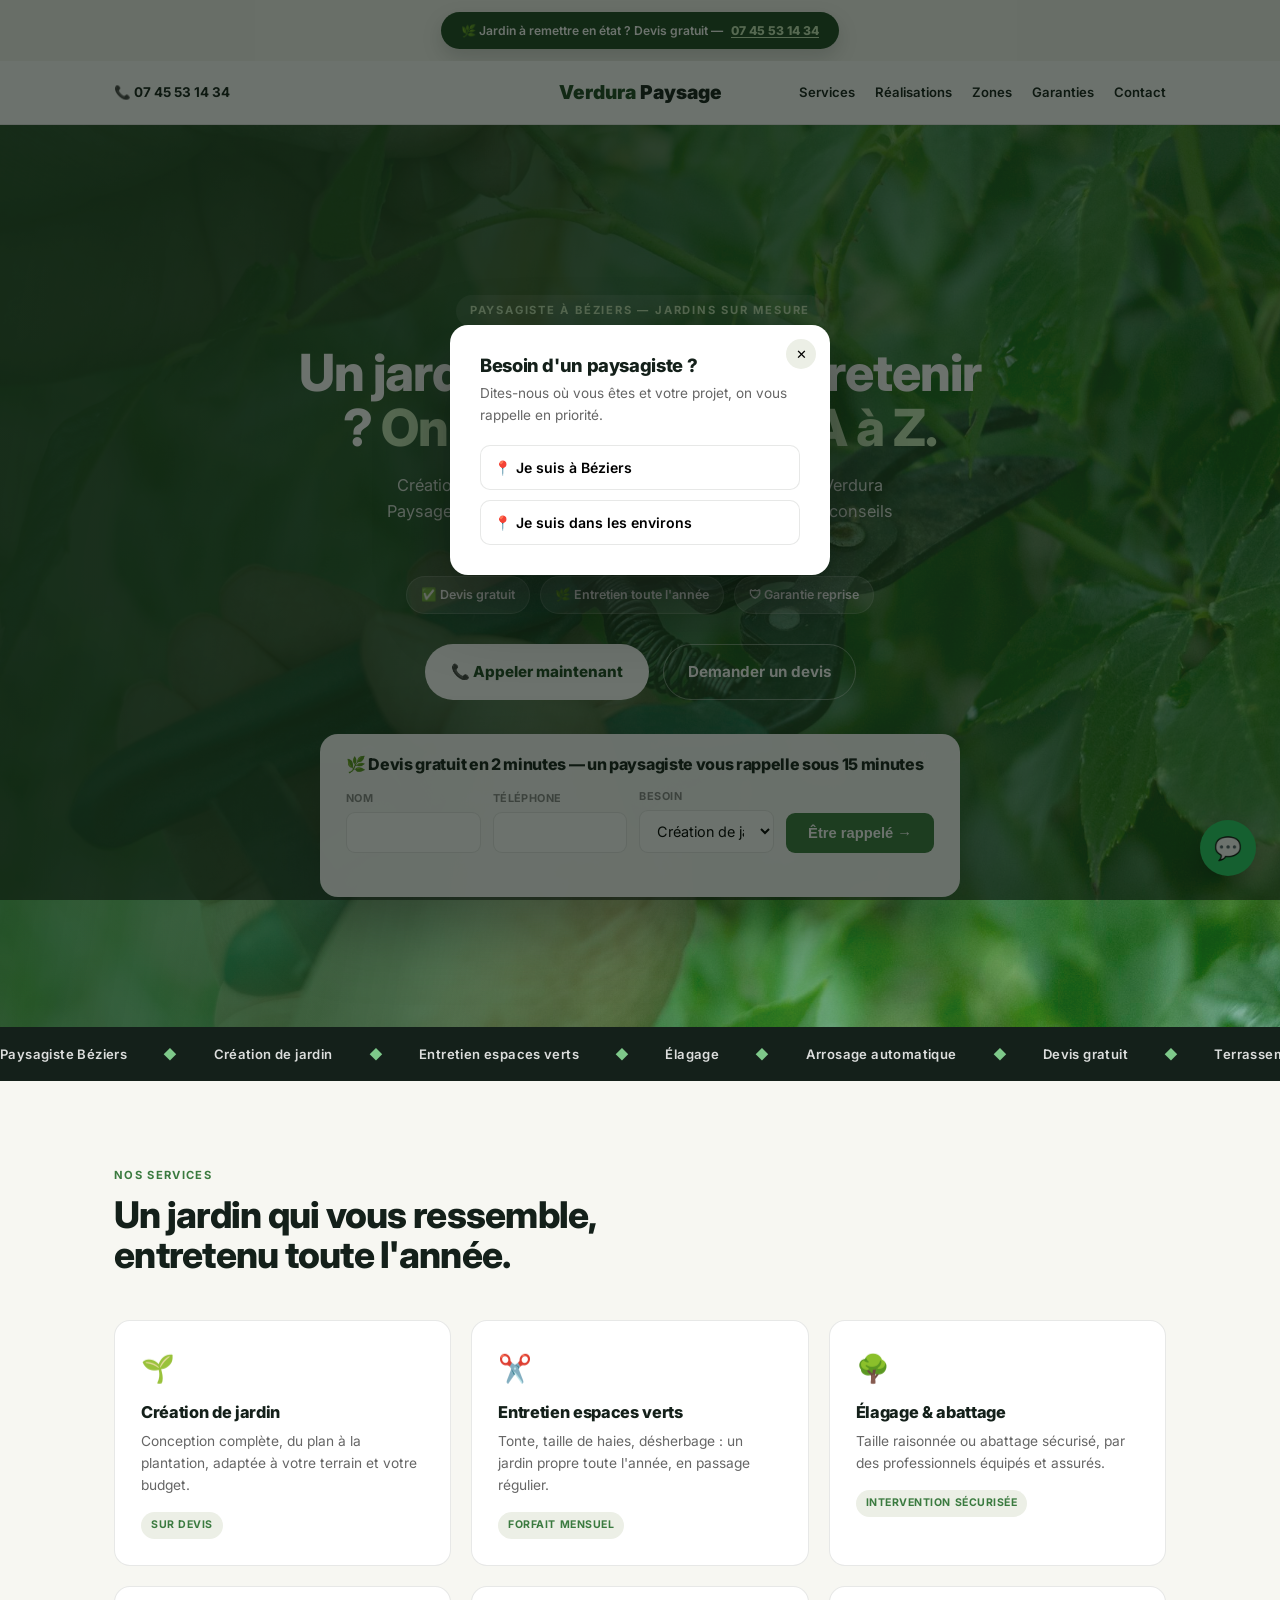
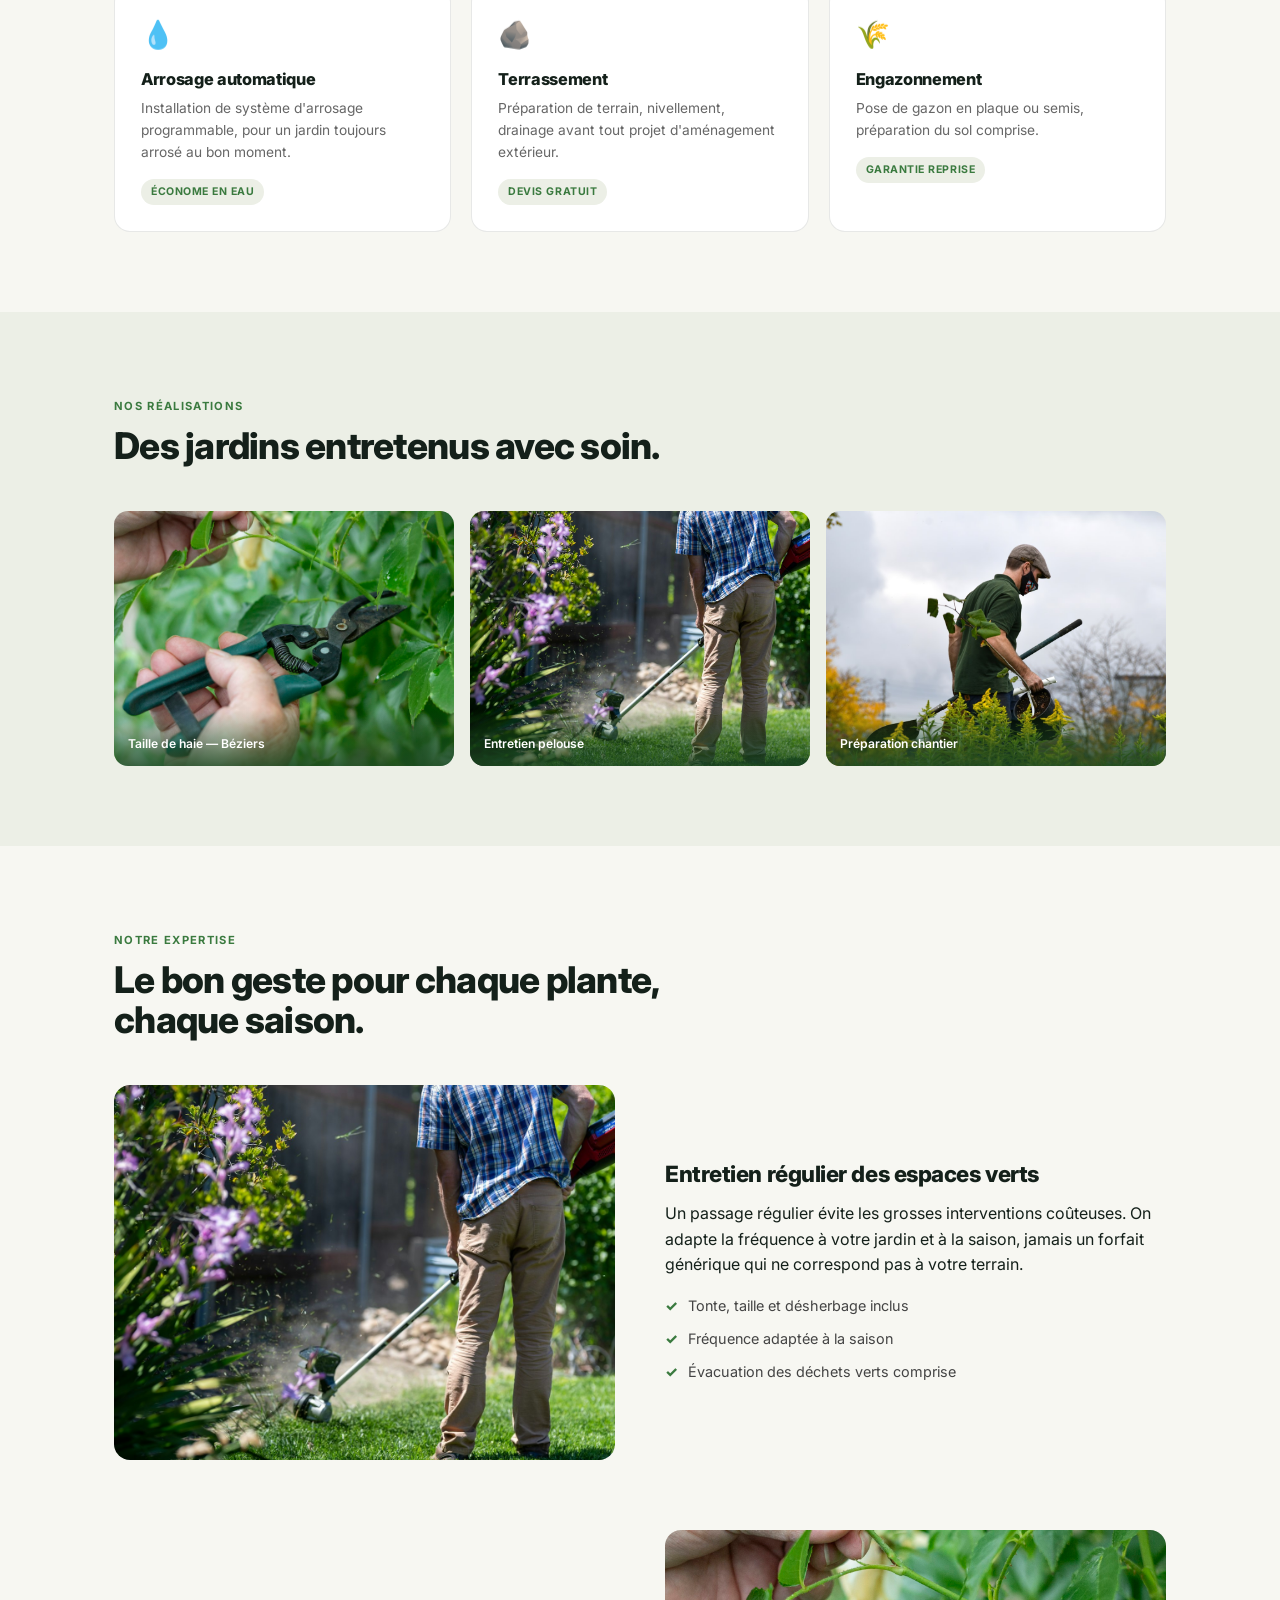
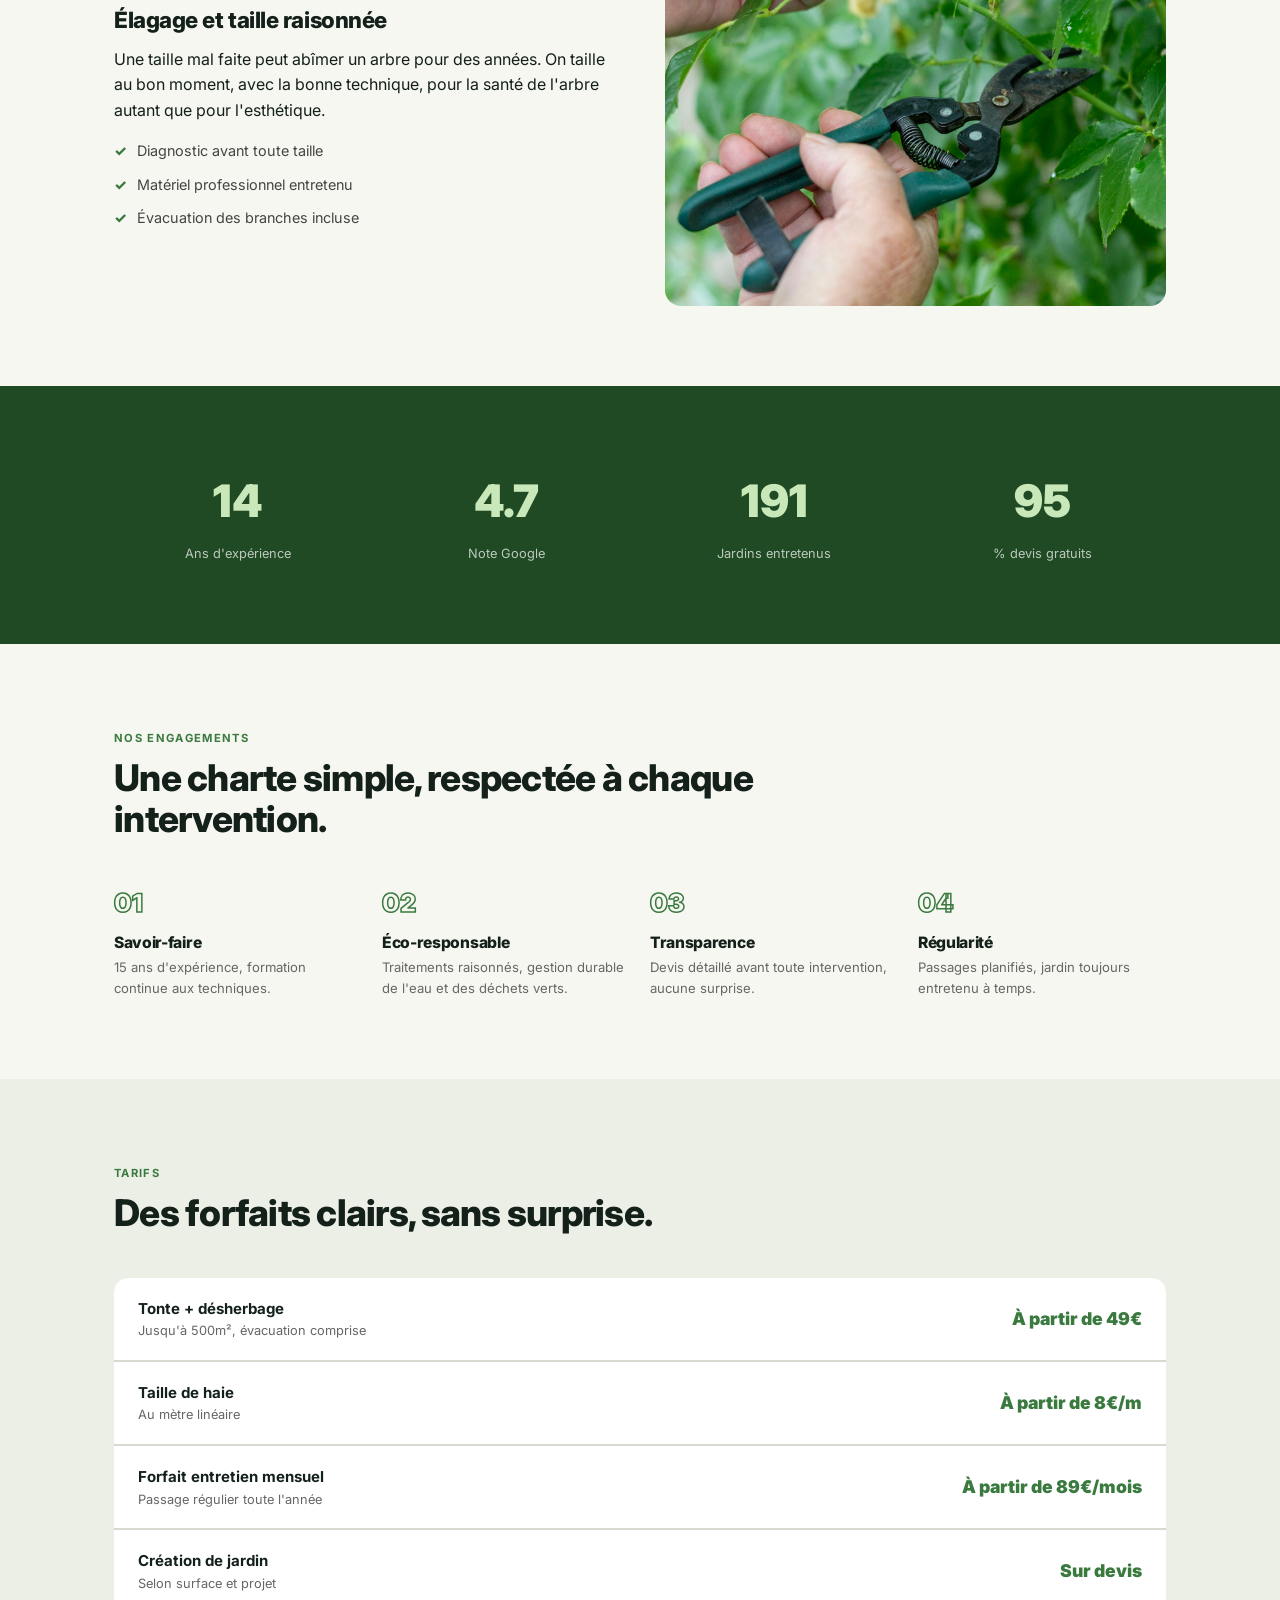
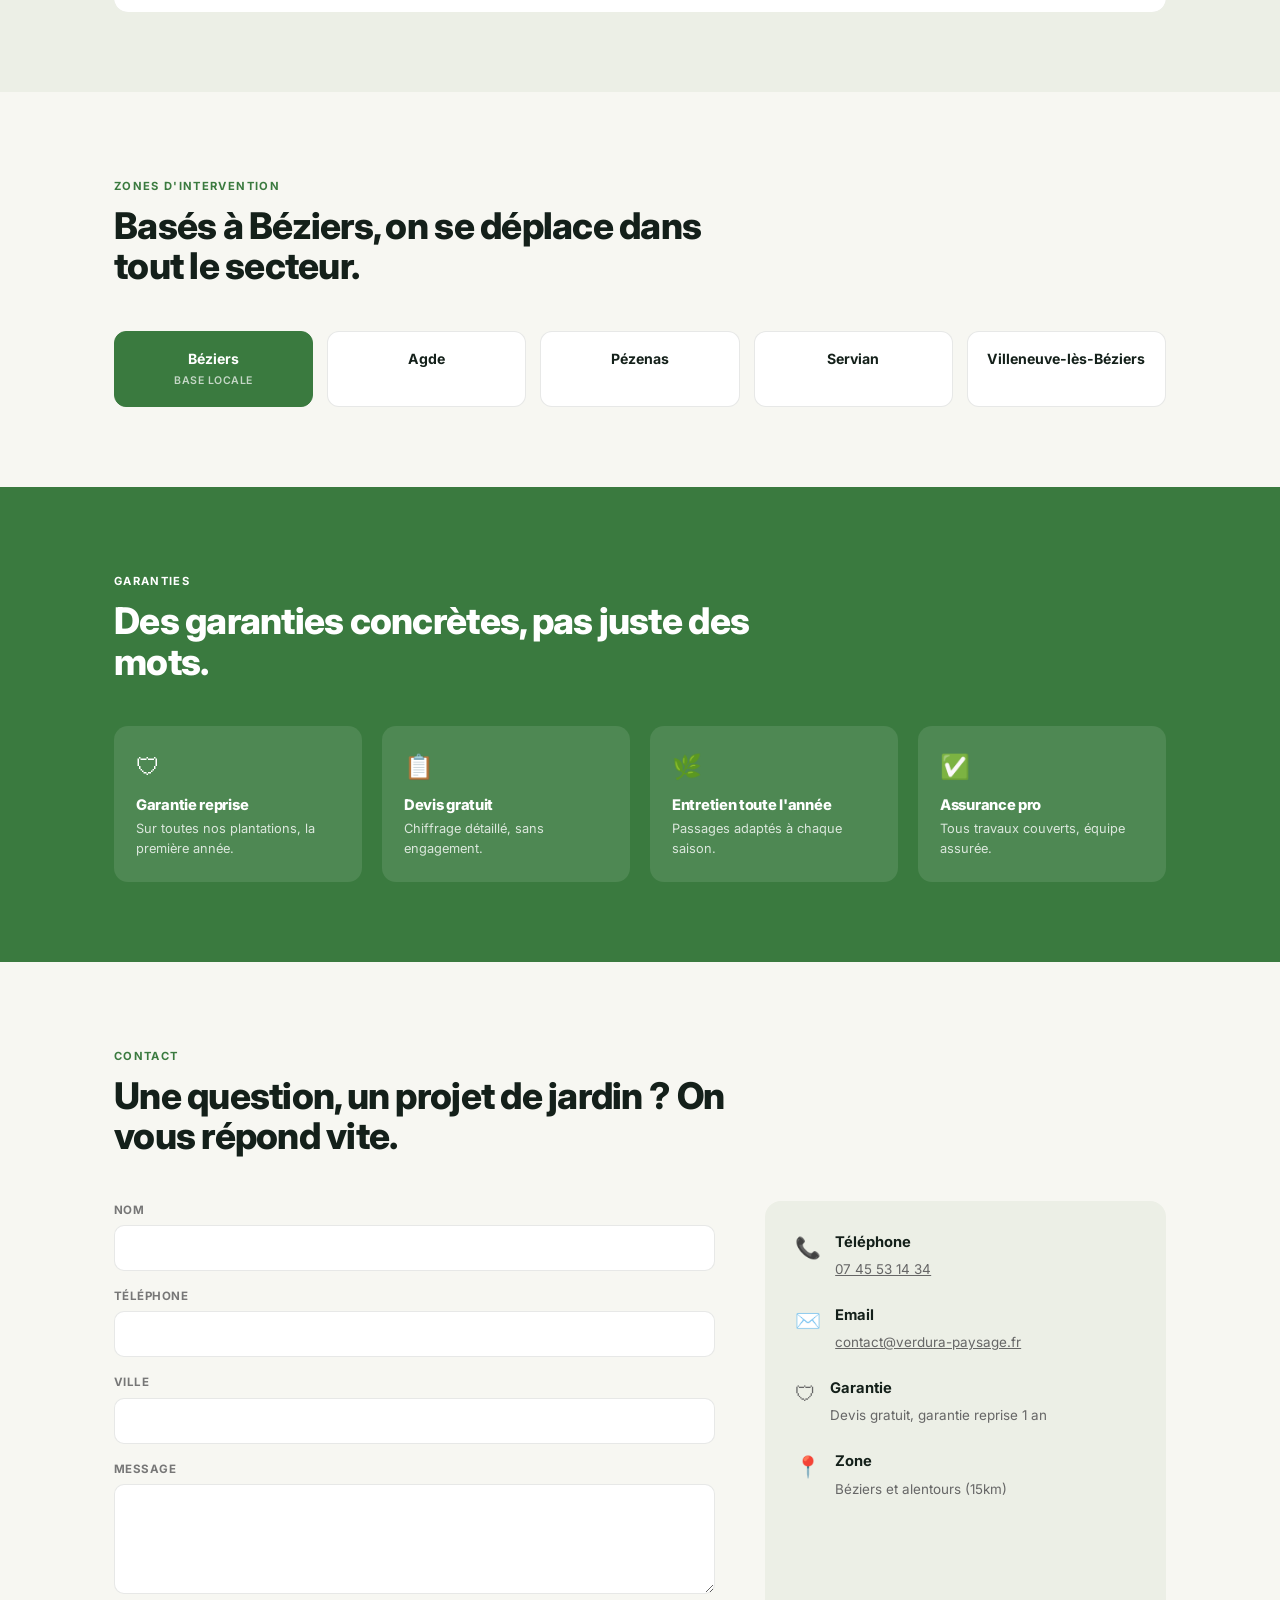
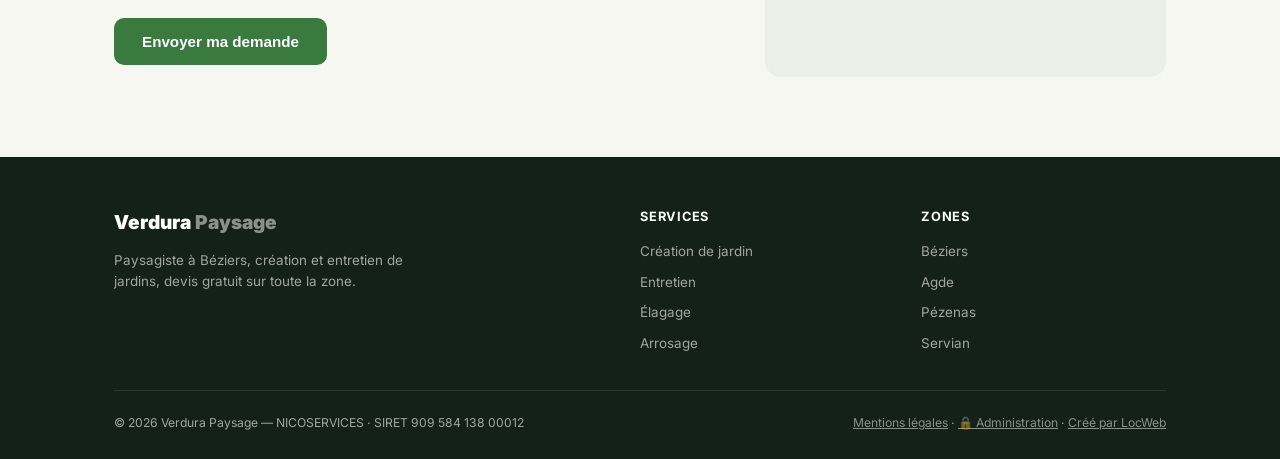
<file: paysagiste/index.html>
<!DOCTYPE html>
<html lang="fr">
<head>
<meta charset="UTF-8">
<meta name="viewport" content="width=device-width, initial-scale=1.0">
<title>Verdura Paysage — Paysagiste à Béziers | Création & entretien de jardins</title>
<meta name="description" content="Verdura Paysage — paysagiste à Béziers, création de jardin, entretien espaces verts, élagage. Devis gratuit. 07 45 53 14 34.">
<meta property="og:title" content="Verdura Paysage — Paysagiste à Béziers">
<meta property="og:description" content="Création et entretien de jardins, élagage, devis gratuit.">
<meta property="og:type" content="website">
<meta property="og:image" content="assets/hero-paysagiste.jpg">
<meta name="twitter:card" content="summary_large_image">
<link rel="preconnect" href="https://fonts.googleapis.com">
<link rel="preconnect" href="https://fonts.gstatic.com" crossorigin>
<link href="https://fonts.googleapis.com/css2?family=Inter:wght@400;500;600;700;800;900&display=swap" rel="stylesheet">
<script type="application/ld+json">
{
  "@context": "https://schema.org",
  "@type": "LocalBusiness",
  "name": "Verdura Paysage",
  "image": "assets/hero-paysagiste.jpg",
  "telephone": "+33745531434",
  "address": { "@type": "PostalAddress", "addressLocality": "Béziers", "addressRegion": "Occitanie", "addressCountry": "FR" },
  "areaServed": ["Béziers", "Agde", "Pézenas", "Servian", "Villeneuve-lès-Béziers"],
  "openingHours": "Mo-Sa 08:00-18:00",
  "aggregateRating": { "@type": "AggregateRating", "ratingValue": "4.9", "reviewCount": "68" }
}
</script>
<style>
:root{
  --acc:#3a7a3f; --acc-dark:#1f4a24; --earth:#7a5c3a;
  --ink:#14201a; --paper:#f7f7f2; --paper2:#ecefe6; --line:rgba(20,32,26,.1);
  --sans:'Inter',sans-serif;
}
*{box-sizing:border-box;margin:0;padding:0;}
html{scroll-behavior:auto;}
body{font-family:var(--sans);color:var(--ink);background:var(--paper);line-height:1.6;overflow-x:hidden;}
img{max-width:100%;display:block;}
a{color:inherit;}
.container{max-width:1180px;margin:0 auto;padding:0 20px;}
@media(min-width:900px){.container{padding:0 5vw;}}
h1,h2,h3{font-weight:800;letter-spacing:-.02em;line-height:1.1;}
.tag{display:inline-block;font-size:.7rem;font-weight:700;text-transform:uppercase;letter-spacing:.12em;color:var(--acc);margin-bottom:10px;}

.urgence-bar{background:var(--paper);text-align:center;padding:12px 16px;}
.urgence-bar-pill{display:inline-flex;align-items:center;gap:8px;background:var(--acc-dark);color:#fff;font-size:.76rem;font-weight:600;padding:9px 20px;border-radius:100px;box-shadow:0 8px 20px rgba(20,32,26,.18);}
.urgence-bar-pill a{color:#c9e8ba;font-weight:800;text-decoration:underline;text-underline-offset:2px;}

/* Bandeau blanc opaque, logo centré, téléphone en texte simple à gauche */
header{position:sticky;top:0;z-index:500;background:#fff;border-bottom:1px solid var(--line);}
.nav-inner{display:grid;grid-template-columns:1fr auto 1fr;align-items:center;gap:12px;padding:16px 20px;max-width:1180px;margin:0 auto;}
@media(min-width:900px){.nav-inner{padding:16px 5vw;}}
.header-phone-plain{display:none;justify-self:start;align-items:center;gap:6px;font-size:.84rem;font-weight:700;color:var(--ink);text-decoration:none;white-space:nowrap;}
@media(min-width:480px){.header-phone-plain{display:inline-flex;}}
.logo{justify-self:center;font-weight:900;font-size:1.2rem;color:var(--acc-dark);text-decoration:none;white-space:nowrap;}
.logo span{color:var(--ink);}
.header-right{justify-self:end;display:flex;align-items:center;gap:20px;}
nav.links{display:none;gap:20px;align-items:center;}
nav.links a{font-size:.82rem;font-weight:600;text-decoration:none;color:var(--ink);}
@media(min-width:860px){nav.links{display:flex;}}
.google-badge{display:none;}
.tel-btn{display:none;}
.burger{display:flex;background:none;border:none;cursor:pointer;padding:6px;}
@media(min-width:860px){.burger{display:none;}}
.burger span{display:block;width:22px;height:2px;background:var(--ink);margin:4px 0;}

.hero{position:relative;min-height:640px;display:flex;align-items:center;overflow:hidden;color:#fff;}
.hero-bg{position:absolute;inset:0;background-image:linear-gradient(100deg,rgba(31,74,36,.94) 0%,rgba(31,74,36,.8) 38%,rgba(58,122,63,.5) 65%,rgba(58,122,63,.28) 100%),url('assets/hero-paysagiste.jpg');background-size:cover;background-position:center 40%;}
.hero-inner{position:relative;z-index:2;display:flex;flex-direction:column;align-items:center;text-align:center;width:100%;padding:90px 20px 50px;max-width:820px;margin:0 auto;}
@media(min-width:900px){.hero-inner{padding:90px 5vw 50px;}}
@media(max-width:900px){.hero-inner{padding:50px 20px 36px;}}
.hero-tag{display:inline-block;font-size:.7rem;font-weight:700;text-transform:uppercase;letter-spacing:.16em;color:#c9e8ba;background:rgba(255,255,255,.1);padding:7px 14px;border-radius:100px;margin-bottom:18px;}
.hero h1{font-size:clamp(2rem,4.6vw,3.2rem);line-height:1.08;margin-bottom:16px;}
.hero h1 em{font-style:normal;color:#c9e8ba;}
.hero-sub{font-size:1.02rem;color:rgba(255,255,255,.85);max-width:520px;margin:0 auto 26px;line-height:1.6;}
.hero-badges{display:flex;flex-wrap:wrap;justify-content:center;gap:10px;margin-bottom:30px;}
.hero-badge{display:flex;align-items:center;gap:7px;background:rgba(255,255,255,.12);border:1px solid rgba(255,255,255,.16);font-size:.78rem;font-weight:600;padding:8px 14px;border-radius:100px;}
.hero-cta-row{display:flex;flex-wrap:wrap;justify-content:center;gap:14px;margin-bottom:34px;}
.btn-primary{display:inline-flex;align-items:center;gap:9px;background:#fff;color:var(--acc-dark);font-weight:800;font-size:.95rem;padding:16px 26px;border-radius:100px;text-decoration:none;}
.btn-outline{display:inline-flex;align-items:center;gap:9px;background:transparent;border:1.5px solid rgba(255,255,255,.4);color:#fff;font-weight:700;font-size:.95rem;padding:15px 24px;border-radius:100px;text-decoration:none;}

.hero-form{position:relative;z-index:2;background:rgba(255,255,255,.97);color:var(--ink);border-radius:18px;padding:22px 26px;box-shadow:0 30px 70px rgba(0,0,0,.35);width:100%;max-width:640px;}
.hero-form h3{font-size:1rem;margin-bottom:14px;text-align:left;}
.hero-form p.sub{display:none;}
.hero-form .fields{display:flex;flex-wrap:wrap;gap:12px;align-items:flex-end;}
.hero-form .row{margin-bottom:0;flex:1;min-width:130px;text-align:left;}
.hero-form label{display:block;font-size:.68rem;font-weight:700;text-transform:uppercase;letter-spacing:.04em;color:#888;margin-bottom:5px;}
.hero-form input,.hero-form select{width:100%;padding:11px 13px;border:1px solid var(--line);border-radius:9px;font-family:inherit;font-size:.9rem;background:#fff;}
.hero-form input:focus,.hero-form select:focus{outline:none;border-color:var(--acc);}
.hero-form button{flex-shrink:0;background:var(--acc);color:#fff;font-weight:800;font-size:.92rem;padding:12px 22px;border:none;border-radius:9px;cursor:pointer;white-space:nowrap;}
.hero-form button:hover{opacity:.92;}
.hero-form .status{font-size:.78rem;margin-top:10px;text-align:center;flex-basis:100%;}
@media(max-width:700px){.hero-form .fields{flex-direction:column;align-items:stretch;}.hero-form button{width:100%;}}

.marquee{background:var(--ink);color:#fff;overflow:hidden;white-space:nowrap;padding:14px 0;}
.marquee-track{display:inline-flex;gap:36px;animation:mq 26s linear infinite;}
.marquee span{font-size:.82rem;font-weight:600;letter-spacing:.03em;color:rgba(255,255,255,.85);}
.marquee .dot{color:#7ec98a;margin-left:36px;}
@keyframes mq{from{transform:translateX(0);}to{transform:translateX(-50%);}}
@media(prefers-reduced-motion:reduce){.marquee-track{animation:none;}}

section{padding:80px 0;}
.s-head{margin-bottom:44px;max-width:640px;}
.s-head h2{font-size:clamp(1.6rem,3.2vw,2.3rem);}

.services-grid{display:grid;grid-template-columns:repeat(3,1fr);gap:20px;}
@media(max-width:900px){.services-grid{grid-template-columns:repeat(2,1fr);}}
@media(max-width:600px){.services-grid{grid-template-columns:1fr;}}
.service-card{background:#fff;border:1px solid var(--line);border-radius:16px;padding:26px;}
.service-card .ico{font-size:1.7rem;margin-bottom:14px;}
.service-card h3{font-size:1.02rem;margin-bottom:8px;}
.service-card p{font-size:.86rem;color:#666;margin-bottom:14px;}
.service-tag{display:inline-block;font-size:.66rem;font-weight:700;text-transform:uppercase;letter-spacing:.05em;color:var(--acc);background:var(--paper2);padding:5px 10px;border-radius:100px;}

#realisations{background:var(--paper2);}
.real-grid{display:grid;grid-template-columns:repeat(3,1fr);gap:16px;}
@media(max-width:700px){.real-grid{grid-template-columns:1fr 1fr;}}
.real-item{border-radius:14px;overflow:hidden;aspect-ratio:4/3;position:relative;}
.real-item img{width:100%;height:100%;object-fit:cover;}
.real-item .cap{position:absolute;bottom:0;left:0;right:0;background:linear-gradient(transparent,rgba(31,74,36,.85));color:#fff;font-size:.76rem;font-weight:600;padding:24px 14px 12px;}

.expertise-bloc{display:grid;grid-template-columns:1fr 1fr;gap:50px;align-items:center;margin-bottom:70px;}
.expertise-bloc:last-child{margin-bottom:0;}
.expertise-bloc.rev>.expertise-img{order:2;}
@media(max-width:800px){.expertise-bloc{grid-template-columns:1fr;gap:24px;}.expertise-bloc.rev>.expertise-img{order:0;}}
.expertise-img{border-radius:16px;overflow:hidden;aspect-ratio:4/3;}
.expertise-img img{width:100%;height:100%;object-fit:cover;}
.expertise-txt h3{font-size:1.4rem;margin-bottom:14px;}
.expertise-txt ul{list-style:none;display:flex;flex-direction:column;gap:10px;margin-top:16px;}
.expertise-txt li{font-size:.9rem;color:#444;display:flex;gap:10px;align-items:flex-start;}
.expertise-txt li::before{content:'✓';color:var(--acc);font-weight:800;flex-shrink:0;}

#chiffres{background:var(--acc-dark);color:#fff;}
.chiffres-grid{display:grid;grid-template-columns:repeat(4,1fr);gap:20px;text-align:center;}
@media(max-width:700px){.chiffres-grid{grid-template-columns:1fr 1fr;}}
.chiffre-num{font-size:clamp(2rem,4vw,2.8rem);font-weight:900;color:#c9e8ba;}
.chiffre-lbl{font-size:.8rem;color:rgba(255,255,255,.7);margin-top:6px;}

.charte-grid{display:grid;grid-template-columns:repeat(4,1fr);gap:20px;}
@media(max-width:800px){.charte-grid{grid-template-columns:1fr 1fr;}}
.charte-item{text-align:left;}
.charte-num{font-family:var(--sans);font-weight:900;font-size:1.6rem;color:transparent;-webkit-text-stroke:1.5px var(--acc);display:block;margin-bottom:10px;}
.charte-item h3{font-size:.98rem;margin-bottom:6px;}
.charte-item p{font-size:.82rem;color:#666;}

#tarifs{background:var(--paper2);}
.tarifs-list{display:flex;flex-direction:column;gap:2px;background:var(--line);border-radius:14px;overflow:hidden;}
.tarif-row{background:#fff;display:flex;justify-content:space-between;align-items:center;padding:18px 24px;flex-wrap:wrap;gap:6px;}
.tarif-row .name{font-weight:700;font-size:.94rem;}
.tarif-row .desc{font-size:.8rem;color:#666;display:block;}
.tarif-row .price{font-weight:900;font-size:1.1rem;color:var(--acc);white-space:nowrap;}

.zones-grid{display:grid;grid-template-columns:repeat(5,1fr);gap:14px;}
@media(max-width:800px){.zones-grid{grid-template-columns:repeat(2,1fr);}}
.zone-item{background:#fff;border:1px solid var(--line);border-radius:12px;padding:16px;text-align:center;font-weight:700;font-size:.88rem;}
.zone-item.base{background:var(--acc);color:#fff;border-color:var(--acc);}
.zone-item .sub{display:block;font-size:.66rem;font-weight:600;text-transform:uppercase;letter-spacing:.05em;opacity:.7;margin-top:3px;}

#garanties{background:var(--acc);color:#fff;}
.garanties-grid{display:grid;grid-template-columns:repeat(4,1fr);gap:20px;}
@media(max-width:800px){.garanties-grid{grid-template-columns:1fr 1fr;}}
.garantie-card{background:rgba(255,255,255,.1);border-radius:14px;padding:22px;}
.garantie-card .ico{font-size:1.5rem;margin-bottom:10px;}
.garantie-card h3{font-size:.92rem;margin-bottom:6px;}
.garantie-card p{font-size:.8rem;color:rgba(255,255,255,.8);}

.contact-grid{display:grid;grid-template-columns:1.2fr .8fr;gap:50px;}
@media(max-width:800px){.contact-grid{grid-template-columns:1fr;}}
.contact-form .row{margin-bottom:16px;}
.contact-form label{display:block;font-size:.72rem;font-weight:700;text-transform:uppercase;letter-spacing:.04em;color:#777;margin-bottom:6px;}
.contact-form input,.contact-form textarea{width:100%;padding:13px 15px;border:1px solid var(--line);border-radius:10px;font-family:inherit;font-size:.92rem;}
.contact-form textarea{min-height:110px;resize:vertical;}
.contact-form button{background:var(--acc);color:#fff;font-weight:800;font-size:.95rem;padding:15px 28px;border:none;border-radius:10px;cursor:pointer;}
.contact-side{background:var(--paper2);border-radius:16px;padding:30px;}
.contact-side .item{display:flex;gap:14px;margin-bottom:22px;}
.contact-side .item:last-child{margin-bottom:0;}
.contact-side .item .ico{font-size:1.3rem;}
.contact-side .item strong{display:block;font-size:.92rem;margin-bottom:2px;}
.contact-side .item span{font-size:.84rem;color:#666;}

footer{background:var(--ink);color:rgba(255,255,255,.6);padding:50px 0 26px;font-size:.84rem;}
.footer-grid{display:grid;grid-template-columns:2fr 1fr 1fr;gap:36px;margin-bottom:36px;}
@media(max-width:700px){.footer-grid{grid-template-columns:1fr;gap:26px;}}
.footer-grid h4{color:#fff;font-size:.8rem;text-transform:uppercase;letter-spacing:.06em;margin-bottom:14px;}
.footer-grid ul{list-style:none;display:flex;flex-direction:column;gap:9px;}
.footer-grid a{text-decoration:none;color:rgba(255,255,255,.6);}
.footer-bottom{border-top:1px solid rgba(255,255,255,.1);padding-top:22px;display:flex;justify-content:space-between;flex-wrap:wrap;gap:10px;font-size:.76rem;}
.footer-bottom a{text-decoration:underline;color:rgba(255,255,255,.5);}

.wa-float{position:fixed;bottom:24px;right:24px;z-index:600;background:#25d366;color:#fff;width:56px;height:56px;border-radius:50%;display:flex;align-items:center;justify-content:center;text-decoration:none;box-shadow:0 10px 26px rgba(0,0,0,.3);font-size:1.4rem;}
.top-btn{position:fixed;bottom:24px;left:24px;z-index:600;background:#fff;border:1px solid var(--line);width:44px;height:44px;border-radius:50%;display:flex;align-items:center;justify-content:center;cursor:pointer;opacity:0;pointer-events:none;transition:opacity .25s;font-size:1.1rem;}
.top-btn.show{opacity:1;pointer-events:auto;}

.rv{opacity:0;transform:translateY(24px);transition:opacity .7s cubic-bezier(.16,1,.3,1),transform .7s cubic-bezier(.16,1,.3,1);}
.rv.on{opacity:1;transform:none;}
@media(prefers-reduced-motion:reduce){.rv{opacity:1;transform:none;}}

.lead-popup{position:fixed;inset:0;z-index:9000;display:flex;align-items:center;justify-content:center;padding:20px;opacity:0;pointer-events:none;transition:opacity .3s;}
.lead-popup.open{opacity:1;pointer-events:auto;}
.lead-popup-bg{position:absolute;inset:0;background:rgba(10,20,12,.6);}
.lead-popup-box{position:relative;background:#fff;border-radius:18px;padding:30px;max-width:380px;width:100%;box-shadow:0 30px 70px rgba(0,0,0,.4);}
.lead-popup-box h3{font-size:1.15rem;margin-bottom:8px;}
.lead-popup-box p{font-size:.85rem;color:#666;margin-bottom:18px;}
.lead-popup-close{position:absolute;top:14px;right:14px;background:var(--paper2);border:none;width:30px;height:30px;border-radius:50%;cursor:pointer;}
.lead-choice{display:flex;flex-direction:column;gap:10px;}
.lead-choice button{padding:13px;border-radius:10px;border:1px solid var(--line);background:#fff;font-family:inherit;font-size:.88rem;font-weight:600;cursor:pointer;text-align:left;}
.lead-choice button:hover{border-color:var(--acc);}

.mobile-panel{position:fixed;top:0;left:0;right:0;bottom:0;z-index:900;background:#fff;transform:translateX(100%);transition:transform .3s;padding:90px 30px 30px;}
.mobile-panel.open{transform:translateX(0);}
.mobile-panel a{display:block;padding:16px 0;font-size:1.1rem;font-weight:700;border-bottom:1px solid var(--line);text-decoration:none;color:var(--ink);}
.mobile-panel-close{position:absolute;top:20px;right:20px;background:none;border:none;font-size:1.6rem;cursor:pointer;}
</style>
</head>
<body>

<div class="urgence-bar"><span class="urgence-bar-pill">🌿 Jardin à remettre en état ? Devis gratuit — <a href="tel:0745531434">07 45 53 14 34</a></span></div>

<header>
  <div class="nav-inner">
    <a href="tel:0745531434" class="header-phone-plain">📞 07 45 53 14 34</a>
    <a href="#" class="logo">Verdura <span>Paysage</span></a>
    <div class="header-right">
      <nav class="links">
        <a href="#services">Services</a>
        <a href="#realisations">Réalisations</a>
        <a href="#zones">Zones</a>
        <a href="#garanties">Garanties</a>
        <a href="#contact">Contact</a>
      </nav>
      <button class="burger" id="burgerBtn" aria-label="Menu"><span></span><span></span><span></span></button>
    </div>
  </div>
</header>

<div class="mobile-panel" id="mobilePanel">
  <button class="mobile-panel-close" id="mobilePanelClose" aria-label="Fermer">✕</button>
  <a href="#services">Services</a>
  <a href="#realisations">Réalisations</a>
  <a href="#zones">Zones</a>
  <a href="#garanties">Garanties</a>
  <a href="#contact">Contact</a>
  <a href="tel:0745531434">📞 07 45 53 14 34</a>
</div>

<section class="hero">
  <div class="hero-bg" aria-hidden="true"></div>
  <div class="hero-inner">
    <div>
      <span class="hero-tag" data-editable-zone="hero_tag">Paysagiste à Béziers — jardins sur mesure</span>
      <h1><span data-editable-zone="hero_titre">Un jardin à créer ou entretenir ?</span> <em data-editable-zone="hero_titre_accent">On s'en occupe de A à Z.</em></h1>
      <p class="hero-sub" data-editable-zone="hero_sous_titre">Création de jardin, entretien d'espaces verts, élagage : Verdura Paysage intervient à Béziers et alentours, devis gratuit et conseils personnalisés.</p>
      <div class="hero-badges">
        <span class="hero-badge">✅ Devis gratuit</span>
        <span class="hero-badge">🌿 Entretien toute l'année</span>
        <span class="hero-badge">🛡 Garantie reprise</span>
      </div>
      <div class="hero-cta-row">
        <a href="tel:0745531434" class="btn-primary">📞 Appeler maintenant</a>
        <a href="#contact" class="btn-outline">Demander un devis</a>
      </div>
    </div>
    <form class="hero-form" id="quick-form">
      <h3>🌿 Devis gratuit en 2 minutes — un paysagiste vous rappelle sous 15 minutes</h3>
      <div class="fields">
        <div class="row"><label>Nom</label><input type="text" name="nom" required></div>
        <div class="row"><label>Téléphone</label><input type="tel" name="telephone" required></div>
        <div class="row">
          <label>Besoin</label>
          <select name="besoin">
            <option>Création de jardin</option>
            <option>Entretien espaces verts</option>
            <option>Élagage / taille</option>
            <option>Arrosage automatique</option>
            <option>Autre demande</option>
          </select>
        </div>
        <button type="submit">Être rappelé →</button>
        <p class="status" id="quick-form-status"></p>
      </div>
    </form>
  </div>
</section>

<div class="marquee" aria-hidden="true">
  <div class="marquee-track">
    <span>Paysagiste Béziers<span class="dot">◆</span></span>
    <span>Création de jardin<span class="dot">◆</span></span>
    <span>Entretien espaces verts<span class="dot">◆</span></span>
    <span>Élagage<span class="dot">◆</span></span>
    <span>Arrosage automatique<span class="dot">◆</span></span>
    <span>Devis gratuit<span class="dot">◆</span></span>
    <span>Terrassement<span class="dot">◆</span></span>
    <span>Paysagiste Béziers<span class="dot">◆</span></span>
    <span>Création de jardin<span class="dot">◆</span></span>
    <span>Entretien espaces verts<span class="dot">◆</span></span>
    <span>Élagage<span class="dot">◆</span></span>
    <span>Arrosage automatique<span class="dot">◆</span></span>
    <span>Devis gratuit<span class="dot">◆</span></span>
    <span>Terrassement<span class="dot">◆</span></span>
  </div>
</div>

<section id="services">
  <div class="container">
    <div class="s-head rv"><span class="tag">Nos services</span><h2>Un jardin qui vous ressemble, entretenu toute l'année.</h2></div>
    <div class="services-grid">
      <div class="service-card rv"><div class="ico">🌱</div><h3 data-editable-zone="service_1_titre">Création de jardin</h3><p data-editable-zone="service_1_desc">Conception complète, du plan à la plantation, adaptée à votre terrain et votre budget.</p><span class="service-tag">Sur devis</span></div>
      <div class="service-card rv"><div class="ico">✂️</div><h3 data-editable-zone="service_2_titre">Entretien espaces verts</h3><p data-editable-zone="service_2_desc">Tonte, taille de haies, désherbage : un jardin propre toute l'année, en passage régulier.</p><span class="service-tag">Forfait mensuel</span></div>
      <div class="service-card rv"><div class="ico">🌳</div><h3 data-editable-zone="service_3_titre">Élagage & abattage</h3><p data-editable-zone="service_3_desc">Taille raisonnée ou abattage sécurisé, par des professionnels équipés et assurés.</p><span class="service-tag">Intervention sécurisée</span></div>
      <div class="service-card rv"><div class="ico">💧</div><h3 data-editable-zone="service_4_titre">Arrosage automatique</h3><p data-editable-zone="service_4_desc">Installation de système d'arrosage programmable, pour un jardin toujours arrosé au bon moment.</p><span class="service-tag">Économe en eau</span></div>
      <div class="service-card rv"><div class="ico">🪨</div><h3 data-editable-zone="service_5_titre">Terrassement</h3><p data-editable-zone="service_5_desc">Préparation de terrain, nivellement, drainage avant tout projet d'aménagement extérieur.</p><span class="service-tag">Devis gratuit</span></div>
      <div class="service-card rv"><div class="ico">🌾</div><h3 data-editable-zone="service_6_titre">Engazonnement</h3><p data-editable-zone="service_6_desc">Pose de gazon en plaque ou semis, préparation du sol comprise.</p><span class="service-tag">Garantie reprise</span></div>
    </div>
  </div>
</section>

<section id="realisations">
  <div class="container">
    <div class="s-head rv"><span class="tag">Nos réalisations</span><h2>Des jardins entretenus avec soin.</h2></div>
    <div class="real-grid">
      <div class="real-item rv"><img src="assets/hero-paysagiste.jpg" alt="Taille de haie, Béziers" loading="lazy"><span class="cap">Taille de haie — Béziers</span></div>
      <div class="real-item rv"><img src="assets/tonte.jpg" alt="Tonte de pelouse" loading="lazy"><span class="cap">Entretien pelouse</span></div>
      <div class="real-item rv"><img src="assets/outils.jpg" alt="Préparation matériel jardinage" loading="lazy"><span class="cap">Préparation chantier</span></div>
    </div>
  </div>
</section>

<section>
  <div class="container">
    <div class="s-head rv"><span class="tag">Notre expertise</span><h2>Le bon geste pour chaque plante, chaque saison.</h2></div>
    <div class="expertise-bloc rv">
      <div class="expertise-img"><img src="assets/tonte.jpg" alt="Entretien pelouse" loading="lazy"></div>
      <div class="expertise-txt">
        <h3>Entretien régulier des espaces verts</h3>
        <p>Un passage régulier évite les grosses interventions coûteuses. On adapte la fréquence à votre jardin et à la saison, jamais un forfait générique qui ne correspond pas à votre terrain.</p>
        <ul><li>Tonte, taille et désherbage inclus</li><li>Fréquence adaptée à la saison</li><li>Évacuation des déchets verts comprise</li></ul>
      </div>
    </div>
    <div class="expertise-bloc rv rev">
      <div class="expertise-img"><img src="assets/hero-paysagiste.jpg" alt="Élagage" loading="lazy"></div>
      <div class="expertise-txt">
        <h3>Élagage et taille raisonnée</h3>
        <p>Une taille mal faite peut abîmer un arbre pour des années. On taille au bon moment, avec la bonne technique, pour la santé de l'arbre autant que pour l'esthétique.</p>
        <ul><li>Diagnostic avant toute taille</li><li>Matériel professionnel entretenu</li><li>Évacuation des branches incluse</li></ul>
      </div>
    </div>
  </div>
</section>

<section id="chiffres">
  <div class="container">
    <div class="chiffres-grid">
      <div class="rv"><div class="chiffre-num" data-compteur="15">0</div><div class="chiffre-lbl">Ans d'expérience</div></div>
      <div class="rv"><div class="chiffre-num" data-compteur="4.9" data-decimal="1">0</div><div class="chiffre-lbl">Note Google</div></div>
      <div class="rv"><div class="chiffre-num" data-compteur="200">0</div><div class="chiffre-lbl">Jardins entretenus</div></div>
      <div class="rv"><div class="chiffre-num" data-compteur="100">0</div><div class="chiffre-lbl">% devis gratuits</div></div>
    </div>
  </div>
</section>

<section>
  <div class="container">
    <div class="s-head rv"><span class="tag">Nos engagements</span><h2>Une charte simple, respectée à chaque intervention.</h2></div>
    <div class="charte-grid">
      <div class="charte-item rv"><span class="charte-num">01</span><h3>Savoir-faire</h3><p>15 ans d'expérience, formation continue aux techniques.</p></div>
      <div class="charte-item rv"><span class="charte-num">02</span><h3>Éco-responsable</h3><p>Traitements raisonnés, gestion durable de l'eau et des déchets verts.</p></div>
      <div class="charte-item rv"><span class="charte-num">03</span><h3>Transparence</h3><p>Devis détaillé avant toute intervention, aucune surprise.</p></div>
      <div class="charte-item rv"><span class="charte-num">04</span><h3>Régularité</h3><p>Passages planifiés, jardin toujours entretenu à temps.</p></div>
    </div>
  </div>
</section>

<section id="tarifs">
  <div class="container">
    <div class="s-head rv"><span class="tag">Tarifs</span><h2>Des forfaits clairs, sans surprise.</h2></div>
    <div class="tarifs-list rv">
      <div class="tarif-row"><div><span class="name">Tonte + désherbage</span><span class="desc">Jusqu'à 500m², évacuation comprise</span></div><span class="price" data-editable-zone="prix_tonte">À partir de 49€</span></div>
      <div class="tarif-row"><div><span class="name">Taille de haie</span><span class="desc">Au mètre linéaire</span></div><span class="price" data-editable-zone="prix_taille">À partir de 8€/m</span></div>
      <div class="tarif-row"><div><span class="name">Forfait entretien mensuel</span><span class="desc">Passage régulier toute l'année</span></div><span class="price" data-editable-zone="prix_forfait">À partir de 89€/mois</span></div>
      <div class="tarif-row"><div><span class="name">Création de jardin</span><span class="desc">Selon surface et projet</span></div><span class="price" data-editable-zone="prix_creation">Sur devis</span></div>
    </div>
  </div>
</section>

<section id="zones">
  <div class="container">
    <div class="s-head rv"><span class="tag">Zones d'intervention</span><h2>Basés à Béziers, on se déplace dans tout le secteur.</h2></div>
    <div class="zones-grid rv">
      <div class="zone-item base">Béziers<span class="sub">Base locale</span></div>
      <div class="zone-item">Agde</div>
      <div class="zone-item">Pézenas</div>
      <div class="zone-item">Servian</div>
      <div class="zone-item">Villeneuve-lès-Béziers</div>
    </div>
  </div>
</section>

<section id="garanties">
  <div class="container">
    <div class="s-head rv"><span class="tag" style="color:#fff;">Garanties</span><h2>Des garanties concrètes, pas juste des mots.</h2></div>
    <div class="garanties-grid">
      <div class="garantie-card rv"><div class="ico">🛡</div><h3>Garantie reprise</h3><p>Sur toutes nos plantations, la première année.</p></div>
      <div class="garantie-card rv"><div class="ico">📋</div><h3>Devis gratuit</h3><p>Chiffrage détaillé, sans engagement.</p></div>
      <div class="garantie-card rv"><div class="ico">🌿</div><h3>Entretien toute l'année</h3><p>Passages adaptés à chaque saison.</p></div>
      <div class="garantie-card rv"><div class="ico">✅</div><h3>Assurance pro</h3><p>Tous travaux couverts, équipe assurée.</p></div>
    </div>
  </div>
</section>

<section id="contact">
  <div class="container">
    <div class="s-head rv"><span class="tag">Contact</span><h2>Une question, un projet de jardin ? On vous répond vite.</h2></div>
    <div class="contact-grid">
      <form class="contact-form rv" id="contact-form">
        <div class="row"><label>Nom</label><input type="text" name="nom" required></div>
        <div class="row"><label>Téléphone</label><input type="tel" name="telephone" required></div>
        <div class="row"><label>Ville</label><input type="text" name="ville"></div>
        <div class="row"><label>Message</label><textarea name="message" required></textarea></div>
        <button type="submit">Envoyer ma demande</button>
        <p class="status" id="contact-form-status" style="margin-top:12px;font-size:.85rem;"></p>
      </form>
      <div class="contact-side rv">
        <div class="item"><span class="ico">📞</span><div><strong>Téléphone</strong><span><a href="tel:0745531434" data-editable-tel="tel_contact">07 45 53 14 34</a></span></div></div>
        <div class="item"><span class="ico">✉️</span><div><strong>Email</strong><span><a href="mailto:contact@verdura-paysage.fr" data-editable-mailto="email_contact">contact@verdura-paysage.fr</a></span></div></div>
        <div class="item"><span class="ico">🛡</span><div><strong>Garantie</strong><span>Devis gratuit, garantie reprise 1 an</span></div></div>
        <div class="item"><span class="ico">📍</span><div><strong>Zone</strong><span>Béziers et alentours (15km)</span></div></div>
      </div>
    </div>
  </div>
</section>

<a href="https://wa.me/33745531434" class="wa-float" target="_blank" rel="noopener" aria-label="WhatsApp">💬</a>
<button class="top-btn" id="topBtn" aria-label="Retour en haut">↑</button>

<div class="lead-popup" id="leadPopup" aria-hidden="true">
  <div class="lead-popup-bg" id="leadPopupBg"></div>
  <div class="lead-popup-box">
    <button class="lead-popup-close" id="leadPopupClose" aria-label="Fermer">✕</button>
    <h3>Besoin d'un paysagiste ?</h3>
    <p>Dites-nous où vous êtes et votre projet, on vous rappelle en priorité.</p>
    <div class="lead-choice" id="leadChoiceStep">
      <button data-val="Béziers">📍 Je suis à Béziers</button>
      <button data-val="Alentours">📍 Je suis dans les environs</button>
    </div>
  </div>
</div>

<footer>
  <div class="container">
    <div class="footer-grid">
      <div>
        <div class="logo" style="color:#fff;">Verdura <span style="color:rgba(255,255,255,.5);">Paysage</span></div>
        <p style="margin-top:12px;max-width:320px;" data-editable-zone="footer_description">Paysagiste à Béziers, création et entretien de jardins, devis gratuit sur toute la zone.</p>
      </div>
      <div><h4>Services</h4><ul><li><a href="#services">Création de jardin</a></li><li><a href="#services">Entretien</a></li><li><a href="#services">Élagage</a></li><li><a href="#services">Arrosage</a></li></ul></div>
      <div><h4>Zones</h4><ul><li><a href="#zones">Béziers</a></li><li><a href="#zones">Agde</a></li><li><a href="#zones">Pézenas</a></li><li><a href="#zones">Servian</a></li></ul></div>
    </div>
    <div class="footer-bottom">
      <span>© 2026 Verdura Paysage — NICOSERVICES · SIRET 909 584 138 00012</span>
      <span>
        <button type="button" id="mentionsLink" style="background:none;border:none;color:rgba(255,255,255,.5);text-decoration:underline;cursor:pointer;font:inherit;">Mentions légales</button>
        · <a href="https://admin.locweb.fr">🔒 Administration</a>
        · <a href="https://locweb.fr" target="_blank" rel="noopener">Créé par LocWeb</a>
      </span>
    </div>
  </div>
</footer>

<div class="lead-popup" id="legalModal" aria-hidden="true">
  <div class="lead-popup-bg" id="legalBg"></div>
  <div class="lead-popup-box">
    <button class="lead-popup-close" id="legalClose" aria-label="Fermer">✕</button>
    <h3>Mentions légales</h3>
    <p style="font-size:.82rem;line-height:1.6;">Verdura Paysage (NICOSERVICES, à titre de démonstration) · Site exemple réalisé par LocWeb, ne correspond à aucune entreprise réelle. SIRET, coordonnées et avis clients fictifs à des fins de démonstration uniquement.</p>
  </div>
</div>

<script>
  window.LOCWEB_CONFIG = { supabaseUrl: '', supabaseAnonKey: '', clientId: '' };
</script>
<script src="../contenu-loader.js" defer></script>

<script>
(function(){
  const btn = document.getElementById('burgerBtn');
  const panel = document.getElementById('mobilePanel');
  const close = document.getElementById('mobilePanelClose');
  if(!btn) return;
  btn.addEventListener('click', () => panel.classList.add('open'));
  close.addEventListener('click', () => panel.classList.remove('open'));
  panel.querySelectorAll('a').forEach(a => a.addEventListener('click', () => panel.classList.remove('open')));
})();

(function(){
  const io = new IntersectionObserver((entries) => {
    entries.forEach(e => { if(e.isIntersecting){ e.target.classList.add('on'); io.unobserve(e.target); } });
  }, { threshold: .1, rootMargin: '0px 0px -40px 0px' });
  document.querySelectorAll('.rv').forEach(el => io.observe(el));
})();

(function(){
  document.querySelectorAll('[data-compteur]').forEach((el) => {
    const cible = parseFloat(el.getAttribute('data-compteur'));
    const decimals = parseInt(el.getAttribute('data-decimal') || '0', 10);
    const obs = new IntersectionObserver((entries) => {
      if(!entries[0].isIntersecting) return;
      obs.disconnect();
      const debut = performance.now();
      (function tick(now){
        const p = Math.min(1, (now - debut) / 1400);
        el.textContent = (cible * (1 - Math.pow(1-p,3))).toFixed(decimals);
        if(p < 1) requestAnimationFrame(tick);
      })(debut);
    }, { threshold: .5 });
    obs.observe(el);
  });
})();

(function(){
  const btn = document.getElementById('topBtn');
  window.addEventListener('scroll', () => { btn.classList.toggle('show', window.scrollY > 600); }, { passive: true });
  btn.addEventListener('click', () => window.scrollTo({ top: 0, behavior: 'smooth' }));
})();

(function(){
  const link = document.getElementById('mentionsLink');
  const modal = document.getElementById('legalModal');
  const close = document.getElementById('legalClose');
  const bg = document.getElementById('legalBg');
  function open(){ modal.classList.add('open'); }
  function shut(){ modal.classList.remove('open'); }
  link.addEventListener('click', open);
  close.addEventListener('click', shut);
  bg.addEventListener('click', shut);
})();

(function(){
  const popup = document.getElementById('leadPopup');
  const bg = document.getElementById('leadPopupBg');
  const closeBtn = document.getElementById('leadPopupClose');
  const step = document.getElementById('leadChoiceStep');
  let shown = false;
  function open(){ if(shown) return; shown = true; popup.classList.add('open'); }
  function shut(){ popup.classList.remove('open'); }
  window.addEventListener('scroll', () => { if(window.scrollY > window.innerHeight * 1.2) open(); }, { passive: true });
  closeBtn.addEventListener('click', shut);
  bg.addEventListener('click', shut);
  step.querySelectorAll('button').forEach(b => b.addEventListener('click', () => {
    step.innerHTML = '<p style="font-size:.85rem;">Merci ! Appelez-nous directement pour un traitement immédiat :</p><a href="tel:0745531434" class="btn-primary" style="background:#3a7a3f;color:#fff;justify-content:center;margin-top:10px;">📞 07 45 53 14 34</a>';
  }));
})();

(function(){
  ['quick-form','contact-form'].forEach((id) => {
    const form = document.getElementById(id);
    if(!form) return;
    form.addEventListener('submit', (e) => {
      e.preventDefault();
      const status = document.getElementById(id + '-status');
      if(status) status.textContent = 'Merci, un paysagiste vous rappelle sous 15 minutes.';
      form.reset();
    });
  });
})();
</script>

</body>
</html>
</file>
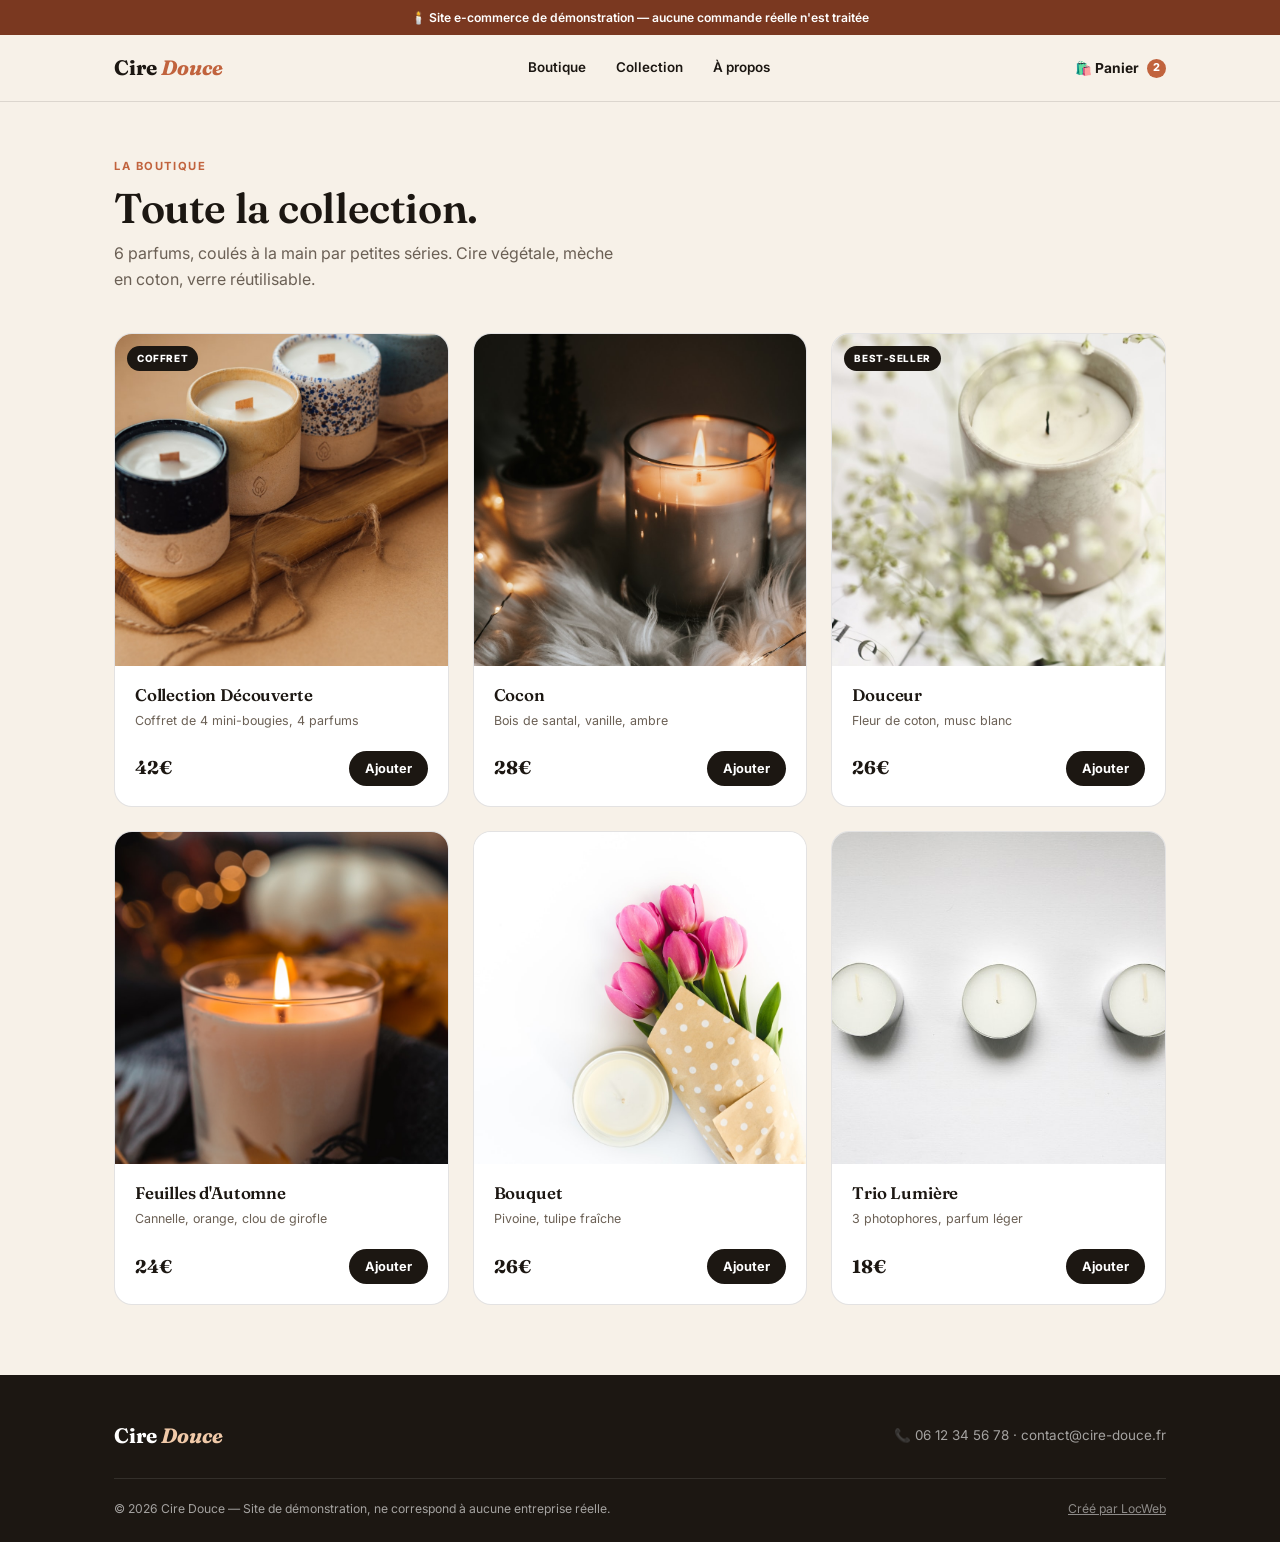
<file: boutique-demo/boutique/index.html>
<!DOCTYPE html>
<html lang="fr">
<head>
<meta charset="UTF-8">
<meta name="viewport" content="width=device-width, initial-scale=1.0">
<title>La Boutique — Cire Douce</title>
<meta name="description" content="Toute la collection de bougies parfumées Cire Douce, coulées à la main.">
<link rel="preconnect" href="https://fonts.googleapis.com">
<link rel="preconnect" href="https://fonts.gstatic.com" crossorigin>
<link href="https://fonts.googleapis.com/css2?family=Fraunces:opsz,wght@9..144,500;9..144,600;9..144,700&family=Inter:wght@400;500;600;700;800&display=swap" rel="stylesheet">
<link rel="stylesheet" href="../boutique.css">
</head>
<body>

<div class="demo-banner">🕯️ Site e-commerce de démonstration — aucune commande réelle n'est traitée</div>

<header>
  <div class="nav-inner">
    <a href="../index.html" class="logo">Cire <em>Douce</em></a>
    <nav class="links">
      <a href="index.html">Boutique</a>
      <a href="../index.html#collection">Collection</a>
      <a href="../index.html#apropos">À propos</a>
    </nav>
    <div class="header-right">
      <a href="../panier/index.html" class="cart-btn">🛍️ Panier <span class="cart-count">2</span></a>
    </div>
  </div>
</header>

<section style="padding-top:50px;padding-bottom:20px;">
  <div class="container">
    <span class="tag">La boutique</span>
    <h1 style="font-size:clamp(1.8rem,3.6vw,2.6rem);">Toute la collection.</h1>
    <p style="color:#6b6055;margin-top:10px;max-width:500px;">6 parfums, coulés à la main par petites séries. Cire végétale, mèche en coton, verre réutilisable.</p>
  </div>
</section>

<section style="padding-top:20px;">
  <div class="container">
    <div class="prod-grid">
      <div class="prod-card">
        <div class="prod-img"><span class="prod-badge">Coffret</span><img src="../assets/produit-collection.jpg" alt="Collection Découverte"></div>
        <div class="prod-body">
          <h3>Collection Découverte</h3>
          <span class="prod-notes">Coffret de 4 mini-bougies, 4 parfums</span>
          <div class="prod-row"><span class="prod-price">42€</span><button class="prod-add">Ajouter</button></div>
        </div>
      </div>
      <div class="prod-card">
        <div class="prod-img"><img src="../assets/produit-cocon.jpg" alt="Bougie Cocon"></div>
        <div class="prod-body">
          <h3>Cocon</h3>
          <span class="prod-notes">Bois de santal, vanille, ambre</span>
          <div class="prod-row"><span class="prod-price">28€</span><button class="prod-add">Ajouter</button></div>
        </div>
      </div>
      <div class="prod-card">
        <div class="prod-img"><span class="prod-badge">Best-seller</span><img src="../assets/produit-douceur.jpg" alt="Bougie Douceur"></div>
        <div class="prod-body">
          <h3>Douceur</h3>
          <span class="prod-notes">Fleur de coton, musc blanc</span>
          <div class="prod-row"><span class="prod-price">26€</span><button class="prod-add">Ajouter</button></div>
        </div>
      </div>
      <div class="prod-card">
        <div class="prod-img"><img src="../assets/produit-automne.jpg" alt="Bougie Feuilles d'Automne"></div>
        <div class="prod-body">
          <h3>Feuilles d'Automne</h3>
          <span class="prod-notes">Cannelle, orange, clou de girofle</span>
          <div class="prod-row"><span class="prod-price">24€</span><button class="prod-add">Ajouter</button></div>
        </div>
      </div>
      <div class="prod-card">
        <div class="prod-img"><img src="../assets/produit-bouquet.jpg" alt="Bougie Bouquet"></div>
        <div class="prod-body">
          <h3>Bouquet</h3>
          <span class="prod-notes">Pivoine, tulipe fraîche</span>
          <div class="prod-row"><span class="prod-price">26€</span><button class="prod-add">Ajouter</button></div>
        </div>
      </div>
      <div class="prod-card">
        <div class="prod-img"><img src="../assets/produit-trio.jpg" alt="Trio Lumière"></div>
        <div class="prod-body">
          <h3>Trio Lumière</h3>
          <span class="prod-notes">3 photophores, parfum léger</span>
          <div class="prod-row"><span class="prod-price">18€</span><button class="prod-add">Ajouter</button></div>
        </div>
      </div>
    </div>
  </div>
</section>

<footer>
  <div class="container">
    <div class="footer-inner">
      <div class="logo">Cire <em style="color:#f0c9a8;font-style:italic;">Douce</em></div>
      <span>📞 06 12 34 56 78 · contact@cire-douce.fr</span>
    </div>
    <div class="footer-bottom">
      <span>© 2026 Cire Douce — Site de démonstration, ne correspond à aucune entreprise réelle.</span>
      <span><a href="https://locweb.fr" target="_blank" rel="noopener">Créé par LocWeb</a></span>
    </div>
  </div>
</footer>

</body>
</html>
</file>
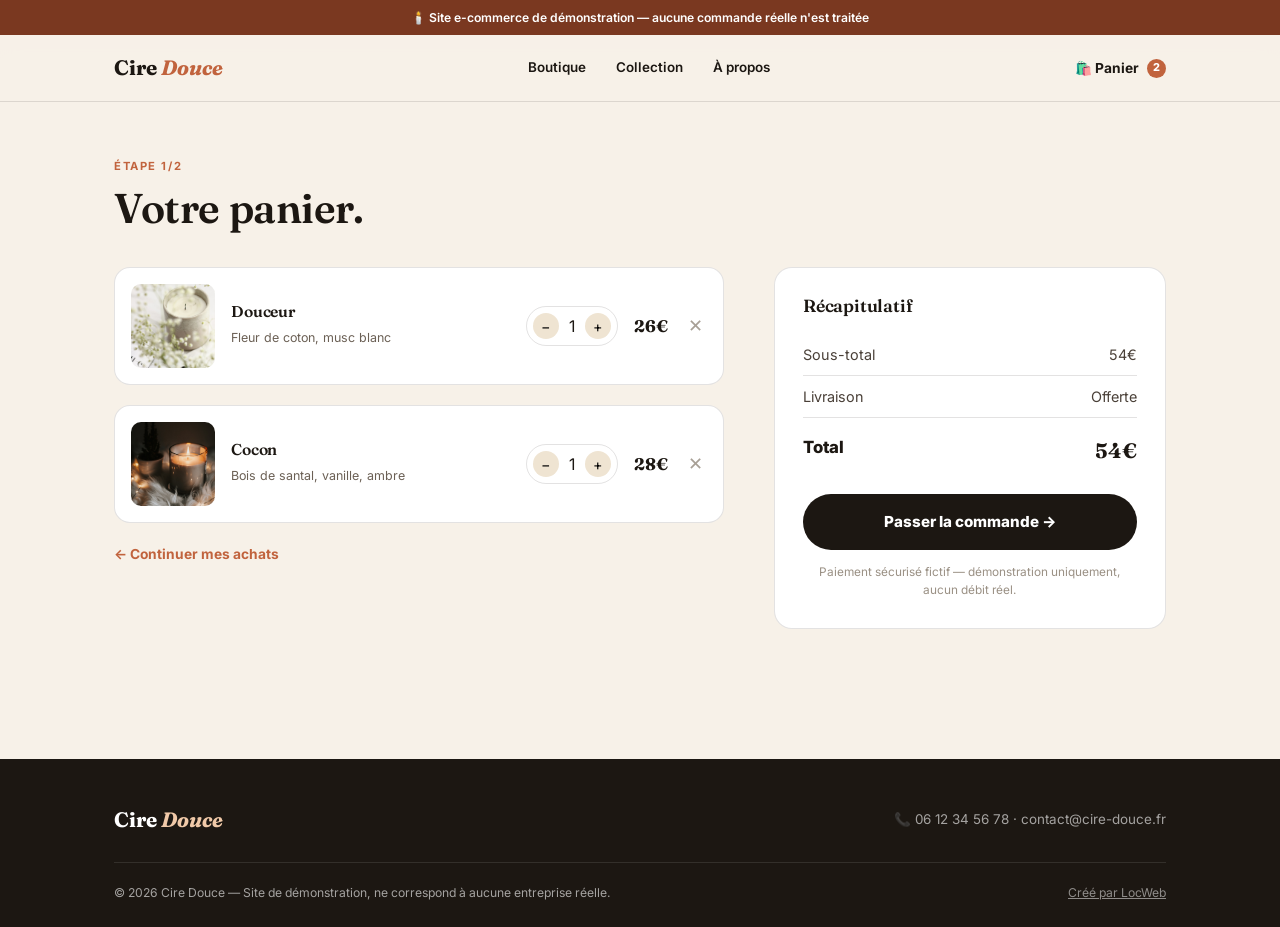
<file: boutique-demo/panier/index.html>
<!DOCTYPE html>
<html lang="fr">
<head>
<meta charset="UTF-8">
<meta name="viewport" content="width=device-width, initial-scale=1.0">
<title>Votre panier — Cire Douce</title>
<link rel="preconnect" href="https://fonts.googleapis.com">
<link rel="preconnect" href="https://fonts.gstatic.com" crossorigin>
<link href="https://fonts.googleapis.com/css2?family=Fraunces:opsz,wght@9..144,500;9..144,600;9..144,700&family=Inter:wght@400;500;600;700;800&display=swap" rel="stylesheet">
<link rel="stylesheet" href="../boutique.css">
</head>
<body>

<div class="demo-banner">🕯️ Site e-commerce de démonstration — aucune commande réelle n'est traitée</div>

<header>
  <div class="nav-inner">
    <a href="../index.html" class="logo">Cire <em>Douce</em></a>
    <nav class="links">
      <a href="../boutique/index.html">Boutique</a>
      <a href="../index.html#collection">Collection</a>
      <a href="../index.html#apropos">À propos</a>
    </nav>
    <div class="header-right">
      <a href="index.html" class="cart-btn">🛍️ Panier <span class="cart-count">2</span></a>
    </div>
  </div>
</header>

<section style="padding-top:50px;">
  <div class="container">
    <span class="tag">Étape 1/2</span>
    <h1 style="font-size:clamp(1.8rem,3.6vw,2.6rem);margin-bottom:36px;">Votre panier.</h1>

    <div class="panier-grid">
      <div class="panier-list">
        <div class="panier-item">
          <img src="../assets/produit-douceur.jpg" alt="Bougie Douceur">
          <div class="panier-item-info">
            <h3>Douceur</h3>
            <span>Fleur de coton, musc blanc</span>
          </div>
          <div class="qty-box"><button aria-label="Diminuer">−</button><span>1</span><button aria-label="Augmenter">+</button></div>
          <span class="panier-item-price">26€</span>
          <button class="panier-remove" aria-label="Retirer">✕</button>
        </div>
        <div class="panier-item">
          <img src="../assets/produit-cocon.jpg" alt="Bougie Cocon">
          <div class="panier-item-info">
            <h3>Cocon</h3>
            <span>Bois de santal, vanille, ambre</span>
          </div>
          <div class="qty-box"><button aria-label="Diminuer">−</button><span>1</span><button aria-label="Augmenter">+</button></div>
          <span class="panier-item-price">28€</span>
          <button class="panier-remove" aria-label="Retirer">✕</button>
        </div>
        <a href="../boutique/index.html" style="font-size:.86rem;font-weight:700;color:var(--terracotta);text-decoration:none;">← Continuer mes achats</a>
      </div>

      <div class="summary-card">
        <h3>Récapitulatif</h3>
        <div class="summary-row"><span>Sous-total</span><span>54€</span></div>
        <div class="summary-row"><span>Livraison</span><span>Offerte</span></div>
        <div class="summary-row total"><span>Total</span><b>54€</b></div>
        <a href="../confirmation/index.html" class="btn-dark" style="display:flex;">Passer la commande →</a>
        <p class="summary-note">Paiement sécurisé fictif — démonstration uniquement, aucun débit réel.</p>
      </div>
    </div>
  </div>
</section>

<footer style="margin-top:60px;">
  <div class="container">
    <div class="footer-inner">
      <div class="logo">Cire <em style="color:#f0c9a8;font-style:italic;">Douce</em></div>
      <span>📞 06 12 34 56 78 · contact@cire-douce.fr</span>
    </div>
    <div class="footer-bottom">
      <span>© 2026 Cire Douce — Site de démonstration, ne correspond à aucune entreprise réelle.</span>
      <span><a href="https://locweb.fr" target="_blank" rel="noopener">Créé par LocWeb</a></span>
    </div>
  </div>
</footer>

</body>
</html>
</file>
<file: boutique-demo/boutique.css>
:root{
  --terracotta:#c1633d; --terracotta-dark:#7a3820; --ink:#1c1712;
  --cream:#f7f1e8; --cream2:#efe4d2; --line:rgba(28,23,18,.12);
  --sans:'Inter',sans-serif; --serif:'Fraunces',serif;
}
*{box-sizing:border-box;margin:0;padding:0;}
html{scroll-behavior:auto;}
body{font-family:var(--sans);color:var(--ink);background:var(--cream);line-height:1.6;overflow-x:hidden;}
img{max-width:100%;display:block;}
a{color:inherit;}
.container{max-width:1180px;margin:0 auto;padding:0 20px;}
@media(min-width:900px){.container{padding:0 5vw;}}
h1,h2,h3{font-family:var(--serif);font-weight:600;letter-spacing:-.01em;line-height:1.1;}
.tag{display:inline-block;font-size:.7rem;font-weight:700;text-transform:uppercase;letter-spacing:.14em;color:var(--terracotta);margin-bottom:10px;}

/* Header */
header{position:sticky;top:0;z-index:500;background:rgba(247,241,232,.94);backdrop-filter:blur(10px);border-bottom:1px solid var(--line);}
.nav-inner{display:flex;align-items:center;justify-content:space-between;padding:16px 20px;max-width:1180px;margin:0 auto;}
@media(min-width:900px){.nav-inner{padding:16px 5vw;}}
.logo{font-family:var(--serif);font-weight:700;font-size:1.3rem;color:var(--ink);text-decoration:none;white-space:nowrap;}
.logo em{font-style:italic;color:var(--terracotta);}
nav.links{display:none;gap:30px;align-items:center;}
nav.links a{font-size:.84rem;font-weight:600;text-decoration:none;color:var(--ink);}
@media(min-width:760px){nav.links{display:flex;}}
.header-right{display:flex;align-items:center;gap:16px;}
.cart-btn{position:relative;display:flex;align-items:center;gap:8px;text-decoration:none;color:var(--ink);font-weight:700;font-size:.86rem;}
.cart-count{background:var(--terracotta);color:#fff;font-size:.68rem;font-weight:800;width:19px;height:19px;border-radius:50%;display:flex;align-items:center;justify-content:center;}

/* Sections */
section{padding:70px 0;}
.s-head{margin-bottom:40px;max-width:600px;}
.s-head h2{font-size:clamp(1.6rem,3.2vw,2.2rem);}

/* Hero (page accueil) */
.hero{position:relative;min-height:88vh;display:flex;align-items:flex-end;overflow:hidden;color:#fff;background:#2b2013;}
.hero-bg{position:absolute;inset:0;background-image:linear-gradient(180deg,rgba(28,20,10,.15) 0%,rgba(20,14,7,.35) 50%,rgba(14,10,5,.92) 100%),url('assets/hero.jpg');background-size:cover;background-position:center 32%;}
.hero-inner{position:relative;z-index:2;width:100%;max-width:1180px;margin:0 auto;padding:0 20px 64px;}
@media(min-width:900px){.hero-inner{padding:0 5vw 72px;}}
.hero-tag{display:inline-block;font-size:.7rem;font-weight:700;text-transform:uppercase;letter-spacing:.18em;color:#f0c9a8;background:rgba(255,255,255,.1);border:1px solid rgba(255,255,255,.16);padding:7px 16px;border-radius:100px;margin-bottom:20px;}
.hero h1{font-size:clamp(2.2rem,5.4vw,3.8rem);line-height:1.05;margin-bottom:18px;max-width:680px;}
.hero h1 em{font-style:italic;color:#f0c9a8;}
.hero-sub{font-size:1.05rem;color:rgba(255,255,255,.82);max-width:460px;margin-bottom:30px;}
.btn-primary{display:inline-flex;align-items:center;gap:9px;background:var(--terracotta);color:#fff;font-weight:800;font-size:.95rem;padding:16px 28px;border-radius:100px;text-decoration:none;border:none;cursor:pointer;font-family:var(--sans);}
.btn-outline{display:inline-flex;align-items:center;gap:9px;background:transparent;border:1.5px solid rgba(255,255,255,.4);color:#fff;font-weight:700;font-size:.95rem;padding:15px 26px;border-radius:100px;text-decoration:none;}
.btn-dark{display:inline-flex;align-items:center;gap:9px;background:var(--ink);color:#fff;font-weight:800;font-size:.95rem;padding:16px 28px;border-radius:100px;text-decoration:none;border:none;cursor:pointer;font-family:var(--sans);}

/* Product grid */
.prod-grid{display:grid;grid-template-columns:repeat(3,1fr);gap:24px;}
@media(max-width:900px){.prod-grid{grid-template-columns:repeat(2,1fr);}}
@media(max-width:600px){.prod-grid{grid-template-columns:1fr;}}
.prod-card{background:#fff;border-radius:18px;overflow:hidden;border:1px solid var(--line);display:flex;flex-direction:column;}
.prod-img{aspect-ratio:1/1;overflow:hidden;position:relative;}
.prod-img img{width:100%;height:100%;object-fit:cover;transition:transform .5s ease;}
.prod-card:hover .prod-img img{transform:scale(1.04);}
.prod-badge{position:absolute;top:12px;left:12px;background:var(--ink);color:#fff;font-size:.62rem;font-weight:800;text-transform:uppercase;letter-spacing:.06em;padding:5px 10px;border-radius:100px;}
.prod-body{padding:20px;display:flex;flex-direction:column;gap:6px;flex:1;}
.prod-body h3{font-size:1.05rem;}
.prod-notes{font-size:.78rem;color:#6b6055;}
.prod-row{display:flex;justify-content:space-between;align-items:center;margin-top:auto;padding-top:14px;}
.prod-price{font-family:var(--serif);font-weight:700;font-size:1.15rem;}
.prod-add{background:var(--ink);color:#fff;font-weight:700;font-size:.8rem;padding:10px 16px;border-radius:100px;border:none;cursor:pointer;font-family:var(--sans);}

/* Teaser (accueil) */
.teaser-grid{display:grid;grid-template-columns:repeat(4,1fr);gap:18px;}
@media(max-width:900px){.teaser-grid{grid-template-columns:repeat(2,1fr);}}
.teaser-card{position:relative;aspect-ratio:3/4;border-radius:16px;overflow:hidden;}
.teaser-card img{width:100%;height:100%;object-fit:cover;}
.teaser-cap{position:absolute;bottom:0;left:0;right:0;background:linear-gradient(transparent,rgba(20,14,7,.85));color:#fff;padding:20px 14px 12px;font-weight:700;font-size:.9rem;}

/* Panier */
.panier-grid{display:grid;grid-template-columns:1.4fr .9fr;gap:50px;align-items:start;}
@media(max-width:860px){.panier-grid{grid-template-columns:1fr;}}
.panier-list{display:flex;flex-direction:column;gap:20px;}
.panier-item{display:flex;gap:16px;align-items:center;background:#fff;border:1px solid var(--line);border-radius:16px;padding:16px;}
.panier-item img{width:84px;height:84px;border-radius:10px;object-fit:cover;flex-shrink:0;}
.panier-item-info{flex:1;}
.panier-item-info h3{font-size:.98rem;margin-bottom:3px;}
.panier-item-info span{font-size:.78rem;color:#6b6055;}
.qty-box{display:flex;align-items:center;gap:10px;border:1px solid var(--line);border-radius:100px;padding:6px 6px;}
.qty-box button{width:26px;height:26px;border-radius:50%;border:none;background:var(--cream2);cursor:pointer;font-size:.9rem;font-family:var(--sans);}
.panier-item-price{font-family:var(--serif);font-weight:700;font-size:1.05rem;white-space:nowrap;}
.panier-remove{background:none;border:none;color:#a8a096;cursor:pointer;font-size:1.1rem;padding:4px;}
.summary-card{background:#fff;border:1px solid var(--line);border-radius:18px;padding:28px;position:sticky;top:100px;}
.summary-card h3{font-size:1.1rem;margin-bottom:18px;}
.summary-row{display:flex;justify-content:space-between;font-size:.9rem;color:#4a4038;padding:9px 0;border-bottom:1px solid var(--line);}
.summary-row.total{border-bottom:none;padding-top:16px;font-weight:800;color:var(--ink);font-size:1.05rem;}
.summary-row.total b{font-family:var(--serif);font-size:1.3rem;}
.summary-card .btn-dark{width:100%;justify-content:center;margin-top:18px;}
.summary-note{font-size:.74rem;color:#9a9084;margin-top:14px;text-align:center;line-height:1.5;}

/* Confirmation */
.confirm-wrap{max-width:560px;margin:0 auto;text-align:center;padding:90px 20px;}
.confirm-check{width:76px;height:76px;border-radius:50%;background:#eaf3e8;color:#3a7a3f;display:flex;align-items:center;justify-content:center;font-size:2rem;margin:0 auto 26px;}
.confirm-wrap h1{font-size:clamp(1.8rem,4vw,2.4rem);margin-bottom:12px;}
.confirm-order{display:inline-block;background:var(--cream2);padding:8px 18px;border-radius:100px;font-weight:700;font-size:.86rem;margin:14px 0 30px;}
.confirm-summary{background:#fff;border:1px solid var(--line);border-radius:16px;padding:22px;text-align:left;margin-bottom:30px;}
.confirm-summary .row{display:flex;justify-content:space-between;font-size:.88rem;padding:8px 0;border-bottom:1px solid var(--line);}
.confirm-summary .row:last-child{border-bottom:none;font-weight:800;padding-top:14px;}
.confirm-steps{display:flex;justify-content:center;gap:26px;margin-bottom:34px;flex-wrap:wrap;}
.confirm-step{font-size:.78rem;color:#6b6055;display:flex;flex-direction:column;align-items:center;gap:6px;}
.confirm-step .ico{width:34px;height:34px;border-radius:50%;background:var(--cream2);display:flex;align-items:center;justify-content:center;font-size:1rem;}

/* Footer */
footer{background:var(--ink);color:rgba(255,255,255,.6);padding:44px 0 24px;font-size:.84rem;}
.footer-inner{display:flex;justify-content:space-between;align-items:center;flex-wrap:wrap;gap:14px;}
.footer-inner .logo{color:#fff;}
.footer-bottom{border-top:1px solid rgba(255,255,255,.1);margin-top:26px;padding-top:20px;font-size:.76rem;display:flex;justify-content:space-between;flex-wrap:wrap;gap:10px;}
.footer-bottom a{text-decoration:underline;color:rgba(255,255,255,.5);}

.demo-banner{background:var(--terracotta-dark);color:#fff;text-align:center;font-size:.76rem;font-weight:600;padding:8px 16px;}
</file>
